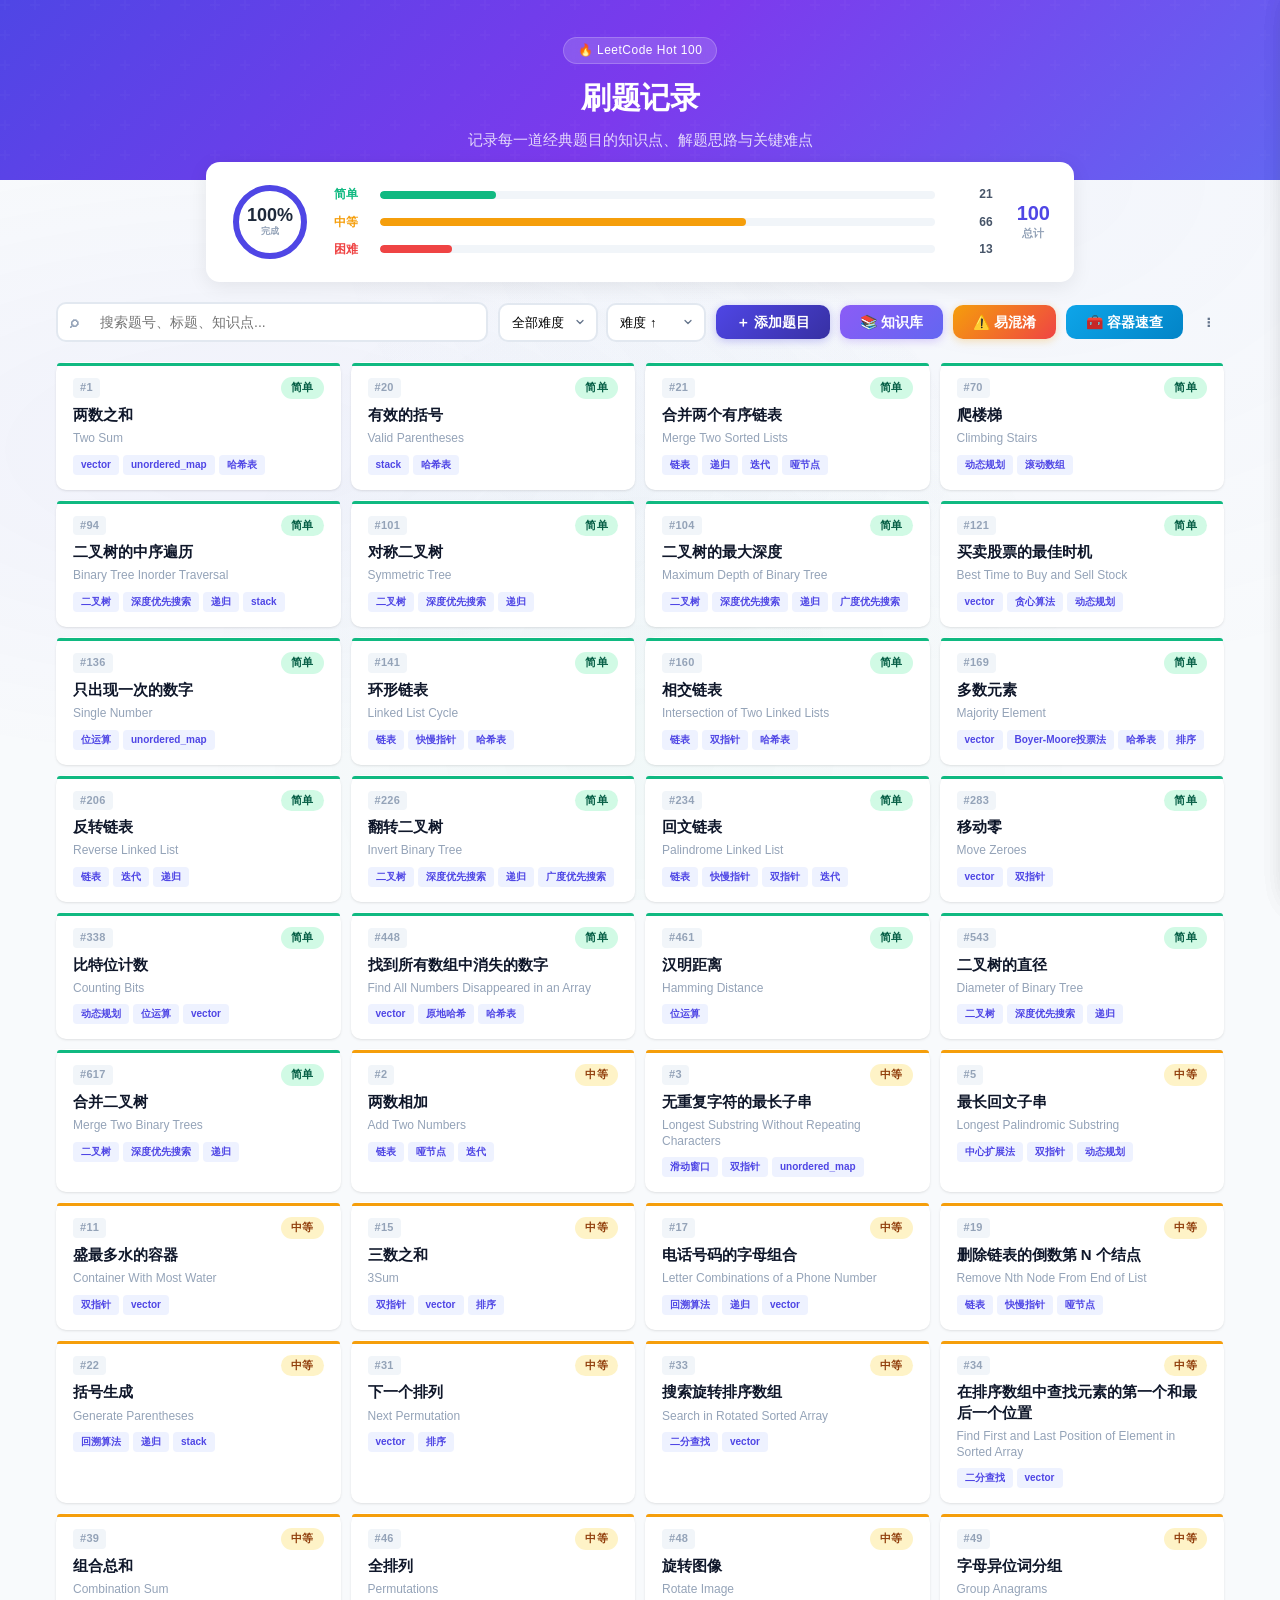
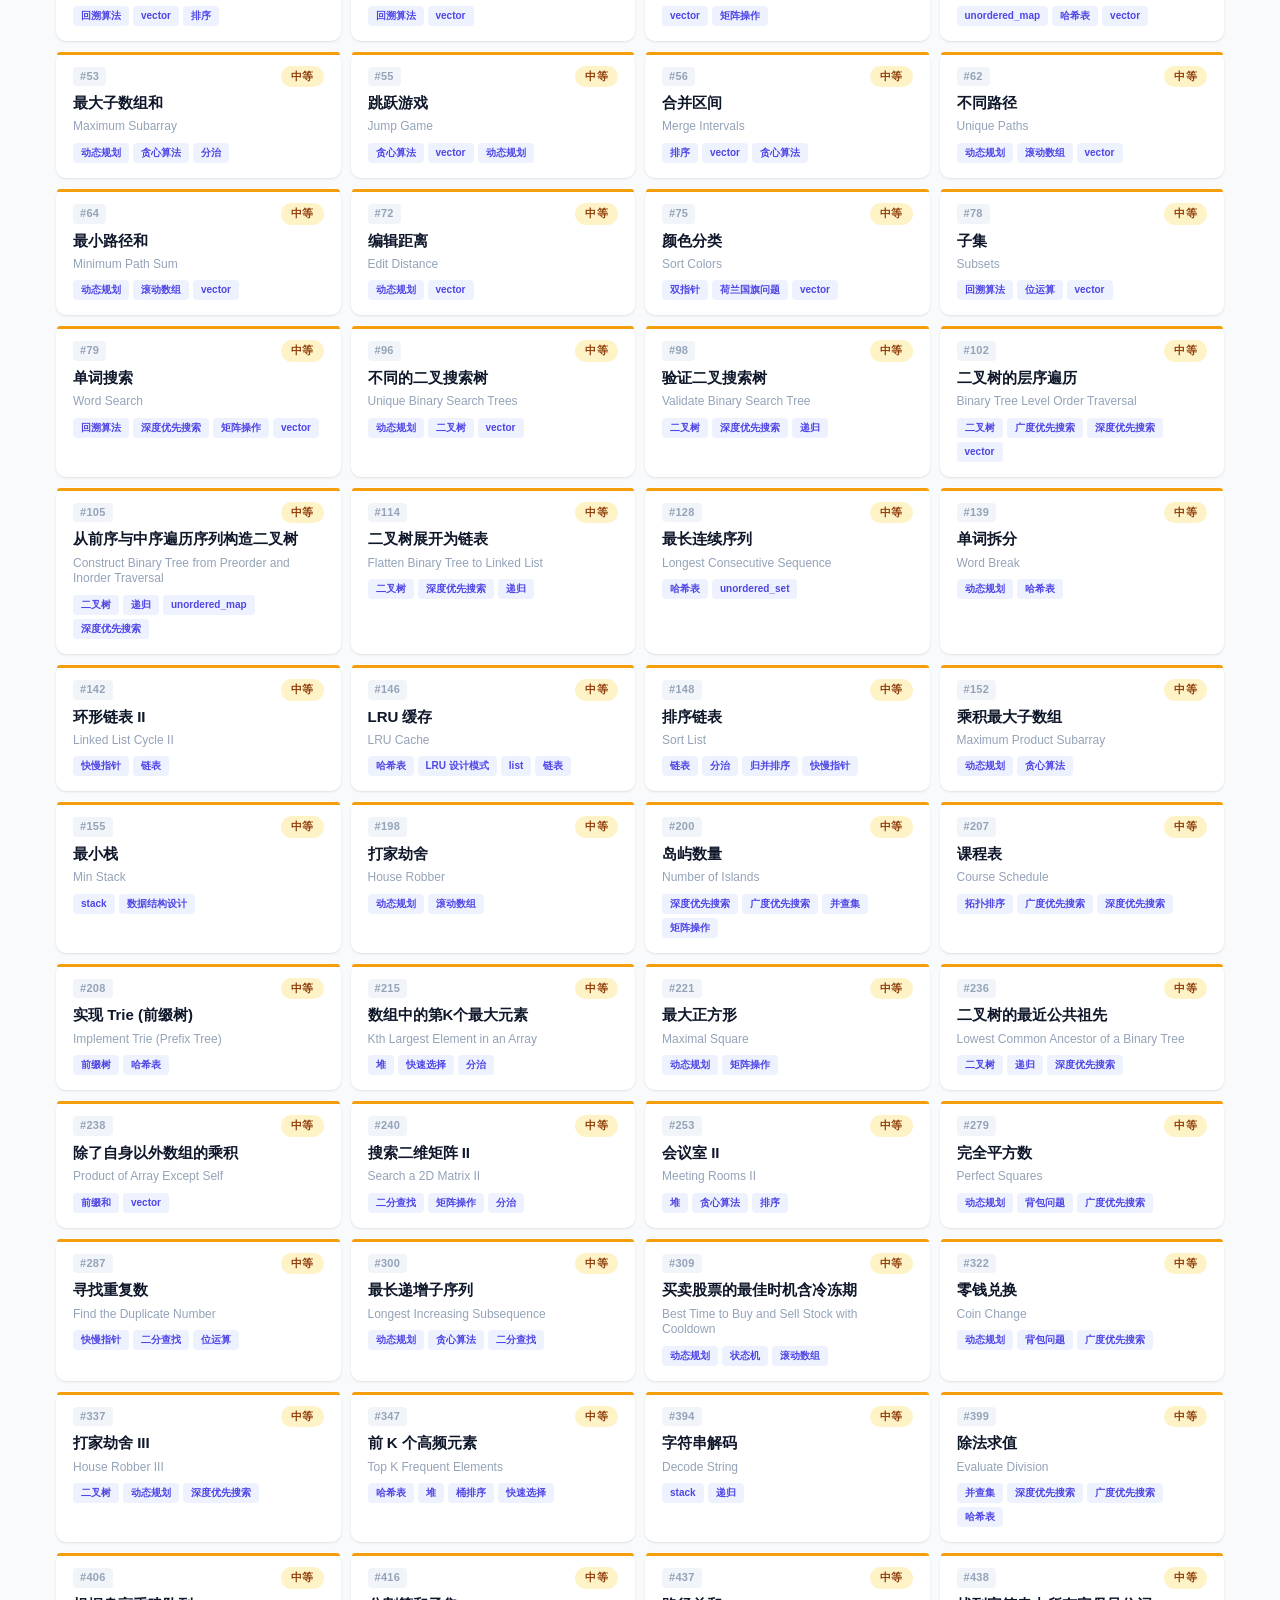
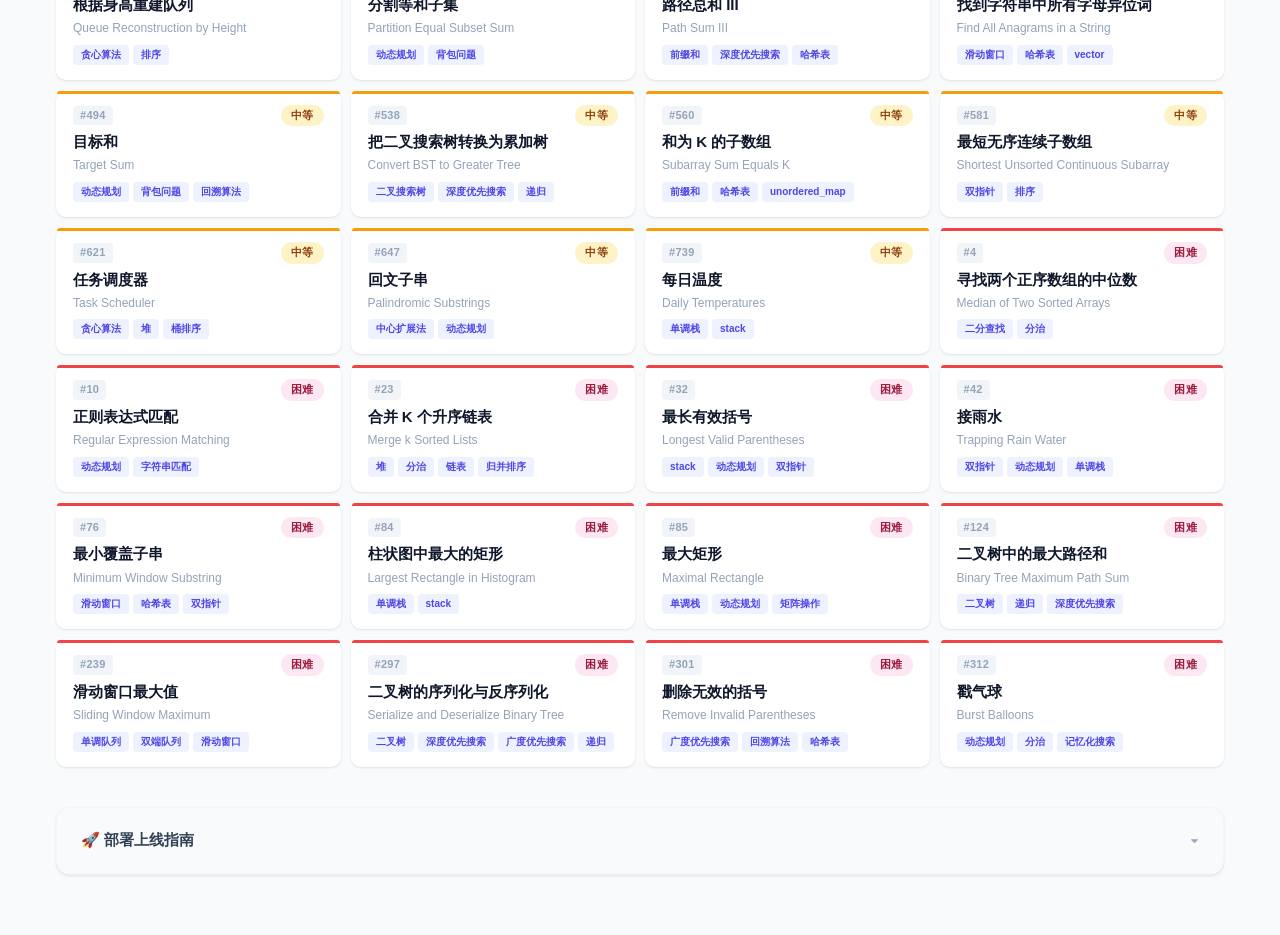
<file: index.html>
<!DOCTYPE html>
<html lang="zh-CN">
<head>
  <meta charset="UTF-8">
  <meta name="viewport" content="width=device-width, initial-scale=1.0">
  <title>LeetCode Hot 100 刷题记录</title>
  <link rel="icon" href="data:,">
  <link rel="stylesheet" href="style.css">
</head>
<body>

  <!-- ==================== HEADER ==================== -->
  <header class="header">
    <div class="header-content">
      <div class="header-badge">🔥 LeetCode Hot 100</div>
      <h1>刷题记录</h1>
      <p class="subtitle">记录每一道经典题目的知识点、解题思路与关键难点</p>
    </div>
  </header>

  <!-- ==================== PROGRESS ==================== -->
  <div class="progress-section">
    <div class="progress-card">
      <div class="progress-ring-wrap">
        <svg width="80" height="80" viewBox="0 0 80 80">
          <circle class="ring-bg" cx="40" cy="40" r="34"/>
          <circle class="ring-fg" id="progressRing" cx="40" cy="40" r="34"
            stroke-dasharray="213.6" stroke-dashoffset="213.6"/>
        </svg>
        <div class="ring-text">
          <span class="pct" id="progressPct">0%</span>
          <span class="pct-label">完成</span>
        </div>
      </div>
      <div class="progress-bars">
        <div class="progress-bar-row">
          <span class="pb-label" style="color:var(--easy)">简单</span>
          <div class="pb-track"><div class="pb-fill easy" id="barEasy"></div></div>
          <span class="pb-count" id="countEasy">0</span>
        </div>
        <div class="progress-bar-row">
          <span class="pb-label" style="color:var(--medium)">中等</span>
          <div class="pb-track"><div class="pb-fill medium" id="barMedium"></div></div>
          <span class="pb-count" id="countMedium">0</span>
        </div>
        <div class="progress-bar-row">
          <span class="pb-label" style="color:var(--hard)">困难</span>
          <div class="pb-track"><div class="pb-fill hard" id="barHard"></div></div>
          <span class="pb-count" id="countHard">0</span>
        </div>
      </div>
      <div class="stats-row">
        <div class="sr-item">
          <div class="sr-num" style="color:var(--primary)" id="statTotal">0</div>
          <div class="sr-label">总计</div>
        </div>
      </div>
    </div>
  </div>

  <!-- ==================== MAIN ==================== -->
  <div class="container">

    <!-- Toolbar -->
    <div class="toolbar">
      <div class="search-box">
        <span class="search-icon">⌕</span>
        <input type="text" id="searchInput" placeholder="搜索题号、标题、知识点..." oninput="renderCards()">
      </div>
      <div class="filters">
        <select id="filterDifficulty" onchange="renderCards()">
          <option value="">全部难度</option>
          <option value="简单">简单</option>
          <option value="中等">中等</option>
          <option value="困难">困难</option>
        </select>
        <select id="filterSort" onchange="renderCards()">
          <option value="difficulty" selected>难度 ↑</option>
          <option value="number-asc">题号 ↑</option>
          <option value="number-desc">题号 ↓</option>
          <option value="title">标题 A-Z</option>
          <option value="newest">最近添加</option>
        </select>
      </div>
      <button class="btn btn-primary" onclick="openAddModal()">＋ 添加题目</button>
      <button class="btn btn-knowledge" onclick="openKnowledgePanel()">📚 知识库</button>
      <button class="btn btn-confusion" onclick="openConfusionPanel()">⚠️ 易混淆</button>
      <button class="btn btn-container" onclick="openContainerPanel()">🧰 容器速查</button>
      <div class="dropdown-wrap">
        <button class="btn btn-ghost" onclick="toggleDropdown(event)" title="更多操作">⋮</button>
        <div class="dropdown-menu" id="dropdownMenu">
          <button class="dropdown-item" onclick="exportData()">📤 导出题目数据</button>
          <button class="dropdown-item" onclick="document.getElementById('importFileInput').click()">📥 导入题目数据</button>
          <button class="dropdown-item" onclick="exportKnowledgeData()">📤 导出知识库</button>
          <button class="dropdown-item" onclick="document.getElementById('importKnowledgeInput').click()">📥 导入知识库</button>
          <button class="dropdown-item" onclick="exportConfusionData()">📤 导出易混淆点</button>
          <button class="dropdown-item" onclick="document.getElementById('importConfusionInput').click()">📥 导入易混淆点</button>
          <button class="dropdown-item" onclick="resetAllData()">🗑️ 重置所有数据</button>
        </div>
      </div>
      <input type="file" id="importFileInput" accept=".json" style="display:none" onchange="importData(event)">
      <input type="file" id="importKnowledgeInput" accept=".json" style="display:none" onchange="importKnowledgeData(event)">
      <input type="file" id="importConfusionInput" accept=".json" style="display:none" onchange="importConfusionData(event)">
    </div>

    <!-- Card Grid -->
    <div id="cardGrid" class="card-grid"></div>

    <!-- Deploy Guide -->
    <div class="deploy-section">
      <div class="deploy-header" onclick="toggleDeploy(this)">
        <h3>🚀 部署上线指南</h3>
        <span class="deploy-toggle">▾</span>
      </div>
      <div class="deploy-body">
        <h4>📌 关于数据存储</h4>
        <p>所有数据保存在浏览器 <strong>localStorage</strong> 中，不会上传到任何服务器。数据按「题目」和「知识库」分开存储，迁移时分别导出导入。</p>

        <h4>方式一：GitHub Pages（推荐，免费）</h4>
        <div class="deploy-card">
          <div class="dc-title">📖 步骤说明</div>
          <div class="dc-desc">
            <ol style="padding-left:16px;margin:6px 0 0;">
              <li>在 GitHub 创建仓库（如 <code>leetcode-hot100</code>）</li>
              <li>上传 <code>index.html</code>、<code>style.css</code>、<code>app.js</code> 三个文件</li>
              <li>进入 Settings → Pages，Source 设为 <code>main</code> 分支</li>
              <li>访问 <code>https://你的用户名.github.io/leetcode-hot100/</code></li>
            </ol>
          </div>
        </div>

        <h4>方式二：Vercel</h4>
        <div class="deploy-card">
          <div class="dc-title">📖 步骤说明</div>
          <div class="dc-desc">
            <ol style="padding-left:16px;margin:6px 0 0;">
              <li>访问 <a href="https://vercel.com" target="_blank" style="color:var(--primary)">vercel.com</a> 用 GitHub 登录</li>
              <li>点击 Add New → Project，导入仓库</li>
              <li>部署后获得 <code>.vercel.app</code> 域名</li>
            </ol>
          </div>
        </div>

        <h4>方式三：Netlify（拖拽即部署）</h4>
        <div class="deploy-card">
          <div class="dc-title">📖 步骤说明</div>
          <div class="dc-desc">
            <ol style="padding-left:16px;margin:6px 0 0;">
              <li>访问 <a href="https://app.netlify.com" target="_blank" style="color:var(--primary)">app.netlify.com</a></li>
              <li>将整个文件夹拖拽到 Sites 区域</li>
              <li>自动部署完成</li>
            </ol>
          </div>
        </div>
      </div>
    </div>
  </div>

  <!-- ==================== PROBLEM FORM MODAL ==================== -->
  <div class="modal-overlay" id="formModal">
    <div class="modal">
      <div class="modal-header">
        <h2 id="formModalTitle">添加题目</h2>
        <button class="close-btn" onclick="closeFormModal()">✕</button>
      </div>
      <div class="modal-body">
        <div class="form-row">
          <div class="form-group">
            <label>题号 <span class="required">*</span></label>
            <input type="number" id="inputNumber" min="1" placeholder="如 1">
          </div>
          <div class="form-group">
            <label>难度 <span class="required">*</span></label>
            <select id="inputDifficulty">
              <option value="简单">简单</option>
              <option value="中等" selected>中等</option>
              <option value="困难">困难</option>
            </select>
          </div>
        </div>
        <div class="form-group">
          <label>中文标题 <span class="required">*</span></label>
          <input type="text" id="inputTitle" placeholder="如 两数之和">
        </div>
        <div class="form-group">
          <label>英文标题</label>
          <input type="text" id="inputTitleEn" placeholder="如 Two Sum">
        </div>
        <div class="form-group">
          <label>涉及知识点 <span class="required">*</span></label>
          <input type="text" id="inputKnowledge" placeholder="用逗号分隔，如 vector, unordered_map, 哈希表">
          <div class="hint">多个知识点请用逗号分隔</div>
        </div>
        <div class="form-group">
          <label>解题思路 <span class="required">*</span></label>
          <textarea id="inputSolution" rows="4" placeholder="描述解题思路，包括不同解法及其复杂度分析…"></textarea>
        </div>
        <div class="form-group">
          <label>关键难点</label>
          <textarea id="inputDifficulties" rows="3" placeholder="记录关键难点、易错点、边界条件…"></textarea>
        </div>
      </div>
      <div class="modal-footer">
        <button class="btn btn-secondary" onclick="closeFormModal()">取消</button>
        <button class="btn btn-primary" onclick="saveProblem()">保存</button>
      </div>
    </div>
  </div>

  <!-- ==================== PROBLEM DETAIL MODAL ==================== -->
  <div class="modal-overlay detail-modal" id="detailModal">
    <div class="modal">
      <div class="modal-header">
        <h2>题目详情</h2>
        <button class="close-btn" onclick="closeDetailModal()">✕</button>
      </div>
      <div class="modal-body" id="detailBody"></div>
      <div class="modal-footer">
        <button class="btn btn-secondary btn-sm" onclick="editFromDetail()">✏️ 编辑</button>
        <button class="btn btn-danger btn-sm" onclick="deleteFromDetail()">🗑️ 删除</button>
      </div>
    </div>
  </div>

  <!-- ==================== KNOWLEDGE SIDEBAR ==================== -->
  <div class="knowledge-overlay" id="knowledgeOverlay" onclick="closeKnowledgePanel()"></div>
  <div class="knowledge-panel" id="knowledgePanel">
    <div class="knowledge-panel-header">
      <button class="kph-back" id="knowledgeBackBtn" onclick="showKnowledgeList()">←</button>
      <div class="kph-title" id="knowledgePanelTitle">📚 知识库</div>
      <button class="kph-close" onclick="closeKnowledgePanel()">✕</button>
    </div>
    <div class="knowledge-panel-body" id="knowledgePanelBody"></div>
  </div>

  <!-- ==================== CONTAINER SIDEBAR ==================== -->
  <div class="knowledge-overlay" id="containerOverlay" onclick="closeContainerPanel()"></div>
  <div class="knowledge-panel" id="containerPanel">
    <div class="knowledge-panel-header">
      <button class="kph-back" id="containerBackBtn" onclick="renderContainerList()">←</button>
      <div class="kph-title" id="containerPanelTitle">🧰 STL 容器速查</div>
      <button class="kph-close" onclick="closeContainerPanel()">✕</button>
    </div>
    <div class="knowledge-panel-body" id="containerPanelBody"></div>
  </div>

  <!-- ==================== KNOWLEDGE FORM MODAL ==================== -->
  <div class="modal-overlay" id="knowledgeFormModal">
    <div class="modal">
      <div class="modal-header">
        <h2 id="kfTitle">添加知识点</h2>
        <button class="close-btn" onclick="closeKnowledgeForm()">✕</button>
      </div>
      <div class="modal-body">
        <div class="form-row">
          <div class="form-group">
            <label>知识点名称 <span class="required">*</span></label>
            <input type="text" id="kfName" placeholder="如 vector">
          </div>
          <div class="form-group">
            <label>分类 <span class="required">*</span></label>
            <input type="text" id="kfCategory" placeholder="如 STL 容器、算法思想">
          </div>
        </div>
        <div class="form-group">
          <label>一句话概括 <span class="required">*</span></label>
          <input type="text" id="kfSummary" placeholder="如 动态数组，支持随机访问">
        </div>
        <div class="form-group">
          <label>详细概念介绍 <span class="required">*</span></label>
          <textarea id="kfContent" rows="4" placeholder="详细介绍该知识点的概念、原理…"></textarea>
        </div>
        <div class="form-group">
          <label>常用方法 / API</label>
          <textarea id="kfMethods" rows="4" placeholder="格式：方法名 | 说明 | 时间复杂度&#10;如：push_back() | 尾部添加元素 | 均摊 O(1)"></textarea>
          <div class="hint">每行一条，用 | 分隔方法名、说明、时间复杂度</div>
        </div>
        <div class="form-group">
          <label>刷题技巧</label>
          <textarea id="kfTips" rows="3" placeholder="总结该知识点在 LeetCode 刷题中的使用技巧…"></textarea>
        </div>
      </div>
      <div class="modal-footer">
        <button class="btn btn-secondary" onclick="closeKnowledgeForm()">取消</button>
        <button class="btn btn-primary" onclick="saveKnowledge()">保存</button>
      </div>
    </div>
  </div>

  <!-- ==================== CONFUSION SIDEBAR ==================== -->
  <div class="knowledge-overlay" id="confusionOverlay" onclick="closeConfusionPanel()"></div>
  <div class="knowledge-panel" id="confusionPanel">
    <div class="knowledge-panel-header">
      <button class="kph-back" id="confusionBackBtn" onclick="showConfusionList()">←</button>
      <div class="kph-title" id="confusionPanelTitle">⚠️ 易混淆点</div>
      <button class="kph-close" onclick="closeConfusionPanel()">✕</button>
    </div>
    <div class="knowledge-panel-body" id="confusionPanelBody"></div>
  </div>

  <!-- ==================== CONFUSION FORM MODAL ==================== -->
  <div class="modal-overlay" id="confusionFormModal">
    <div class="modal">
      <div class="modal-header">
        <h2 id="cfTitle">添加易混淆点</h2>
        <button class="close-btn" onclick="closeConfusionForm()">✕</button>
      </div>
      <div class="modal-body">
        <div class="form-row">
          <div class="form-group">
            <label>标题 <span class="required">*</span></label>
            <input type="text" id="cfTitleInput" placeholder="如 二分查找循环条件 left <= right vs left < right">
          </div>
          <div class="form-group">
            <label>所属主题 <span class="required">*</span></label>
            <input type="text" id="cfCategory" placeholder="如 二分查找、回溯、双指针">
          </div>
        </div>
        <div class="form-group">
          <label>易混淆的内容 <span class="required">*</span></label>
          <textarea id="cfConfusion" rows="3" placeholder="描述两个（或多个）容易搞混的点是什么…"></textarea>
        </div>
        <div class="form-group">
          <label>区别与理解 <span class="required">*</span></label>
          <textarea id="cfDifference" rows="4" placeholder="解释它们的本质区别、各自适用场景、如何记忆…"></textarea>
        </div>
        <div class="form-group">
          <label>代码示例</label>
          <textarea id="cfExample" rows="4" placeholder="给出对比的代码片段（可选）"></textarea>
        </div>
        <div class="form-group">
          <label>记忆口诀 / 注意事项</label>
          <textarea id="cfTips" rows="3" placeholder="一句话记忆技巧，或易踩的坑…"></textarea>
        </div>
      </div>
      <div class="modal-footer">
        <button class="btn btn-secondary" onclick="closeConfusionForm()">取消</button>
        <button class="btn btn-primary" onclick="saveConfusion()">保存</button>
      </div>
    </div>
  </div>

  <!-- ==================== TOAST ==================== -->
  <div class="toast-container" id="toastContainer"></div>

  <!-- ==================== SCRIPTS ==================== -->
  <script src="app.js"></script>
</body>
</html>
</file>
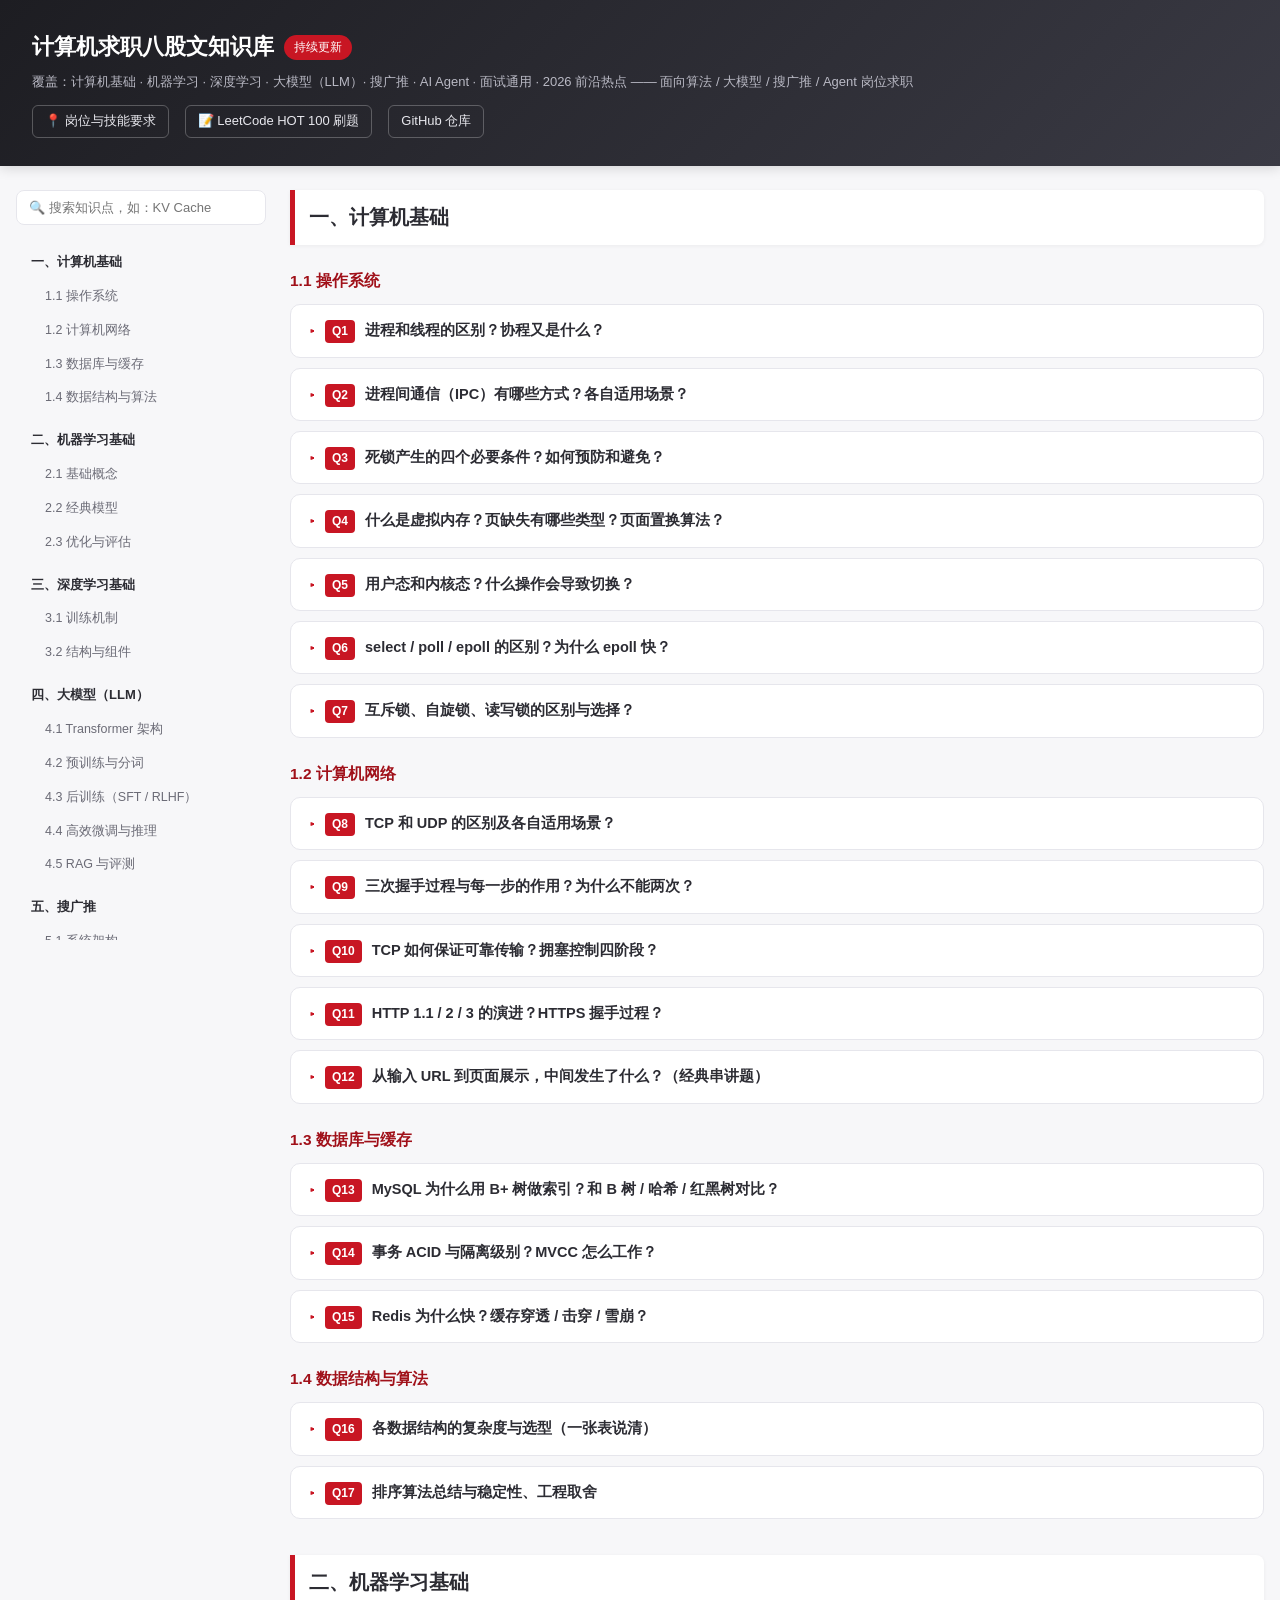
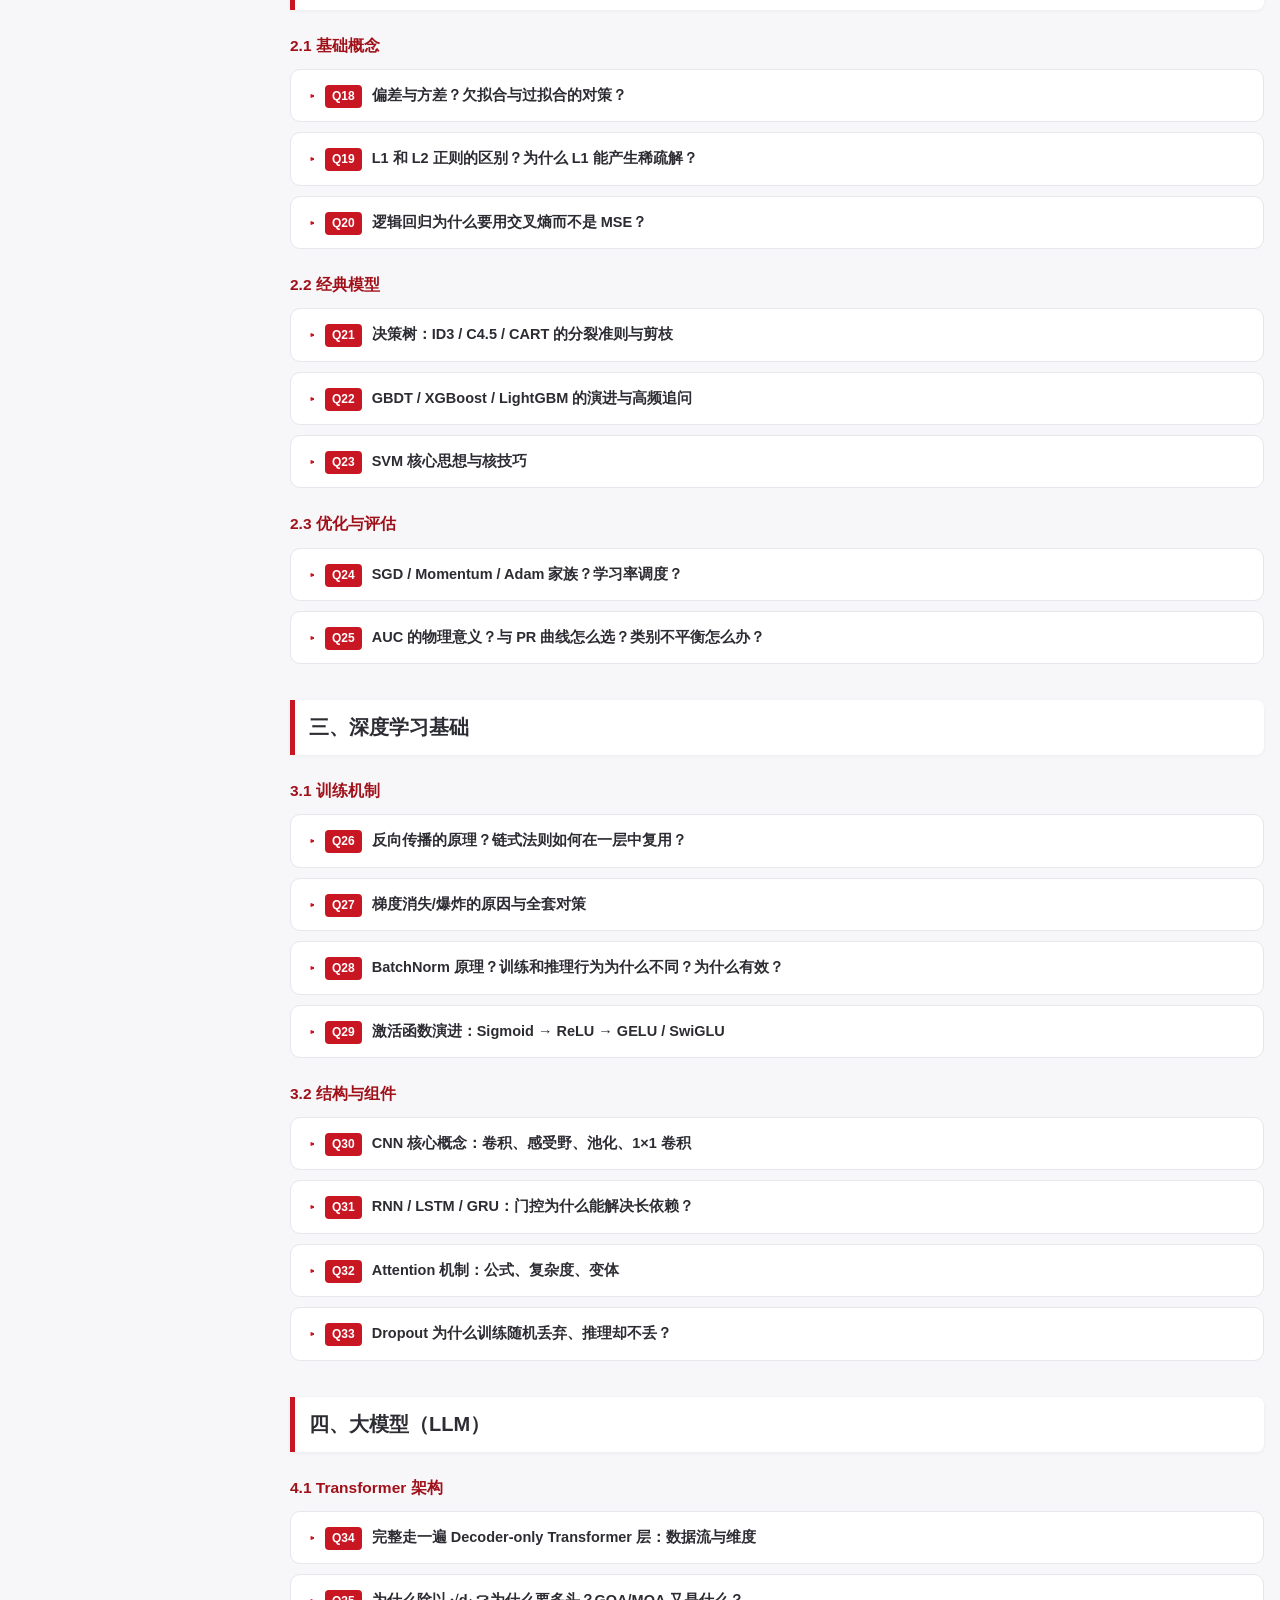
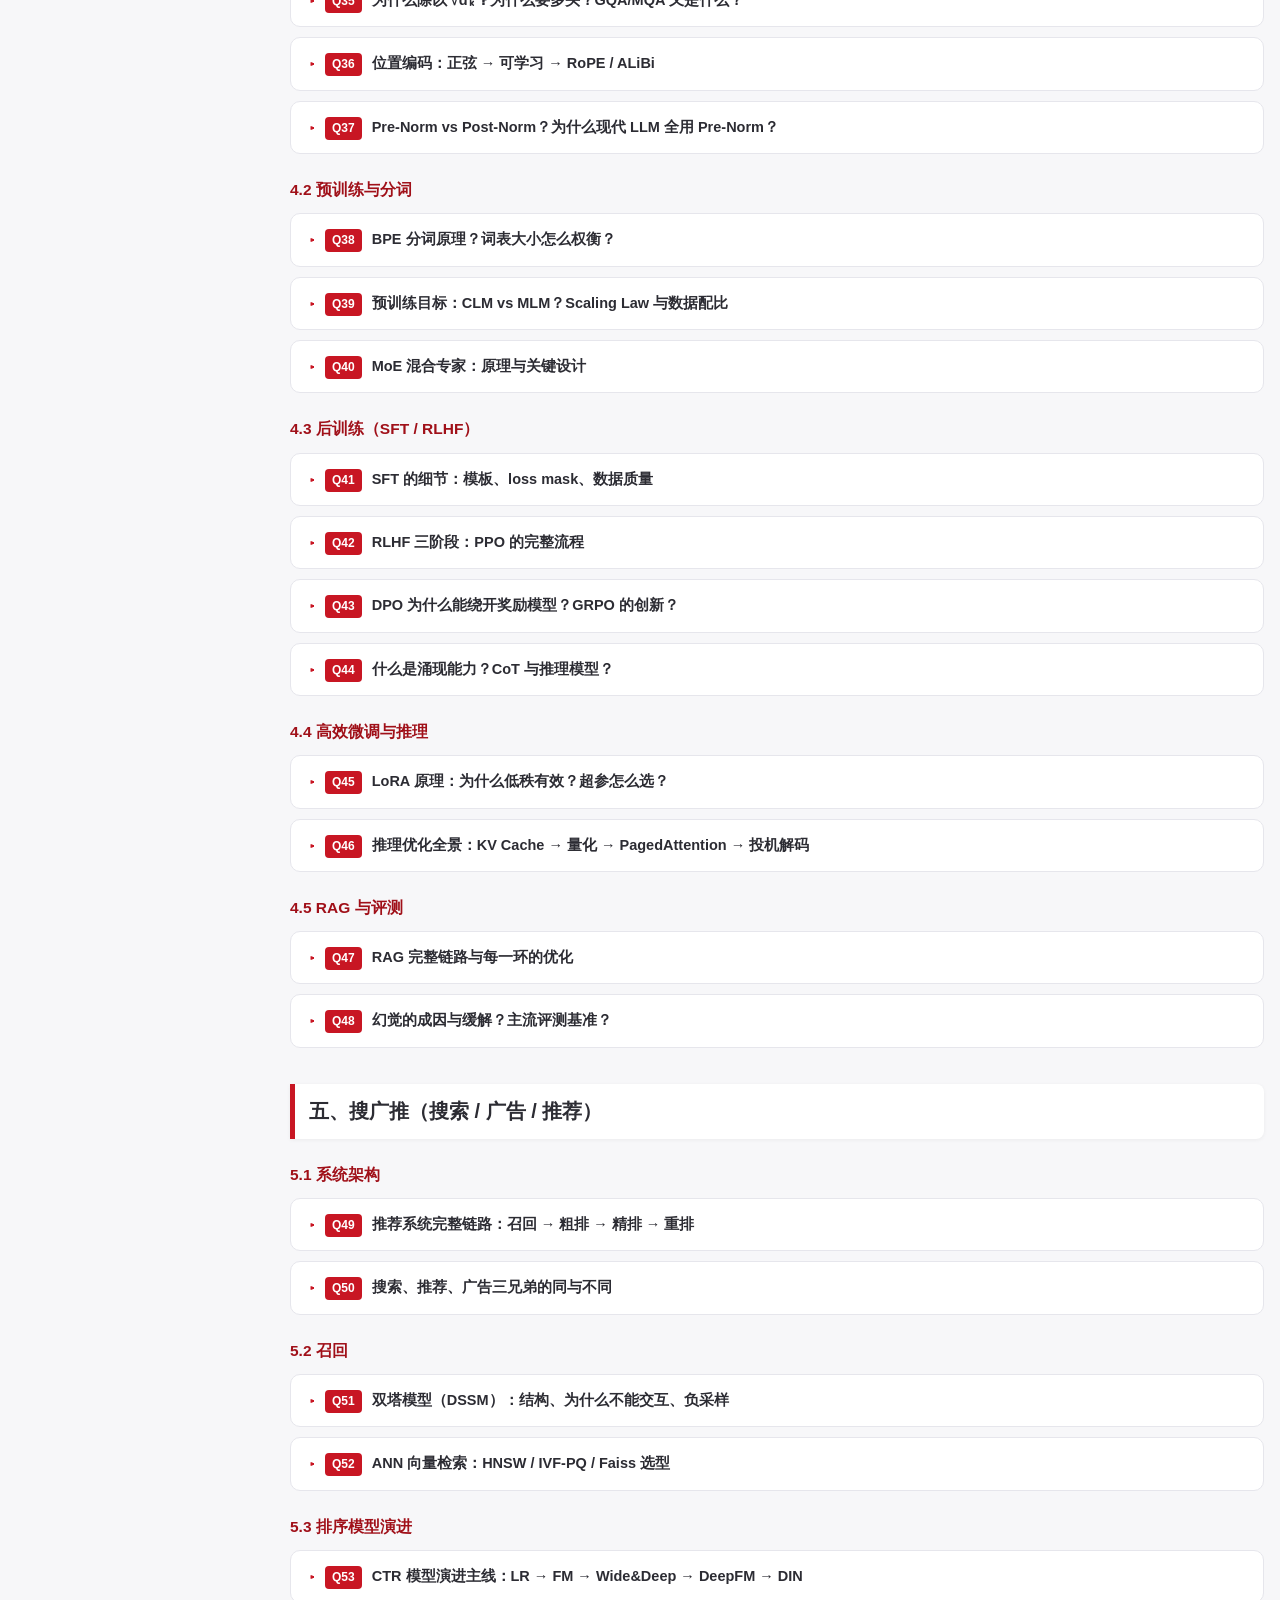
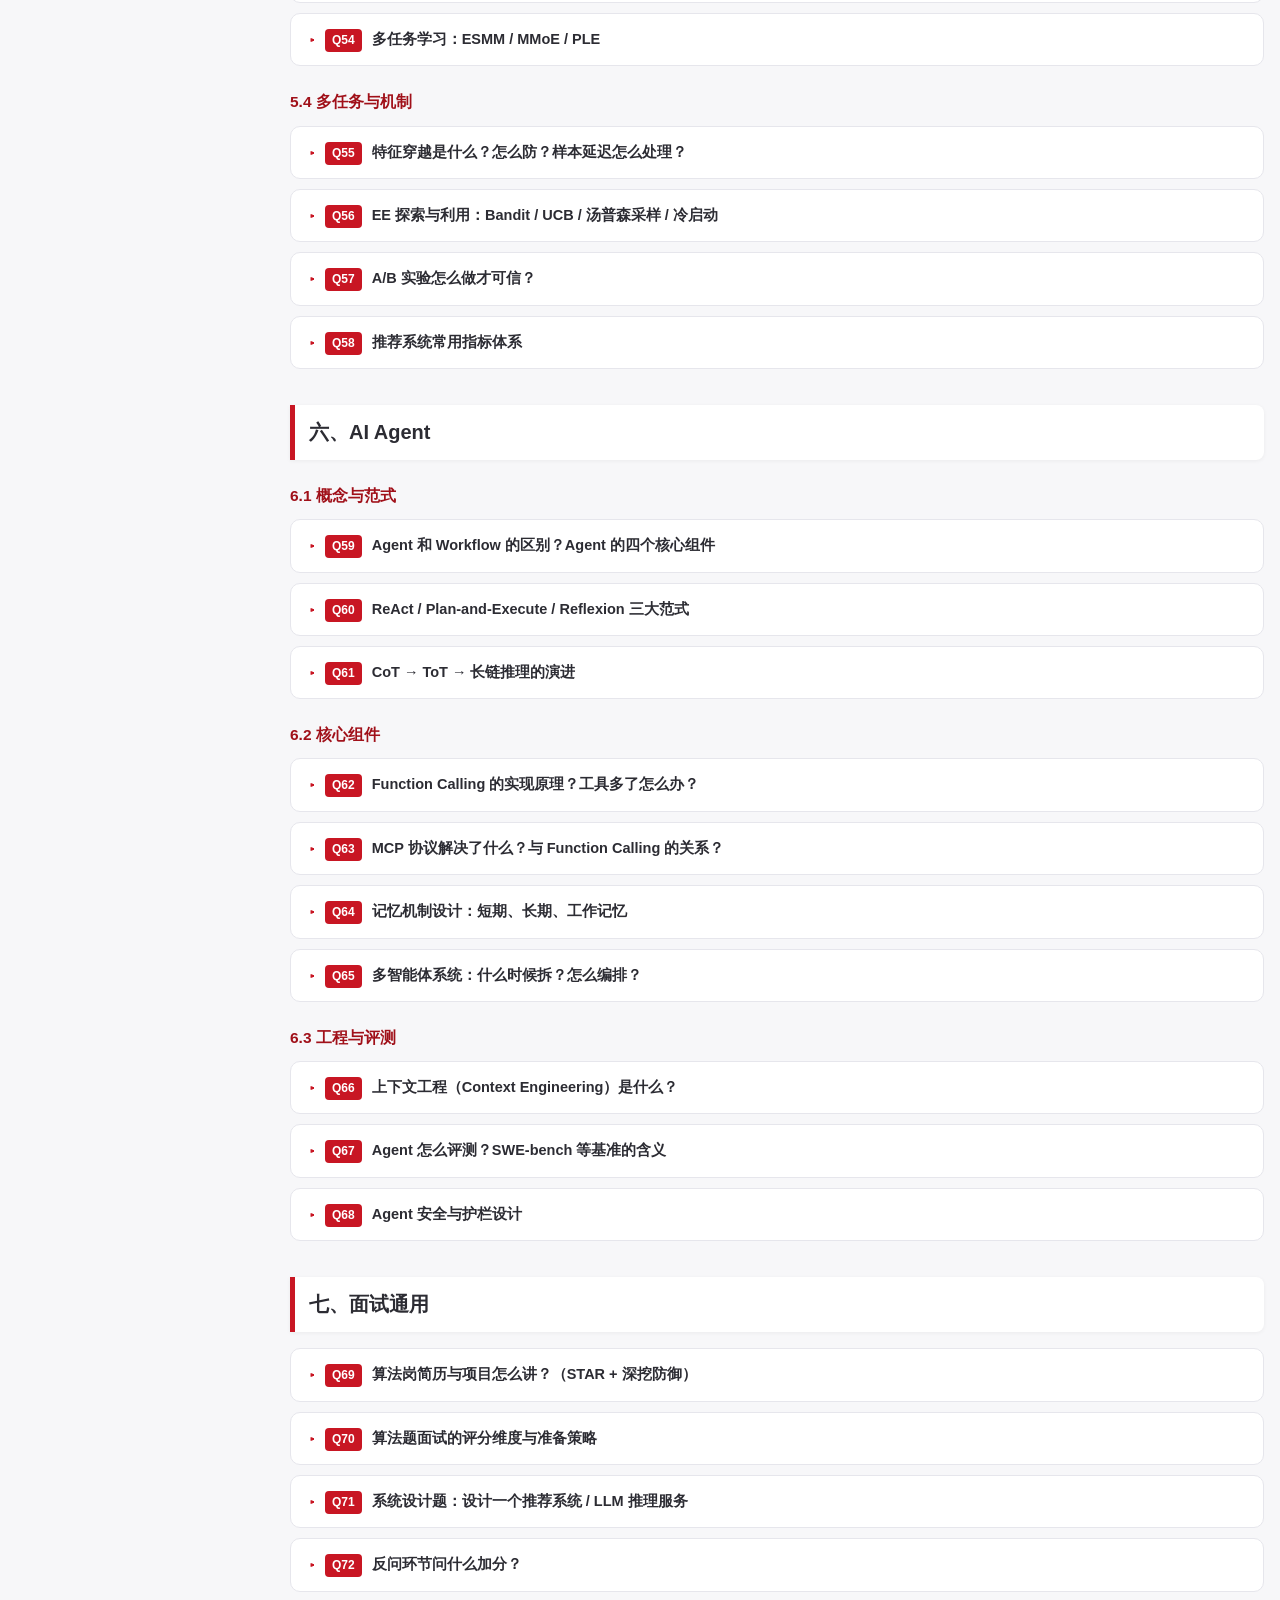
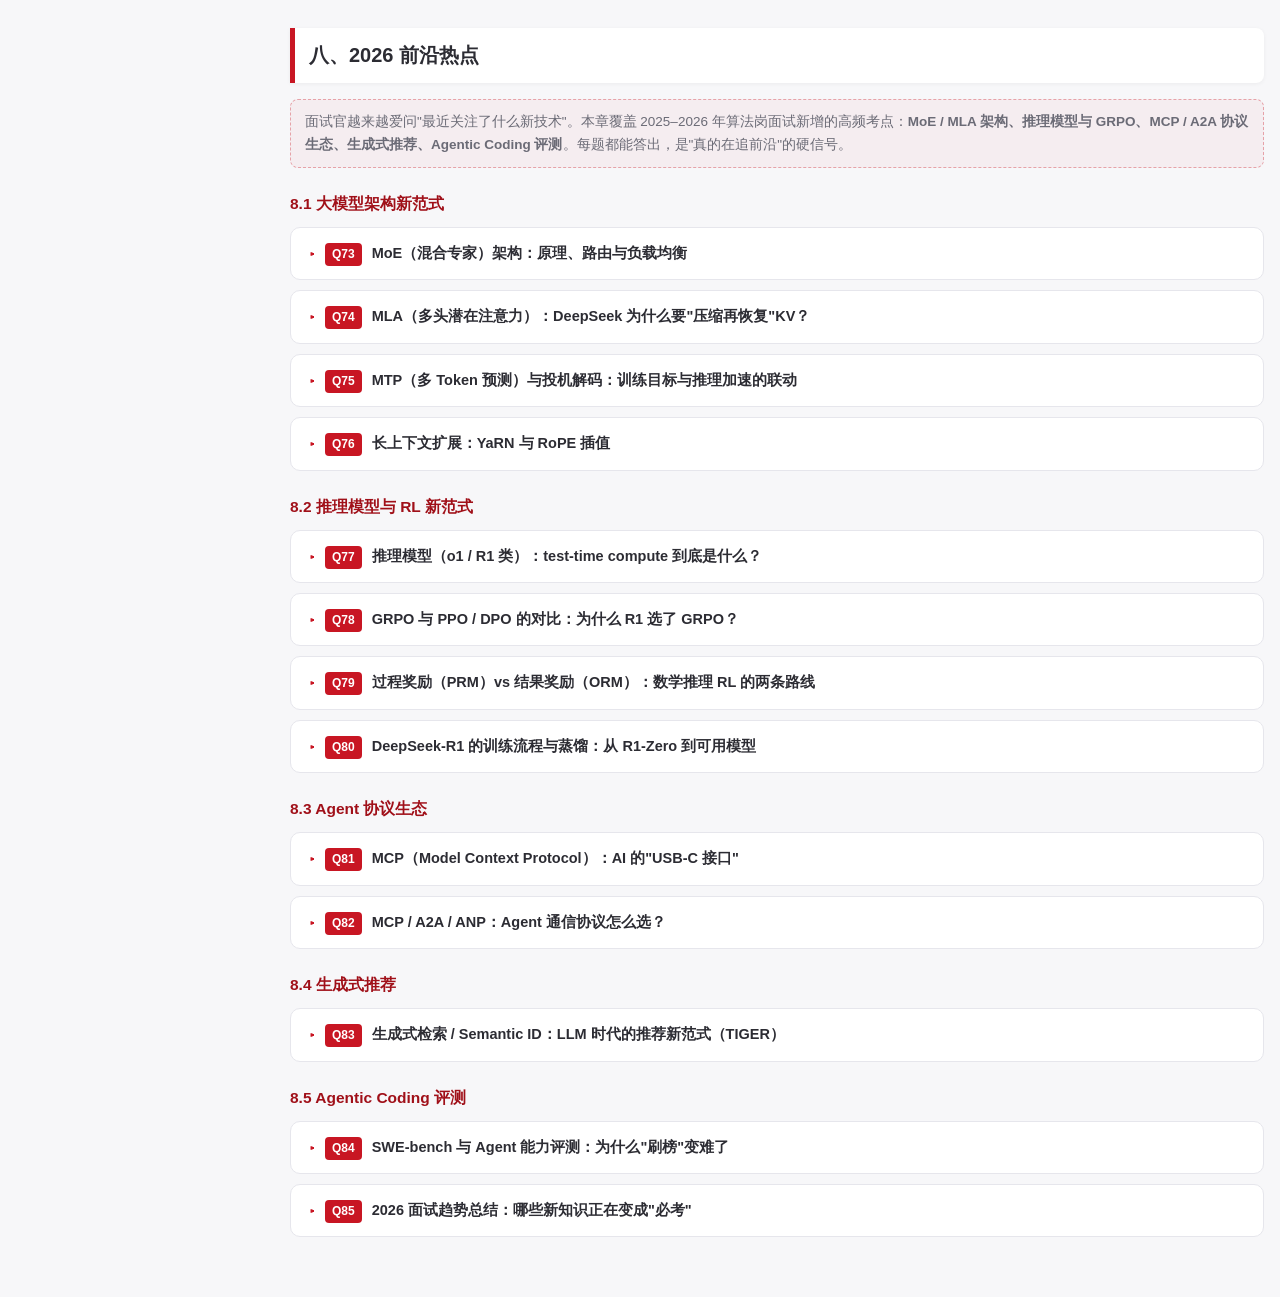
<file: baguwen/index.html>
<!DOCTYPE html>
<html lang="zh-CN">
<head>
<meta charset="UTF-8">
<meta name="viewport" content="width=device-width, initial-scale=1.0">
<title>计算机求职八股文知识库</title>
<style>
:root {
  --accent: #C81623; --accent-dark: #A01019; --bg: #f7f7f9; --card: #fff;
  --text: #2c2c33; --muted: #6b6b76; --border: #e6e6ec; --code-bg: #f2f2f5;
}
* { margin: 0; padding: 0; box-sizing: border-box; }
body { font-family: -apple-system, "PingFang SC", "Microsoft YaHei", sans-serif; background: var(--bg); color: var(--text); line-height: 1.75; }
header { background: linear-gradient(135deg, #1d1d22 0%, #3a3a44 100%); color: #fff; padding: 28px 32px; position: sticky; top: 0; z-index: 100; box-shadow: 0 2px 12px rgba(0,0,0,.15); }
header h1 { font-size: 22px; display: flex; align-items: center; gap: 10px; flex-wrap: wrap; }
header h1 .tag { font-size: 12px; background: var(--accent); padding: 2px 10px; border-radius: 999px; font-weight: normal; }
header .sub { font-size: 13px; color: #b9b9c4; margin-top: 4px; }
header nav { margin-top: 12px; display: flex; gap: 16px; flex-wrap: wrap; }
header nav a { color: #e8e8ee; font-size: 13px; text-decoration: none; padding: 4px 12px; border: 1px solid rgba(255,255,255,.25); border-radius: 6px; transition: all .2s; }
header nav a:hover { background: var(--accent); border-color: var(--accent); }
.layout { display: flex; max-width: 1400px; margin: 0 auto; gap: 24px; padding: 24px 16px; }
aside { width: 250px; flex-shrink: 0; position: sticky; top: 130px; align-self: flex-start; max-height: calc(100vh - 150px); overflow-y: auto; }
aside .search { width: 100%; padding: 9px 12px; border: 1.5px solid var(--border); border-radius: 8px; font-size: 13px; margin-bottom: 12px; outline: none; }
aside .search:focus { border-color: var(--accent); }
aside a { display: block; padding: 6px 12px; font-size: 13px; color: var(--muted); text-decoration: none; border-left: 3px solid transparent; border-radius: 0 6px 6px 0; }
aside a:hover { color: var(--accent); background: rgba(200,22,35,.05); }
aside a.lvl1 { font-weight: 600; color: var(--text); margin-top: 8px; }
aside a.lvl2 { padding-left: 26px; font-size: 12.5px; }
main { flex: 1; min-width: 0; }
section { margin-bottom: 36px; }
.secIntro { font-size: 13.5px; color: var(--muted); background: rgba(200,22,35,.04); border: 1px dashed rgba(200,22,35,.35); border-radius: 8px; padding: 10px 14px; margin: 10px 0 14px; }
h2 { font-size: 20px; padding: 10px 0 10px 14px; border-left: 5px solid var(--accent); margin-bottom: 16px; background: var(--card); border-radius: 0 8px 8px 0; box-shadow: 0 1px 4px rgba(0,0,0,.05); }
h3 { font-size: 15.5px; color: var(--accent-dark); margin: 22px 0 10px; }
details { background: var(--card); border: 1px solid var(--border); border-radius: 10px; margin-bottom: 10px; overflow: hidden; transition: box-shadow .2s; }
details:hover { box-shadow: 0 2px 10px rgba(0,0,0,.06); }
details[open] { border-color: rgba(200,22,35,.35); }
summary { padding: 13px 18px; font-weight: 600; font-size: 14.5px; cursor: pointer; list-style: none; display: flex; align-items: baseline; gap: 10px; user-select: none; }
summary::-webkit-details-marker { display: none; }
summary::before { content: "▸"; color: var(--accent); font-size: 12px; transition: transform .2s; flex-shrink: 0; }
details[open] summary::before { transform: rotate(90deg); }
summary .qno { font-size: 12px; color: #fff; background: var(--accent); border-radius: 4px; padding: 1px 7px; flex-shrink: 0; }
.ans { padding: 4px 20px 16px; font-size: 14px; color: #3a3a44; }
.ans p { margin: 8px 0; }
.ans ul, .ans ol { padding-left: 22px; margin: 8px 0; }
.ans li { margin: 4px 0; }
.ans b, .ans strong { color: #1d1d22; }
.ans code { background: var(--code-bg); padding: 1px 6px; border-radius: 4px; font-size: 13px; font-family: "JetBrains Mono", Consolas, monospace; color: var(--accent-dark); }
.ans pre { background: #24242e; color: #e8e8ee; padding: 14px 16px; border-radius: 8px; overflow-x: auto; font-size: 13px; line-height: 1.6; margin: 10px 0; }
.ans pre code { background: none; color: inherit; padding: 0; }
.ans table { width: 100%; border-collapse: collapse; margin: 10px 0; font-size: 13px; }
.ans th, .ans td { border: 1px solid var(--border); padding: 7px 10px; text-align: left; }
.ans th { background: var(--code-bg); font-weight: 600; }
.key { color: var(--accent); font-weight: 600; }
.hidden { display: none; }
#noResult { text-align: center; color: var(--muted); padding: 40px; display: none; }
#backTop { position: fixed; right: 24px; bottom: 30px; width: 42px; height: 42px; border-radius: 50%; background: var(--accent); color: #fff; border: none; font-size: 18px; cursor: pointer; box-shadow: 0 4px 12px rgba(200,22,35,.4); opacity: 0; transition: opacity .3s; pointer-events: none; z-index: 99; }
#backTop.show { opacity: 1; pointer-events: auto; }
@media (max-width: 900px) { aside { display: none; } .layout { padding: 12px; } }
</style>
</head>
<body>
<header>
  <h1>计算机求职八股文知识库 <span class="tag">持续更新</span></h1>
  <div class="sub">覆盖：计算机基础 · 机器学习 · 深度学习 · 大模型（LLM）· 搜广推 · AI Agent · 面试通用 · 2026 前沿热点 —— 面向算法 / 大模型 / 搜广推 / Agent 岗位求职</div>
  <nav>
    <a href="jobs.html">📍 岗位与技能要求</a>
    <a href="../index.html">📝 LeetCode HOT 100 刷题</a>
    <a href="https://github.com/YandL6/project" target="_blank">GitHub 仓库</a>
  </nav>
</header>
<div class="layout">
<aside>
  <input class="search" id="searchBox" type="text" placeholder="🔍 搜索知识点，如：KV Cache">
  <nav id="sideNav">
    <a class="lvl1" href="#sec1">一、计算机基础</a>
    <a class="lvl2" href="#sec1-1">1.1 操作系统</a>
    <a class="lvl2" href="#sec1-2">1.2 计算机网络</a>
    <a class="lvl2" href="#sec1-3">1.3 数据库与缓存</a>
    <a class="lvl2" href="#sec1-4">1.4 数据结构与算法</a>
    <a class="lvl1" href="#sec2">二、机器学习基础</a>
    <a class="lvl2" href="#sec2-1">2.1 基础概念</a>
    <a class="lvl2" href="#sec2-2">2.2 经典模型</a>
    <a class="lvl2" href="#sec2-3">2.3 优化与评估</a>
    <a class="lvl1" href="#sec3">三、深度学习基础</a>
    <a class="lvl2" href="#sec3-1">3.1 训练机制</a>
    <a class="lvl2" href="#sec3-2">3.2 结构与组件</a>
    <a class="lvl1" href="#sec4">四、大模型（LLM）</a>
    <a class="lvl2" href="#sec4-1">4.1 Transformer 架构</a>
    <a class="lvl2" href="#sec4-2">4.2 预训练与分词</a>
    <a class="lvl2" href="#sec4-3">4.3 后训练（SFT / RLHF）</a>
    <a class="lvl2" href="#sec4-4">4.4 高效微调与推理</a>
    <a class="lvl2" href="#sec4-5">4.5 RAG 与评测</a>
    <a class="lvl1" href="#sec5">五、搜广推</a>
    <a class="lvl2" href="#sec5-1">5.1 系统架构</a>
    <a class="lvl2" href="#sec5-2">5.2 召回</a>
    <a class="lvl2" href="#sec5-3">5.3 排序模型演进</a>
    <a class="lvl2" href="#sec5-4">5.4 多任务与机制</a>
    <a class="lvl1" href="#sec6">六、AI Agent</a>
    <a class="lvl2" href="#sec6-1">6.1 概念与范式</a>
    <a class="lvl2" href="#sec6-2">6.2 核心组件</a>
    <a class="lvl2" href="#sec6-3">6.3 工程与评测</a>
    <a class="lvl1" href="#sec7">七、面试通用</a>
    <a class="lvl1" href="#sec8">八、2026 前沿热点</a>
    <a class="lvl2" href="#sec8-1">8.1 大模型架构新范式</a>
    <a class="lvl2" href="#sec8-2">8.2 推理模型与 RL 新范式</a>
    <a class="lvl2" href="#sec8-3">8.3 Agent 协议生态</a>
    <a class="lvl2" href="#sec8-4">8.4 生成式推荐</a>
    <a class="lvl2" href="#sec8-5">8.5 Agentic Coding 评测</a>
  </nav>
</aside>
<main>
<div id="noResult">没有匹配的知识点，换个关键词试试</div>

<!-- ================= 一、计算机基础 ================= -->
<section id="sec1">
<h2>一、计算机基础</h2>

<h3 id="sec1-1">1.1 操作系统</h3>
<details><summary><span class="qno">Q1</span>进程和线程的区别？协程又是什么？</summary><div class="ans">
<p><b>进程</b>是资源分配的基本单位，拥有独立的虚拟地址空间、文件描述符表等；<b>线程</b>是 CPU 调度的基本单位，同进程内的线程共享地址空间和资源，只拥有自己的栈、寄存器和程序计数器。</p>
<ul>
<li><b>隔离性</b>：进程间隔离（一个进程崩溃不影响其他进程），线程间不隔离（一个线程段错误可能带崩整个进程）</li>
<li><b>切换开销</b>：进程切换需切换页表（TLB 失效）、换内核栈，开销大；线程切换只保存寄存器和栈指针，开销小得多</li>
<li><b>通信方式</b>：进程间需 IPC（管道/消息队列/共享内存/信号量/socket）；线程间直接读写共享变量 + 同步原语（锁/条件变量）</li>
<li><b>协程</b>：用户态的轻量"线程"，切换不陷入内核（无需系统调用），由程序自己调度（如 Go 的 goroutine、Python 的 asyncio）。代价是协程内不能有阻塞调用，否则会卡住整个线程</li>
</ul>
<p><b>追问高频</b>：为什么有了多线程还要多进程？——隔离与安全（如 Chrome 每个标签页一个进程）；Python GIL 导致多线程无法并行 CPU 密集任务，要用多进程或协程。</p>
</div></details>

<details><summary><span class="qno">Q2</span>进程间通信（IPC）有哪些方式？各自适用场景？</summary><div class="ans">
<ul>
<li><b>管道（pipe）</b>：半双工，单向字节流，父子进程间用；命名管道（FIFO）允许无亲缘关系进程</li>
<li><b>消息队列</b>：内核中的消息链表，按类型收发，有格式边界，独立于收发进程生命周期</li>
<li><b>共享内存</b>：两进程映射同一块物理内存，<span class="key">最快</span>的 IPC（零拷贝），但必须配信号量等同步机制防止竞争。大数据量传输首选</li>
<li><b>信号量</b>：主要用于同步（P/V 操作），而非传数据</li>
<li><b>信号（signal）</b>：异步通知机制，如 SIGKILL、SIGSEGV</li>
<li><b>Socket</b>：唯一可跨主机的 IPC，本地可用 Unix Domain Socket（比 TCP socket 快，不走网络协议栈）</li>
</ul>
<p><b>面试要点</b>：共享内存为什么快——数据不需要在内核态和用户态之间来回复制，一次映射后直接读写；管道则每次 write/read 都要陷入内核并拷贝两次。</p>
</div></details>

<details><summary><span class="qno">Q3</span>死锁产生的四个必要条件？如何预防和避免？</summary><div class="ans">
<p><b>四个必要条件</b>（缺一不可，打破任一即可破死锁）：</p>
<ol>
<li><b>互斥</b>：资源一次只能被一个进程持有</li>
<li><b>持有并等待</b>：进程持有资源的同时等待别的资源</li>
<li><b>不可剥夺</b>：资源不能被强行抢走</li>
<li><b>循环等待</b>：进程间形成环形等待链</li>
</ol>
<p><b>预防</b>：一次性申请所有资源（破坏 2）；资源可抢占（破坏 3）；按全局顺序加锁（破坏 4，工程上最常用，如规定所有锁按 id 升序获取）。</p>
<p><b>避免</b>：银行家算法——分配前判断系统是否仍处于安全状态。工程上更常见的是<b>检测+恢复</b>：超时放弃锁、死锁检测线程杀掉牺牲者。</p>
<p>实际写代码层面：std::lock(mtx1, mtx2) 一次性锁多个锁避免顺序死锁；try_lock + 退避重试。</p>
</div></details>

<details><summary><span class="qno">Q4</span>什么是虚拟内存？页缺失有哪些类型？页面置换算法？</summary><div class="ans">
<p><b>虚拟内存</b>：给每个进程一个独立、连续的假象地址空间，通过页表映射到物理内存/磁盘。作用：进程隔离、按需分配（程序可以大于物理内存）、简化内存管理。</p>
<ul>
<li><b>页缺失类型</b>：① 硬缺页（页在磁盘，需 IO，代价 ~ms 级）② 软缺页（页在内存但没建立映射，如写时复制 COW 触发）③ 无效缺页（非法访问 → 段错误）</li>
<li><b>写时复制（COW）</b>：fork 后父子共享物理页，标记只读，谁写谁触发缺页再复制——fork 快的原因</li>
<li><b>置换算法</b>：FIFO（可能 Belady 异常）、LRU（近似实现：时钟/二次机会算法，硬件只给访问位）、LFU、OPT（理论最优，不可实现，用于对比）</li>
</ul>
<p><b>延伸</b>：TLB 是页表的 cache；多级页表解决页表本身太大的问题；大页（HugePage）减少 TLB miss——推理服务部署常用 2MB 大页提升性能。</p>
</div></details>

<details><summary><span class="qno">Q5</span>用户态和内核态？什么操作会导致切换？</summary><div class="ans">
<p><b>用户态</b>：只能访问受限指令和自己的地址空间；<b>内核态</b>：可执行特权指令、访问所有硬件。切换由<b>系统调用、中断、异常</b>触发。</p>
<p>切换成本高：保存/恢复寄存器、切换内核栈、页表隔离（KPTI）下还要切 CR3，一次系统调用约 1~几 μs。<b>这就是零拷贝、epoll、io_uring 等优化的动机</b>——减少陷入内核的次数和数据在内核/用户态之间的拷贝次数。</p>
</div></details>

<details><summary><span class="qno">Q6</span>select / poll / epoll 的区别？为什么 epoll 快？</summary><div class="ans">
<p>三者都是 <b>IO 多路复用</b>：一个线程监听多个 fd 的就绪事件。</p>
<table>
<tr><th></th><th>select</th><th>poll</th><th>epoll</th></tr>
<tr><td>fd 上限</td><td>FD_SETSIZE=1024</td><td>无硬限制</td><td>无（受系统内存）</td></tr>
<tr><td>fd 传递</td><td>每次调用全量拷贝进内核</td><td>同左</td><td>注册一次（epoll_ctl），事件发生时内核回调挂入就绪链表</td></tr>
<tr><td>就绪查找</td><td>O(n) 线性扫描</td><td>O(n)</td><td>O(1) 直接取就绪链表（epoll_wait）</td></tr>
<tr><td>触发模式</td><td>LT</td><td>LT</td><td>LT / <b>ET</b>（边缘触发，需非阻塞 fd + 一次读干净）</td></tr>
</table>
<p><b>epoll 快的本质</b>：把"每次注册+全量扫描"变成"注册一次 + 事件驱动回调"，活跃 fd 多时优势缩小，活跃 fd 少而监听 fd 多时（典型：长连接网关）优势巨大。</p>
<p><b>追问</b>：ET 和 LT 的区别？ET 只在状态变化时通知一次，必须一次性读完（循环 read 直到 EAGAIN），否则剩余数据不再通知；LT 只要缓冲区有数据就持续通知，编程简单但可能重复唤醒。</p>
</div></details>

<details><summary><span class="qno">Q7</span>互斥锁、自旋锁、读写锁的区别与选择？</summary><div class="ans">
<ul>
<li><b>互斥锁（mutex）</b>：拿不到就睡眠，让出 CPU。临界区较长、持锁时间不确定时用，上下文切换成本 ~μs</li>
<li><b>自旋锁（spinlock）</b>：拿不到就忙等（循环 CAS）。临界区极短（几十 ns 级）时反而省了睡眠/唤醒两次切换；内核/中断上下文只能用它（不能睡眠）</li>
<li><b>读写锁</b>：读共享、写独占。读多写少场景提升并发；注意写者可能饿死（需写优先版本）</li>
<li><b>RCU</b>：读端几乎零开销（不加锁），写端复制后原子切换指针、延迟释放旧版本——适合读极多写极少的数据结构</li>
</ul>
<p><b>经验法则</b>：持锁 &lt; 两次上下文切换的成本（约 1~2μs）→ 自旋更划算；否则睡眠锁。CAS 无锁结构适合极短操作但要注意 ABA 问题。</p>
</div></details>

<h3 id="sec1-2">1.2 计算机网络</h3>
<details><summary><span class="qno">Q8</span>TCP 和 UDP 的区别及各自适用场景？</summary><div class="ans">
<p><b>TCP</b>：面向连接、可靠传输（确认+重传+排序）、流量控制（滑动窗口）/ 拥塞控制、字节流（无消息边界）、点对点。头部 20B+。</p>
<p><b>UDP</b>：无连接、尽力而为、数据报（有边界）、支持一对多广播/组播。头部 8B，开销小延迟低。</p>
<ul>
<li>TCP 适用：HTTP/文件传输/数据库连接——不能丢的场景</li>
<li>UDP 适用：音视频（丢几帧无妨，延迟敏感）、DNS 查询、游戏、QUIC（在 UDP 上自己实现了可靠传输，绕开 TCP 内核栈的历史包袱 + 支持连接迁移）</li>
</ul>
<p><b>追问</b>：视频会议为什么不用 TCP？——TCP 队头阻塞 + 重传放大延迟，实时性优先于完整性，宁可丢帧；且弱网下 TCP 拥塞控制会主动降速，画质雪崩。</p>
</div></details>

<details><summary><span class="qno">Q9</span>三次握手过程与每一步的作用？为什么不能两次？</summary><div class="ans">
<pre><code>Client            Server
  | ---- SYN (seq=x) ----> |   ①客户端进入 SYN_SENT
  | <-- SYN+ACK (seq=y, --> |   ②服务器进入 SYN_RCVD
  |        ack=x+1)        |
  | ---- ACK (ack=y+1) --> |   ③双方 ESTABLISHED</code></pre>
<p><b>为什么三次</b>：核心是<b>双方都要确认"我的发送和接收能力都正常"</b>。两次握手时，服务端无法确认自己发出的 SYN 被收到；且历史重复的 SYN（旧连接的迟到报文）会让服务端单方面建立连接、白耗资源——经典"陈旧连接请求"问题。</p>
<p><b>四次挥手中 TIME_WAIT 为什么等 2MSL</b>：① 确保最后一个 ACK 能到达对方（丢了对方会重传 FIN，我还能再回 ACK）；② 让本连接的旧报文在网络中自然消亡，避免污染新连接。TIME_WAIT 在主动关闭方，持续 1~4 分钟，高并发短连接服务器的经典问题（解法：长连接复用、tcp_tw_reuse、负载均衡）。</p>
</div></details>

<details><summary><span class="qno">Q10</span>TCP 如何保证可靠传输？拥塞控制四阶段？</summary><div class="ans">
<p><b>可靠性机制</b>：序列号 + 确认应答（累计 ACK）、超时重传（RTO 自适应）、快速重传（3 个冗余 ACK）、滑动窗口流量控制（接收方通告 rwnd）、校验和、按序交付去重。</p>
<p><b>拥塞控制</b>（针对网络，区别于流量控制针对接收方）：</p>
<ol>
<li><b>慢启动</b>：cwnd 从 1 MSS 起，每 RTT 翻倍（指数增长）到 ssthresh</li>
<li><b>拥塞避免</b>：超过 ssthresh 后每 RTT +1 MSS（线性，AIMD）</li>
<li><b>拥塞发生</b>：超时 → ssthresh = cwnd/2，cwnd 重置为 1，重新慢启动（剧烈）；3 个冗余 ACK → 快速恢复：cwnd 减半后线性增长（温和）</li>
<li><b>快速恢复</b>：配合快速重传的过渡状态</li>
</ol>
<p>现代默认 <b>CUBIC</b>（Linux），Google 的 <b>BBR</b> 改为主动测量带宽和 RTT、不依赖丢包信号，长肥管道（高带宽高延迟）下吞吐显著更好——大模型推理服务的流式输出也受益于此。</p>
</div></details>

<details><summary><span class="qno">Q11</span>HTTP 1.1 / 2 / 3 的演进？HTTPS 握手过程？</summary><div class="ans">
<ul>
<li><b>HTTP/1.1</b>：长连接（keep-alive）、管道化（但队头阻塞）、Host 头支持虚拟主机、Chunked 分块传输</li>
<li><b>HTTP/2</b>：二进制分帧、多路复用（一个 TCP 连接上并发多个流，解决 HTTP 层队头阻塞，但 TCP 层丢包仍会阻塞所有流）、头部压缩 HPACK、服务器推送</li>
<li><b>HTTP/3</b>：底层换成 <b>QUIC（UDP）</b>——流之间真正独立（丢包只影响所在流）、0-RTT 建连、连接迁移（用 Connection ID 而非四元组，WiFi 切 4G 不断连）</li>
</ul>
<p><b>HTTPS（TLS 1.2 RSA 握手）要点</b>：① ClientHello（支持的密码套件、随机数）② ServerHello + <b>证书</b>（含公钥）③ 客户端验证证书链（CA 签名、域名、有效期）→ 生成预主密钥用服务器公钥加密发送 ④ 双方基于三个随机数派生会话密钥 ⑤ 之后对称加密通信。<b>非对称只用于交换密钥，数据传输用对称</b>（性能）。TLS 1.3 握手减为 1-RTT，且删掉了不安全套件。</p>
</div></details>

<details><summary><span class="qno">Q12</span>从输入 URL 到页面展示，中间发生了什么？（经典串讲题）</summary><div class="ans">
<ol>
<li><b>DNS 解析</b>：浏览器缓存 → 系统缓存 hosts → 本地 DNS（递归）→ 根/顶级/权威（迭代），拿到 IP</li>
<li><b>TCP 三次握手</b>（HTTPS 再加 TLS 握手）</li>
<li><b>发送 HTTP 请求</b>：应用层构造请求 → 传输层分段 → 网络层 IP 路由（ARP 找下一跳 MAC）→ 链路层帧 → 经过 NAT、路由器转发</li>
<li><b>服务器侧</b>：负载均衡（LVS/Nginx）→ 应用服务器（可能查 Redis 缓存、读数据库、RPC 调下游）→ 返回响应</li>
<li><b>浏览器渲染</b>：解析 HTML 建 DOM 树、CSS 建 CSSOM、合成渲染树 → 布局（reflow）→ 绘制（repaint）→ 合成层上屏；期间 JS 可能阻塞解析（defer/async）</li>
<li><b>连接复用或关闭</b>（keep-alive / 四次挥手）</li>
</ol>
<p>这题是"知识串联题"：面试官可以任意一层往下钻（DNS 用 UDP 还是 TCP？ARP 是什么？为什么 reflow 比 repaint 贵？），每一环都要能展开。</p>
</div></details>

<h3 id="sec1-3">1.3 数据库与缓存</h3>
<details><summary><span class="qno">Q13</span>MySQL 为什么用 B+ 树做索引？和 B 树 / 哈希 / 红黑树对比？</summary><div class="ans">
<ul>
<li><b>vs B 树</b>：B+ 树非叶子节点不存数据只存键 → 单页能放更多键 → 树更矮（3~4 层支撑千万级数据）→ 磁盘 IO 次数更少；叶子节点用链表串联 → 范围查询/排序顺着链表扫即可，B 树要中序回溯</li>
<li><b>vs 哈希</b>：哈希等值查询 O(1) 但不支持范围查询和排序，无法用最左前缀；Memory 引擎支持哈希索引</li>
<li><b>vs 红黑树/AVL</b>：二叉树太高（log₂(10⁷)≈23 次节点访问 ≈ 23 次磁盘 IO），B+ 树一个节点一页（16KB），一次 IO 拿一整页</li>
</ul>
<p><b>聚簇 vs 二级索引</b>：聚簇索引叶子存整行数据（InnoDB 主键即聚簇）；二级索引叶子存主键值 → 查非索引列需<b>回表</b>；覆盖索引（查询列都在索引里）可免回表——EXPLAIN 里 Extra 出现 Using index 即覆盖。</p>
<p><b>最左前缀原则</b>：联合索引 (a,b,c) 只能命中以 a 开头的查询；WHERE b=x 用不上该索引。索引列参与函数/隐式类型转换/前导 % LIKE 会导致索引失效。</p>
</div></details>

<details><summary><span class="qno">Q14</span>事务 ACID 与隔离级别？MVCC 怎么工作？</summary><div class="ans">
<p><b>ACID</b>：原子性（undo log 回滚）、一致性（目的）、隔离性（锁+MVCC）、持久性（redo log）。</p>
<p><b>并发问题与隔离级别</b>：</p>
<table>
<tr><th>隔离级别</th><th>脏读</th><th>不可重复读</th><th>幻读</th></tr>
<tr><td>读未提交 RU</td><td>✔会发生</td><td>✔</td><td>✔</td></tr>
<tr><td>读已提交 RC</td><td>✘</td><td>✔</td><td>✔</td></tr>
<tr><td>可重复读 RR（InnoDB 默认）</td><td>✘</td><td>✘</td><td>基本避免（间隙锁）</td></tr>
<tr><td>串行化</td><td>✘</td><td>✘</td><td>✘</td></tr>
</table>
<p><b>MVCC</b>：每行隐藏字段 <code>trx_id</code>（最后修改事务）+ <code>roll_pointer</code>（指向 undo log 旧版本，构成版本链）。读时生成 <b>ReadView</b>（活跃事务列表），判断版本链上哪个版本对自己可见：RC 每次查询生成新 ReadView（所以能看到别人已提交的最新数据），RR 只在第一次查询生成（所以可重复读）。<b>普通 select 是快照读不加锁，update/insert/delete 是当前读</b>，当前读用行锁+间隙锁（Next-Key Lock）防幻读。</p>
</div></details>

<details><summary><span class="qno">Q15</span>Redis 为什么快？缓存穿透 / 击穿 / 雪崩？</summary><div class="ans">
<p><b>快的原因</b>：纯内存 + 单线程命令执行（无锁无上下文切换，IO 多路复用 epoll 串行处理）+ 高效数据结构（SDS 动态字符串、跳表 zset、压缩列表 listpack、渐进式 rehash 的字典）。6.0 引入多线程只用于网络 IO 读写，命令执行仍是单线程。</p>
<ul>
<li><b>穿透</b>（查不存在的 key 打到 DB）：布隆过滤器前置拦截 / 缓存空值（短 TTL）</li>
<li><b>击穿</b>（热 key 过期瞬间大量请求压 DB）：互斥锁重建（只放一个线程回源）/ 热点 key 永不过期+异步更新</li>
<li><b>雪崩</b>（大量 key 同时过期或 Redis 宕机）：TTL 加随机抖动 / 多级缓存 / 集群高可用 / 限流降级兜底</li>
</ul>
<p><b>追问</b>：缓存一致性怎么保证？——主流方案 Cache Aside（读：先读缓存 miss 再读 DB 回填；写：<b>先更新 DB 再删缓存</b>），配合延迟双删或订阅 binlog（Canal）异步删缓存，追求最终一致。</p>
</div></details>

<h3 id="sec1-4">1.4 数据结构与算法</h3>
<details><summary><span class="qno">Q16</span>各数据结构的复杂度与选型（一张表说清）</summary><div class="ans">
<table>
<tr><th>结构</th><th>查找</th><th>插入/删除</th><th>备注</th></tr>
<tr><td>数组（有序）</td><td>O(log n) 二分</td><td>O(n) 移位</td><td>缓存友好，随机访问 O(1)</td></tr>
<tr><td>链表</td><td>O(n)</td><td>O(1)（已知位置）</td><td>list 迭代器 splice/erase 不失效（LRU 基础）</td></tr>
<tr><td>哈希表</td><td>均摊 O(1)</td><td>均摊 O(1)</td><td>无序；冲突处理链地址/开放寻址；最坏 O(n)</td></tr>
<tr><td>二叉搜索树（平衡）</td><td>O(log n)</td><td>O(log n)</td><td>有序遍历、范围查询；红黑树实现简单，AVL 查询更快</td></tr>
<tr><td>堆</td><td>堆顶 O(1)</td><td>O(log n)</td><td>Top-K、优先队列、堆排序；建堆 O(n)</td></tr>
<tr><td>跳表</td><td>O(log n)</td><td>O(log n)</td><td>Redis zset；范围查询天然支持，实现比红黑树简单</td></tr>
<tr><td>Trie</td><td>O(L)</td><td>O(L)</td><td>前缀匹配、敏感词、自动补全</td></tr>
</table>
<p><b>哈希冲突解决</b>：链地址法（删除方便、装填因子可 &gt;1）vs 开放寻址（线性探测有聚集问题、缓存更友好；布隆过滤器是它的近似应用）。</p>
<p><b>堆必背</b>：① 建堆 O(n)（自底向上下沉，不是逐个插入的 O(n log n)）② Top-K 用 K 容量小顶堆（求第 K 大）③ 堆只保证堆顶最值，不保证整体有序。</p>
</div></details>

<details><summary><span class="qno">Q17</span>排序算法总结与稳定性、工程取舍</summary><div class="ans">
<table>
<tr><th>算法</th><th>平均</th><th>最坏</th><th>空间</th><th>稳定</th></tr>
<tr><td>快排</td><td>O(n log n)</td><td>O(n²)（已有序+固定pivot）</td><td>O(log n)</td><td>不稳定</td></tr>
<tr><td>归并</td><td>O(n log n)</td><td>O(n log n)</td><td>O(n)</td><td>稳定</td></tr>
<tr><td>堆排</td><td>O(n log n)</td><td>O(n log n)</td><td>O(1)</td><td>不稳定</td></tr>
<tr><td>快排非递归/随机化</td><td>期望 O(n log n)</td><td>随机化后最坏概率极低</td><td>—</td><td>—</td></tr>
</table>
<ul>
<li><b>快排为什么实践中最快</b>：内循环紧凑（比较+交换）、缓存局部性好、分区后数据连续</li>
<li><b>为什么 std::sort 是 introsort</b>：快排 + 递归过深切堆排 +小区间切插入排序，兼顾最坏 O(n log n) 与实际速度</li>
<li><b>稳定性</b>的意义：多关键字排序（先按 A 稳定排序再按 B）依赖前一关键字次序不被破坏；如成绩排序后按班级再排</li>
<li><b>外部排序</b>：大文件归并（多路归并 + 败者树 + 置换选择造初始归并段）</li>
<li><b>非比较排序</b>：计数/基数/桶排序，O(n+k)，突破比较排序 O(n log n) 下界，但有数据范围假设</li>
</ul>
</div></details>
</section>

<!-- ================= 二、机器学习基础 ================= -->
<section id="sec2">
<h2>二、机器学习基础</h2>

<h3 id="sec2-1">2.1 基础概念</h3>
<details><summary><span class="qno">Q18</span>偏差与方差？欠拟合与过拟合的对策？</summary><div class="ans">
<p><b>偏差</b>：模型假设太简单导致的系统性误差（打靶整体偏移靶心）；<b>方差</b>：模型对训练数据扰动太敏感（换一批数据模型大变）。模型复杂度 ↑ → 偏差 ↓ 方差 ↑，总误差呈 U 型。<b>噪声</b>是数据本身的不可约误差。</p>
<ul>
<li><b>欠拟合（高偏差）对策</b>：加特征、加模型复杂度（升阶/加深）、减小正则、训练更久</li>
<li><b>过拟合（高方差）对策</b>：① 更多数据 / 数据增强 ② 正则化（L1/L2/dropout）③ 早停 ④ 降复杂度（剪枝/减层）⑤ 集成（bagging 降方差）⑥ 交叉验证选模型</li>
</ul>
<p><b>K 折交叉验证</b>：K-1 份训练 1 份验证轮转，K 次均值更稳；数据少时用留一法（LOOCV）；类别不平衡要<b>分层抽样</b>保持每折分布一致。<b>注意数据泄漏</b>：归一化统计量、特征选择都必须只在训练折上算。</p>
</div></details>

<details><summary><span class="qno">Q19</span>L1 和 L2 正则的区别？为什么 L1 能产生稀疏解？</summary><div class="ans">
<p><b>L1（|w|₁，拉普拉斯先验）</b>倾向于把不重要的权重压成精确的 0 → 特征选择；<b>L2（|w|²₂，高斯先验）</b>让权重整体变小但不为 0 → 缓解共线性、更平滑。</p>
<p><b>几何解释</b>：L1 约束区域是菱形，其尖角（顶点在坐标轴上）更容易与损失等高线相切 → 切点落在坐标轴上 → 某些权重恰好为 0；L2 是圆，光滑无角，切点一般不在轴上。</p>
<p><b>求导视角</b>：L1 的梯度是 ±λ（常数拉力），权重很小时也能被拉到 0；L2 梯度正比于 w（λw），w→0 时拉力也→0，永远拉不到精确 0。</p>
<p><b>注意</b>：λ 需要调（交叉验证）；先标准化特征再正则，否则尺度大的特征被不公平惩罚。</p>
</div></details>

<details><summary><span class="qno">Q20</span>逻辑回归为什么要用交叉熵而不是 MSE？</summary><div class="ans">
<p>两个原因：</p>
<ol>
<li><b>凸性</b>：交叉熵 + sigmoid 组合的损失关于参数是凸的（有全局最优）；MSE + sigmoid 是非凸的（存在局部极小）</li>
<li><b>梯度健康</b>：交叉熵的梯度为 <code>σ(z) − y</code>，预测错得越离谱梯度越大、修正越猛；MSE 的梯度带 σ'(z) 项，sigmoid 饱和区 σ'≈0 → 预测极端错误时梯度反而趋近 0，学习停滞</li>
</ol>
<p><b>追问链</b>：LR 为什么叫"回归"（本质是线性回归套 sigmoid 做概率映射）；LR 输出的是校准概率吗（是，若模型假设正确，Platt scaling 视角）；多分类用 softmax + 交叉熵，softmax 是 sigmoid 的多类推广。</p>
</div></details>

<h3 id="sec2-2">2.2 经典模型</h3>
<details><summary><span class="qno">Q21</span>决策树：ID3 / C4.5 / CART 的分裂准则与剪枝</summary><div class="ans">
<ul>
<li><b>ID3</b>：信息增益 = H(父) − H(子)。缺陷：偏好取值多的特征（极端例子：把"样本 ID"当特征增益最大）</li>
<li><b>C4.5</b>：信息增益比（除以特征自身熵），惩罚多值特征；支持连续特征（二分点扫描）、缺失值</li>
<li><b>CART</b>：分类用<b>基尼指数</b>（=1−Σp²，二阶泰勒近似信息熵，计算更快），回归用<b>平方误差最小化</b>；严格二叉树</li>
</ul>
<p><b>剪枝</b>：预剪枝（max_depth / min_samples_split / min_impurity_decrease，可能欠拟合）vs 后剪枝（代价复杂度剪枝 CCP：α·叶数 + 误差 的权衡，更准但更贵）。</p>
<p>单棵树高方差、不稳定 → <b>随机森林</b>（bagging + 随机特征子集）降方差；→ <b>GBDT</b>（boosting 串行拟合负梯度）降偏差。</p>
</div></details>

<details><summary><span class="qno">Q22</span>GBDT / XGBoost / LightGBM 的演进与高频追问</summary><div class="ans">
<p><b>GBDT</b>：每轮拟合损失函数的<b>负梯度</b>（回归问题即残差），新树输出累加进模型；lr（步长）收缩 + 子采样控制过拟合。</p>
<ul>
<li><b>XGBoost 的改进</b>：① 目标函数二阶泰勒展开（用一阶+二阶梯度），支持任意二阶可导损失 ② 正则项 Ω = γ·叶数 + ½λ||w||² 直接进目标，推导出最优叶权值和分裂增益公式（gain = ½[G²/(H+λ) + G²/(H+λ) − (G+H)²/(G_L+H_L+λ)] 形态）③ 工程上列块存储支持特征并行、缓存感知、直方图近似分裂点</li>
<li><b>LightGBM 的改进</b>：① <b>直方图算法</b>（连续特征分桶，从"排序扫描"变"桶统计"）② <b>Leaf-wise 生长</b>（每次分裂增益最大的叶，更深更准但可能过拟合，需 max_depth 限制；XGB 是 Level-wise）③ <b>GOSS 梯度单边采样</b>（大梯度样本全保留、小梯度采样放大）④ <b>EFB 互斥特征捆绑</b>（稀疏特征合并降维）⑤ 原生支持类别特征</li>
</ul>
<p><b>高频追问</b>：XGB 怎么处理缺失值（默认方向学习：分裂时尝试把缺失样本划到左右两侧看增益）；GBDT 为什么用回归树做分类（拟合对数几率，再 sigmoid）；boosting 主要降偏差、bagging 主要降方差。</p>
</div></details>

<details><summary><span class="qno">Q23</span>SVM 核心思想与核技巧</summary><div class="ans">
<p><b>硬间隔</b>：最大化离超平面最近样本的间隔（margin = 2/||w||），等价于最小化 ½||w||²。KKT 条件导出<b>支持向量</b>（只有离边界样本决定模型）。</p>
<p><b>软间隔</b>：引入松弛变量 ξ 与惩罚 C，容忍不可分样本。C 大 → 惩罚违规重 → 间隔窄易过拟合。</p>
<p><b>核技巧</b>：对偶问题中样本只以内积 ⟨xᵢ,xⱼ⟩ 出现 → 用核函数 K 在低维空间隐式计算高维内积，无需显式升维。常用：线性核（高维稀疏文本首选）、RBF/高斯核（σ 太小过拟合）、多项式核。判定是不是合法核：Mercer 条件（核矩阵半正定）。</p>
<p><b>对比 LR</b>：LR 损失凸、概率输出、依赖全部样本；SVM 间隔最大化、稀疏解（支持向量）、决策只依赖边界样本。</p>
</div></details>

<h3 id="sec2-3">2.3 优化与评估</h3>
<details><summary><span class="qno">Q24</span>SGD / Momentum / Adam 家族？学习率调度？</summary><div class="ans">
<ul>
<li><b>SGD</b>：单/小批量估计梯度。噪声大但泛化常更好；收敛慢、易在峡谷震荡</li>
<li><b>Momentum</b>：v = βv − lr·g，累积历史方向穿越峡谷、抑制震荡；NAG 先按动量走半步再校正</li>
<li><b>AdaGrad/RMSProp</b>：按参数自适应缩放学习率（除以梯度平方的滑动平均），稀疏特征友好</li>
<li><b>Adam</b> = Momentum + RMSProp + 偏差修正。默认首选（β₁=0.9, β₂=0.999）；但泛化高峰常不如精调 SGD（大模型训练多用 AdamW——解耦权重衰减，L2 正则≠权重衰减在自适应优化器中不等价）</li>
</ul>
<p><b>调度</b>：warmup（初期大梯度不稳定，线性升温）→ 余弦退火 / 阶梯衰减 / 逆时间衰减。<b>大模型标配</b>：warmup + cosine + AdamW。</p>
</div></details>

<details><summary><span class="qno">Q25</span>AUC 的物理意义？与 PR 曲线怎么选？类别不平衡怎么办？</summary><div class="ans">
<p><b>AUC = 随机取一正一负样本，正样本分数更高的概率</b>（与阈值无关，衡量排序质量——这正是推荐系统的核心诉求）。</p>
<ul>
<li>计算：rank 法 AUC = (Σ rank(正) − n₊(n₊+1)/2) / (n₊n₋)</li>
<li>不平衡时 ROC-AUC 可能虚高（负样本基数大，FPR 分母大）；<b>PR 曲线更敏感</b>（precision 直接反映正类预测纯度），搜索/推荐等正例稀疏场景看 AUC 同时也要看 PR</li>
</ul>
<p><b>类别不平衡对策</b>：① 重采样（过采样小心过拟合——SMOTE 插值生成；欠采样丢信息）② 类权重/损失加权（focal loss：降低易分样本权重，聚焦难样本）③ 换指标（recall@k、MRR、PR-AUC）④ 阈值调整。注意：<b>不要</b>在采样后的数据上评估（评估必须还原真实分布）。</p>
<p><b>GAUC</b>：按用户分组算 AUC 再按曝光加权平均——消除用户间分数不可比的影响，推荐场景比全局 AUC 更贴近线上。</p>
</div></details>
</section>

<!-- ================= 三、深度学习基础 ================= -->
<section id="sec3">
<h2>三、深度学习基础</h2>

<h3 id="sec3-1">3.1 训练机制</h3>
<details><summary><span class="qno">Q26</span>反向传播的原理？链式法则如何在一层中复用？</summary><div class="ans">
<p>前向计算损失，反向沿计算图<b>从输出向输入逐层传递梯度</b>，用链式法则 ∂L/∂x = ∂L/∂y · ∂y/∂x。<b>动态规划思想</b>：中间结果（如 sigmoid 输出、矩阵乘的输入）在前向时缓存，反向复用，避免重复递归计算——这就是框架建计算图 + 自动微分的本质。</p>
<p><b>计算示例（矩阵层）</b>：Y = XW，∂L/∂W = Xᵀ·∂L/∂Y，∂L/∂X = ∂L/∂Y·Wᵀ。维度检查技巧：梯度形状必与参数形状一致，可用 shape 推导快速验证。</p>
<p><b>高频追问</b>：为什么深度网络梯度会消失/爆炸（连乘 &lt;1 或 &gt;1 的雅可比）；残差连接为什么能缓解（恒等映射使梯度直通：∂L/∂x = ∂L/∂y·(1 + ∂F/∂x)，恒等项保证至少 1）。</p>
</div></details>

<details><summary><span class="qno">Q27</span>梯度消失/爆炸的原因与全套对策</summary><div class="ans">
<p><b>原因</b>：反向传播是逐层雅可比矩阵连乘；Sigmoid 导数最大 0.25、初始化不当（方差不守恒）等使连乘指数级衰减/放大。RNN 尤其严重（时间维展开等价于极深网络）。</p>
<ul>
<li><b>激活函数</b>：换 ReLU 族（正区间导数恒 1）</li>
<li><b>初始化</b>：Xavier（tanh/sigmoid，方差 2/(fan_in+fan_out)）/ He（ReLU，方差 2/fan_in）——保证各层激活和梯度方差稳定</li>
<li><b>结构</b>：残差连接（ResNet）、LSTM 门控（细胞状态加性更新，梯度高速公路）</li>
<li><b>归一化</b>：BN/LN 平滑损失面、允许更大学习率</li>
<li><b>爆炸专项</b>：梯度裁剪（按范数 rescale，clip norm / clip value）——RNN/Transformer 训练标配</li>
</ul>
</div></details>

<details><summary><span class="qno">Q28</span>BatchNorm 原理？训练和推理行为为什么不同？为什么有效？</summary><div class="ans">
<p><b>前向</b>：对每个特征通道，用 batch 内统计量归一化 x̂ = (x−μ_B)/√(σ²_B+ε)，再仿射 y = γ·x̂ + β（γ、β 可学习，恢复表达能力）。</p>
<p><b>训练/推理差异</b>：训练用当前 batch 统计量（所以依赖 batch size、不能逐样本）；<b>推理用训练期统计量的滑动平均</b>（running mean/var）——与 batch 无关，部署确定性行为。</p>
<p><b>为什么有效</b>：① 缓解内部协变量偏移（ICS，原始论文说法，后续研究认为不完整）② 更主流的解释：<b>平滑损失曲面</b>、允许更大学习率 ③ 带来轻微正则效果（batch 统计量的噪声）。依赖 batch → batch 太小统计量噪声大 → 小 batch / 序列长度可变场景（NLP）用 LayerNorm。</p>
<p><b>LN vs BN</b>：LN 对<b>单样本所有特征维</b>归一化（与 batch 无关）——Transformer 标配；RMSNorm 是 LN 的简化（除以 RMS，不减均值），LLaMA 等主流 LLM 采用。</p>
</div></details>

<details><summary><span class="qno">Q29</span>激活函数演进：Sigmoid → ReLU → GELU / SwiGLU</summary><div class="ans">
<ul>
<li><b>Sigmoid/Tanh</b>：饱和 → 梯度消失；输出非零中心；计算含 exp 较贵。现只用于门控和输出概率层</li>
<li><b>ReLU</b>：不饱和（正区）、稀疏激活、计算廉价；死区问题（负区梯度 0，大 lr 下神经元永久死亡）→ Leaky ReLU / PReLU</li>
<li><b>GELU</b>：x·Φ(x)，用标准正态 CDF 对输入做概率门控，平滑版 ReLU；BERT/GPT 系列 FFN 激活。直觉：输入越大越可能被"保留"</li>
<li><b>SwiGLU</b>：Swish(xW₁) ⊗ xW₂，门控线性单元——FFN 变三矩阵 (W₁,W₃ 升维、W₂ 降维)，LLaMA/Mistral 等现代 LLM 标配，表达能力更强</li>
</ul>
<p><b>追问</b>：为什么激活函数需要非线性（否则多层网络等价于单层线性变换）；输出层为什么一般不接激活（回归）或接 softmax（多分类）。</p>
</div></details>

<h3 id="sec3-2">3.2 结构与组件</h3>
<details><summary><span class="qno">Q30</span>CNN 核心概念：卷积、感受野、池化、1×1 卷积</summary><div class="ans">
<ul>
<li><b>卷积</b>：参数共享（同一核滑全图）+ 局部连接 → 平移等变、参数量骤减；输出尺寸 = (W − K + 2P)/S + 1</li>
<li><b>感受野</b>：某层一个像素映射回输入的区域大小；堆叠 3×3 卷积比单个大核更优（两层 3×3 感受野 5×5，参数 18W² vs 25W²，且多一次非线性）——VGG 的核心结论</li>
<li><b>池化</b>：下采样获得平移不变性、扩大感受野、降计算；MaxPool 保纹理、AvgPool 保整体。现代网络常用 stride=2 卷积替代</li>
<li><b>1×1 卷积</b>：跨通道线性组合（升/降维）、Network-in-Network；Inception/ResNet 的瓶颈层（bottleneck）靠它压通道数降 FLOPs</li>
<li><b>经典架构一句话</b>：LeNet 开山 → AlexNet ReLU+Dropout+GPU → VGG 深度堆叠 → GoogLeNet 多尺度 → ResNet 残差（152 层的根基）→ 之后 ConvNeXt 用 Transformer 配方改造 CNN</li>
</ul>
</div></details>

<details><summary><span class="qno">Q31</span>RNN / LSTM / GRU：门控为什么能解决长依赖？</summary><div class="ans">
<p><b>Vanilla RNN</b>：hₜ = tanh(Wₓxₜ + Wₕhₜ₋₁)。时间展开后梯度连乘 Wₕ 的幂 → 谱半径 &lt;1 消失、&gt;1 爆炸。</p>
<p><b>LSTM 三门</b>：</p>
<pre><code>遗忘门 f = σ(Wf·[h,x])        决定细胞状态保留多少旧信息
输入门 i = σ(Wi·[h,x])        决定写入多少新信息
输出门 o = σ(Wo·[h,x])        决定细胞状态输出多少到 h
Cₜ = f⊙Cₜ₋₁ + i⊙C̃ₜ          细胞状态：加性更新（梯度高速公路）
hₜ = o⊙tanh(Cₜ)</code></pre>
<p><b>关键</b>：C 的更新是<b>逐元素加法</b>而非矩阵乘法连乘，梯度沿加法路径直通 → 缓解长程梯度衰减。<b>GRU</b> 简化为两门（更新门 z 融合遗忘+输入、重置门 r），参数少 1/4，效果相当。<b>为什么 Transformer 取代 RNN</b>：串行依赖无法并行训练（O(n) 时间步 vs attention 一层并行）、长距离信息要逐步传递（attention 任意两位置直连 O(1) 路径）。</p>
</div></details>

<details><summary><span class="qno">Q32</span>Attention 机制：公式、复杂度、变体</summary><div class="ans">
<pre><code>Attention(Q,K,V) = softmax(QKᵀ/√dₖ)·V</code></pre>
<ul>
<li><b>√dₖ 缩放的原因</b>：QK 内积方差 ~ dₖ（假设 q、k 各维独立零均值单位方差），不除则 logits 方差大 → softmax 进入饱和区 → 梯度极小</li>
<li><b>复杂度</b>：时间 O(n²·d)、空间 O(n²)（注意矩阵）——序列长度的平方是 LLM 长上下文的根本瓶颈</li>
<li><b>自注意力 vs 交叉注意力</b>：Q、K、V 同源（decoder）vs Q 来自解码器、K/V 来自编码器（翻译模型）</li>
<li><b>因果掩码</b>：上三角置 −∞，softmax 后为 0，保证自回归生成不偷看未来</li>
<li><b>效率变体</b>：稀疏注意力（Longformer 滑窗+全局）、线性注意力（核方法近似 softmax）、FlashAttention（不改数学、IO 感知分块计算省显存带宽——训练加速标配）</li>
</ul>
</div></details>

<details><summary><span class="qno">Q33</span>Dropout 为什么训练随机丢弃、推理却不丢？</summary><div class="ans">
<p><b>训练</b>：每个神经元以 p 概率失活（前向 mask + 反向梯度同步 mask）→ 等价于训练指数级多子网络的集成 → 降方差防共适应。</p>
<p><b>推理</b>：不能随机（要求确定性输出）。两种等价处理：① inverted dropout（主流）：训练时除以 (1−p) 预先缩放，推理直接用 ② 原始版：推理时乘 (1−p)。数学本质是保证神经元输出的<b>期望不变</b>。</p>
<p>Transformer 中 dropout 用在：注意力权重、FFN 输出、残差相加后；LLM 时代趋势是<b>少用或不用</b> dropout（数据量足够大时正则需求低，如 LLaMA 全程不用）。</p>
</div></details>
</section>

<!-- ================= 四、大模型（LLM） ================= -->
<section id="sec4">
<h2>四、大模型（LLM）</h2>

<h3 id="sec4-1">4.1 Transformer 架构</h3>
<details><summary><span class="qno">Q34</span>完整走一遍 Decoder-only Transformer 层：数据流与维度</summary><div class="ans">
<p>输入 token id (B,L) → embedding 查表 (B,L,d)，加位置信息 → 逐层（以 LLaMA 类为例）：</p>
<pre><code>x = x + RMSNorm(x)                     # Pre-Norm
Q,K,V = xWq, xWk, xWv                  # d→d（GQA 时 K,V 头数更少）
Attn = softmax(QKᵀ/√dₖ + causal_mask)V  # (B,L,L)×(B,L,d)
x = x + Attn·Wo                        # 残差
h  = x + SwiGLU-FFN(RMSNorm(x))        # FFN: W₃( Swish(xW₁) ⊙ xW₂ )
# 下一层重复；最后 RMSNorm + lm_head(d→vocab) → softmax 下一 token 分布</code></pre>
<ul>
<li><b>参数量大头</b>：embedding/lm_head（d×V，V≈3~15万）与各层 Wq/k/v/o + FFN 三矩阵。经验比例：FFN 隐层通常 4d（SwiGLU 下约 8/3d 保持参数量）</li>
<li><b>激活显存为什么是训练的数倍</b>：前向缓存所有中间量供反向，加上优化器状态（AdamW 每参数 2 份 fp32 状态+主副本）。7B 模型 fp16 训练 ≈ 7B×2B(权重) + ×2(梯度) + ×12(优化器+主权重) ≈ 112GB——这就是 ZeRO/LoRA 的动机</li>
</ul>
</div></details>

<details><summary><span class="qno">Q35</span>为什么除以 √dₖ？为什么要多头？GQA/MQA 又是什么？</summary><div class="ans">
<p><b>√dₖ 缩放</b>：q·k 是 dₖ 个独立分量之和，方差 ≈ dₖ。dₖ 大（64/128）时 logits 波动大 → softmax 高度 one-hot → 梯度近乎 0。除以 √dₖ 把方差拉回 1。</p>
<p><b>多头</b>：把 d 维拆成 h 个子空间各自做注意力，不同头可学习不同关系模式（句法/共指/位置偏好），最后拼接恢复维度。类比 CNN 的多通道。</p>
<p><b>KV 头数削减</b>（推理显存优化主线）：</p>
<ul>
<li><b>MQA</b>（Multi-Query）：所有 Q 头共享 1 组 K/V → KV cache 缩小 h 倍，质量掉得多</li>
<li><b>GQA</b>（Grouped-Query）：Q 头分组共享 K/V（如 32Q:8KV），LLaMA-2/3、Mistral 标配——显存降为 1/4 而质量几乎无损</li>
</ul>
<p><b>KV Cache 显存估算</b>：2(K和V) × 层数 × KV头数 × head_dim × 2B(fp16) × batch × seq_len。例：32 层 × 8KV × 128 × 2 × 2B × 8batch × 4k 序列 ≈ 2GB/请求——这就是长上下文贵的原因。</p>
</div></details>

<details><summary><span class="qno">Q36</span>位置编码：正弦 → 可学习 → RoPE / ALiBi</summary><div class="ans">
<p>自注意力本身置换不变（打乱 token 顺序结果不变），必须注入位置信息。</p>
<ul>
<li><b>正弦编码</b>（原版 Transformer）：固定多频 sin/cos，可外推但效果一般</li>
<li><b>可学习绝对位置</b>（BERT/GPT-2）：简单有效但<b>不可外推</b>（训练多长就只能多长）</li>
<li><b>RoPE 旋转位置编码</b>（LLaMA/Qwen/Mistral 标配）：把 q、k 向量视为二维复数对，按位置 m 旋转角度 mθ。巧在 <b>q_m·k_n 只依赖相对位置 m−n</b>（旋转保内积），相对位置信息"免费"获得。外推方法：<b>NTK-aware 缩放</b>（改 θ 基频）、<b>YaRN</b>（配合注意力温度修正）——社区主流的 4k→128k 扩展方案</li>
<li><b>ALiBi</b>（BLOOM/MPT）：不编码位置，直接给注意力 logits 加线性距离惩罚 −c·|m−n|，外推平滑、实现最简</li>
</ul>
<p><b>追问</b>：为什么 RoPE 能外推而可学习绝对编码不能——RoPE 基于连续函数外推插值，绝对编码对没见过的下标无嵌入向量。</p>
</div></details>

<details><summary><span class="qno">Q37</span>Pre-Norm vs Post-Norm？为什么现代 LLM 全用 Pre-Norm？</summary><div class="ans">
<p><b>Post-Norm</b>（原版）：x = Norm(x + Sublayer(x))。归一化在残差主路上 → 深层梯度衰减、训练不稳，需要 warmup 精细调参。</p>
<p><b>Pre-Norm</b>（GPT-2 起）：x = x + Sublayer(Norm(x))。残差主干<b>无阻拦</b>——梯度可以沿恒等路径直通任意层，深层训练显著稳定。代价：理论等效深度略降（各层输入未归一）。</p>
<p><b>折中</b>：DeepNorm、Sandwich-Norm；LLaMA 用 Pre-RMSNorm（去掉减均值，更快）。<b>一句话</b>：Pre-Norm 用轻微的表达力换取百层网络的可训性，是工程正确选择。</p>
</div></details>

<h3 id="sec4-2">4.2 预训练与分词</h3>
<details><summary><span class="qno">Q38</span>BPE 分词原理？词表大小怎么权衡？</summary><div class="ans">
<p><b>BPE（Byte-Pair Encoding）训练</b>：① 词切分为字符序列并统计频率 ② 反复合并语料中最高频的相邻对为新 token，直到词表达到目标大小。<b>子词</b>兼顾了 OOV（任何词都能拆成子词/字节）与序列长度（常见词整体成 token）。</p>
<ul>
<li><b>变体</b>：WordPiece（BERT，合并准则似然增量）、SentencePiece（语言无关，直接原始文本+空格建模）、Byte-level BPE（GPT 系列，彻底无未知字符）</li>
<li><b>词表大小权衡</b>：大词表（如 15 万）→ 序列更短（中文友好、上下文装更多）但 embedding/lm_head 参数巨大且稀有 token 训练不足；小词表（3.2 万）→ 序列更长但参数省。多语言/中文模型普遍加大词表</li>
<li><b>为什么影响成本</b>：中文在英文中心词表下可能 1 字 2~3 token，同样内容 token 数翻倍 → 上下文和推理费用都翻倍</li>
</ul>
</div></details>

<details><summary><span class="qno">Q39</span>预训练目标：CLM vs MLM？Scaling Law 与数据配比</summary><div class="ans">
<ul>
<li><b>CLM（因果语言建模）</b>：自回归预测下一 token，GPT 系/所有现代 LLM。与生成天然一致、可无限堆积无标注文本；训练时每个位置都有监督信号（teacher forcing）</li>
<li><b>MLM（掩码语言建模）</b>：BERT，随机 mask 15% 预测。双向上下文理解强，但预训练-生成任务不匹配（只预测被 mask 位置，信号稀疏），生成式时代淘汰为主流编码器 Backbone 仍用于 BERT 类检索/分类</li>
</ul>
<p><b>Scaling Law（Chinchilla）</b>：给定算力预算，模型参数 N 与训练 token 数 D 应等比例增长（约 D ≈ 20N 达到计算最优）。推论：GPT-3 类"大模型欠训练"不如稍小模型喂更多数据。<b>当代实践（Llama-3）</b>：远超 Chinchilla（重复数据多轮训练），因为推理成本主导——一次性多训练换终身部署便宜。</p>
<p><b>数据工程</b>（预训练质量决定上限）：去重（MinHash）、质量分类器过滤、毒性过滤、代码/数学数据显著提升推理能力、多语言配比。DeepSeek/R1 证明了高质量数据 + RL 范式的威力。</p>
</div></details>

<details><summary><span class="qno">Q40</span>MoE 混合专家：原理与关键设计</summary><div class="ans">
<p><b>结构</b>：FFN 替换为 N 个专家 FFN + 路由器（gate）。每个 token 由路由器打分，选 Top-K 个专家（K=1~2）计算加权和输出。<b>稀疏激活</b>：总参数量大（如 671B）但每 token 只激活一小部分（如 37B）——"大容量、低算力"。</p>
<ul>
<li><b>负载均衡</b>：路由容易坍缩（都涌向少数专家）→ 辅助负载均衡损失（对路由分布加惩罚）</li>
<li><b>容量因子</b>：每专家 token 上限，超限丢弃——训练吞吐与质量的权衡</li>
<li><b>共享专家</b>（DeepSeek-MoE）：1~2 个常驻专家承接通用知识，细粒度专家（拆小）提升专业化</li>
<li><b>部署特点</b>：显存要装下全部参数（除非 offload），适合高吞吐场景；DeepSeek-V3、Qwen-MoE、Mixtral 都是代表</li>
</ul>
</div></details>

<h3 id="sec4-3">4.3 后训练（SFT / RLHF）</h3>
<details><summary><span class="qno">Q41</span>SFT 的细节：模板、loss mask、数据质量</summary><div class="ans">
<p><b>训练形式</b>：指令-回复对，仍用 CLM 损失（下一 token 预测），但<b>只对回复部分的 token 计损失</b>（prompt 部分 loss mask 置 0）——学"怎么答"而不是"复述问题"。</p>
<ul>
<li><b>对话模板</b>：特殊 token（&lt;|user|&gt;、&lt;|assistant|&gt;）+ 停止符。模板即"接口协议"——训练与推理模板不一致是效果骤降的常见 bug</li>
<li><b>数据 &gt; 算法</b>：LIMA 论文（1000 条精标数据对齐效果可观）确立"质量优先"；去重、难度分层、多轮混合、拒答样本配比都影响成败</li>
<li><b>超参</b>：lr 比预训练小 1~2 个量级（1e-5 级），epoch 2~3 防"背答案"</li>
<li><b>通用 SFT vs 领域 SFT</b>：领域数据晚加、小 lr、混通用数据防能力遗忘（灾难性遗忘的对冲）</li>
</ul>
</div></details>

<details><summary><span class="qno">Q42</span>RLHF 三阶段：PPO 的完整流程</summary><div class="ans">
<ol>
<li><b>SFT</b>：监督微调得到对话基座</li>
<li><b>奖励模型（RM）训练</b>：同一 prompt 生成多个回复，人工排序 →Bradley-Terry 成对损失 L = −log σ(r(x,y_w) − r(x,y_l))。RM 通常用基座去掉 lm_head 换标量头</li>
<li><b>PPO 优化</b>：策略 = 当前 LLM。目标 = E[r(x,y)] − β·KL(π‖π_SFT)
<ul>
<li>4 个模型在线：actor（训练）、critic（价值）、reward（冻结）、ref（SFT 副本算 KL，防奖励作弊/模式坍缩）</li>
<li>偏差修正：GAE；KL 惩罚常实现为 ref 模型 logit 差加进 reward</li>
</ul></li>
</ol>
<p><b>PPO 痛点</b>：4 模型并行显存爆炸、训练超参敏感、在线采样慢——催生了 DPO 等离线方法。</p>
</div></details>

<details><summary><span class="qno">Q43</span>DPO 为什么能绕开奖励模型？GRPO 的创新？</summary><div class="ans">
<p><b>DPO</b>：数学上可证明"最优策略 = reward + KL 约束"有闭式解，奖励可用策略与 ref 的对数比重写。代回 BT 损失得到直接在策略上的损失：</p>
<pre><code>L_DPO = −log σ( β·[log π(y_w)/π_ref(y_w) − log π(y_l)/π_ref(y_l)] )</code></pre>
<p>偏好对直接训 LLM，无 RM、无 PPO 采样循环，稳定省资源。代价：离线（数据分布外退化）、易过拟合偏好对、β 难调。适合资源有限的中等规模对齐。</p>
<p><b>GRPO</b>（DeepSeekMath/R1）：去掉 critic（价值网络），用<b>组内相对奖励</b>：同一 prompt 采 G 个回复，advantage = (r − mean(group)) / std(group)。配<b>规则奖励</b>（答案对错、格式合规）替代神经 RM——DeepSeek-R1 展示了纯 RL（无 SFT 冷启动的 R1-Zero）能自发涌现长链推理、反思与"顿悟"。<b>衍生趋势</b>：可验证奖励（RLVR）在代码/数学上成为主流。</p>
</div></details>

<details><summary><span class="qno">Q44</span>什么是涌现能力？CoT 与推理模型？</summary><div class="ans">
<p><b>涌现</b>：某些能力（多步推理、指令泛化、ICL）在小模型上接近随机，跨过某规模阈值后陡然提升——也伴随争议（是否是度量伪影）。</p>
<ul>
<li><b>CoT（思维链）</b>：让模型"一步步想"，把多步推理摊到 token 序列上，缓解单步前向计算的深度限制</li>
<li><b>推理模型</b>（o1/R1）：RL 训练模型自主生成长 CoT——自我验证、回溯、多路径探索；测试时计算（test-time compute）换准确率：推理预算越长分数越高</li>
<li><b>与普通 chat 模型的部署差异</b>：输出 token 数多 10~100 倍 → 推理成本与延迟主导；需要更强的 KV cache 与吞吐优化</li>
</ul>
</div></details>

<h3 id="sec4-4">4.4 高效微调与推理</h3>
<details><summary><span class="qno">Q45</span>LoRA 原理：为什么低秩有效？超参怎么选？</summary><div class="ans">
<p><b>核心假设</b>：微调引起的权重变化 ΔW 是<b>低秩</b>的（任务适配方向集中于少数子空间）。于是 ΔW = BA，B∈R^(d×r), A∈R^(r×k)，只训 r ≪ min(d,k) 的小矩阵：</p>
<pre><code>h = xW₀ + (α/r)·x·B·A     # W₀ 冻结；A 高斯初始化、B 零初始化（起点=原模型）
# 约减后仍有 γ 扰动时：h = γxW₀ + xBA   # 更稳定（rsLoRA 等）</code></pre>
<ul>
<li><b>训练显存</b>：7B 模型 LoRA r=16 可在单张 24GB 卡训练（全参需百 GB 级）</li>
<li><b>超参经验</b>：r = 8~64（任务越复杂/数据越大越高）；α 常取 2r 或 r；作用位置：q,v 起步，全线性层（q,k,v,o+FFN）效果更好；学习率比全参高一个量级（1e-4 级）</li>
<li><b>QLoRA</b>：基座 NF4 量化冻结 + LoRA 训练，单卡 48GB 微调 65B；<b>合并</b>：BA 可在部署时加进 W₀，零额外推理开销</li>
<li><b>对比其他 PEFT</b>：Prompt/Prefix Tuning 改输入侧（难训、效果弱）；Adapter 加层（有推理延迟）；LoRA 是质量/成本平衡最优解</li>
</ul>
</div></details>

<details><summary><span class="qno">Q46</span>推理优化全景：KV Cache → 量化 → PagedAttention → 投机解码</summary><div class="ans">
<p><b>自回归生成的两大阶段</b>：Prefill（并行处理整个 prompt，算力密集，决定首 token 延迟 TTFT）与 Decode（逐 token，每步重算全部 K/V——KV Cache 把历史 K/V 存下来，每步只算新 token 的 QKV，显存带宽密集，决定吞吐 TPOT）。</p>
<ul>
<li><b>量化</b>：W8A8（INT8 权重+激活，几乎无损）、W4A16（GPTQ/AWQ 权重量化，显存减 4 倍，速度受限于反量化）；AWQ 按激活分布保护显著权重通道。注意 KV Cache 也可量化（KV INT8/FP8）</li>
<li><b>连续批处理（continuous batching）</b>：不同请求不同长度动态进出 batch，GPU 利用率数倍提升——vLLM 的核心之一</li>
<li><b>PagedAttention</b>（vLLM）：KV Cache 分页管理（类似操作系统虚拟内存），消除预留最大长度的碎片，显存利用率 &gt;90%，支持 prefix cache 共享（相同 system prompt 复用 KV）</li>
<li><b>投机解码</b>：小模型（draft）快速猜 k 个 token，大模型一次并行验证，接受的部分全部白嫖——数学上保证与大模型分布一致；变体：Medusa 多头预测、EAGLE、自投机（复用层）</li>
<li><b>并行</b>：张量并行 TP（切权重维度，通信大，适合单机多卡 NVLink）、流水线并行 PP（切层，带宽友好）、专家并行 EP（MoE 专用）；serving 层面的数据并行多副本 + 负载均衡</li>
</ul>
<p><b>面试常算</b>：给 A100 80GB、7B fp16 模型（14GB 权重），能装多大 batch × 上下文？——预留权重 + 激活，剩余给 KV Cache 按 Q35 公式算。</p>
</div></details>

<h3 id="sec4-5">4.5 RAG 与评测</h3>
<details><summary><span class="qno">Q47</span>RAG 完整链路与每一环的优化</summary><div class="ans">
<p><b>离线</b>：文档解析（PDF/HTML/表格）→ 切块 → 向量化（embedding 模型）→ 向量库；<b>在线</b>：query 改写 → 检索（向量 + BM25 混合）→ 重排（cross-encoder）→ 拼 prompt → 生成（带引用）。</p>
<ul>
<li><b>切块</b>：固定大小会切断语义；用标题层级 + 重叠窗口（overlap 10~20%）；表格/代码单独结构化</li>
<li><b>检索</b>：向量检索语义泛化强、BM25 精确词匹配强 → 混合检索 + RRF 融合；query 改写（HyDE：生成假设答案再检索、多查询扩展）显著提升召回</li>
<li><b>重排</b>：bi-encoder 召回 top-100 → cross-encoder（query-doc 联合编码）精排 top-5；重排器贵但准</li>
<li><b>高级</b>：GraphRAG（实体关系图谱 + 多跳检索）、Agentic RAG（检索作为工具由 Agent 决定查什么、查几轮）</li>
<li><b>评测</b>：检索端 recall@k、MRR；生成端忠实度（faithfulness：答案是否被检索内容支撑）+ 答案相关性（RAGAS 框架）</li>
</ul>
<p><b>RAG vs 微调选型</b>：知识频繁更新/需引用溯源 → RAG；改风格/格式/领域语感 → 微调；两者正交可叠加（微调 embedding + 微调生成器）。</p>
</div></details>

<details><summary><span class="qno">Q48</span>幻觉的成因与缓解？主流评测基准？</summary><div class="ans">
<p><b>成因</b>：① 训练目标只奖励"像"不奖励"真"（下一 token 概率最大 ≠ 事实正确）② 知识截止/缺失时倾向编造而非承认 ③ 解码随机性（温度）④ 指令遵循压力（用户要答案，模型不倾向拒答）。</p>
<p><b>缓解</b>：RAG 提供外部证据 + 引用约束；解码降温/约束生成；RLHF 中惩罚编造；评测驱动（幻觉率纳入对齐目标）；系统层面：置信度输出、免责声明、人工审核位。</p>
<p><b>评测基准速记</b>：</p>
<table>
<tr><th>维度</th><th>基准</th></tr>
<tr><td>综合知识</td><td>MMLU / MMLU-Pro、C-Eval（中文）、CMMLU</td></tr>
<tr><td>推理</td><td>GSM8K、MATH、GPQA（研究级）、BBH</td></tr>
<tr><td>代码</td><td>HumanEval、MBPP、LiveCodeBench（防污染）</td></tr>
<tr><td>指令/对齐</td><td>MT-Bench、AlpacaEval、Arena（人类偏好 ELO）</td></tr>
<tr><td>长文本</td><td> needle-in-a-haystack（大海捞针）、LongBench</td></tr>
<tr><td>Agent</td><td>SWE-bench、WebArena、ToolBench、GAIA</td></tr>
</table>
<p><b>注意数据污染</b>：基准题泄漏进训练集导致虚高——看 LiveCodeBench/动态新题版更能反映真实水平。</p>
</div></details>
</section>

<!-- ================= 五、搜广推 ================= -->
<section id="sec5">
<h2>五、搜广推（搜索 / 广告 / 推荐）</h2>

<h3 id="sec5-1">5.1 系统架构</h3>
<details><summary><span class="qno">Q49</span>推荐系统完整链路：召回 → 粗排 → 精排 → 重排</summary><div class="ans">
<p>亿级物料不可能全量精排（精排模型一次前向 ~ms 级），所以是漏斗逐层筛：</p>
<table>
<tr><th>阶段</th><th>候选量级</th><th>延迟预算</th><th>模型要求</th></tr>
<tr><td>召回</td><td>百万 → 千</td><td>全并行（向量 ANN）</td><td>快、高召回、多路互补</td></tr>
<tr><td>粗排</td><td>千 → 百</td><td>~10ms</td><td>轻量（双塔/小 MLP），与精排一致性</td></tr>
<tr><td>精排</td><td>百 → 几十</td><td>~50ms</td><td>重量级（DIN/多任务），精度优先</td></tr>
<tr><td>重排</td><td>几十 → 展示</td><td>~10ms</td><td>上下文感知、多样性、业务规则</td></tr>
</table>
<ul>
<li><b>多路召回</b>：向量召回（兴趣）、倒排/标签、热门、协同过滤、关注关系、新品扶持——互补保覆盖</li>
<li><b>重排的职责</b>：打散同类目、多样性（DPP/滑动窗口）、频控、坑位探索、多目标混排（视频/图文/广告混插——广告是收入的变现位）</li>
<li><b>为什么不能端到端一个模型</b>：算力约束 + 各层目标不同（召回要"不漏"，精排要"准"，重排要"整体体验"）</li>
</ul>
</div></details>

<details><summary><span class="qno">Q50</span>搜索、推荐、广告三兄弟的同与不同</summary><div class="ans">
<ul>
<li><b>搜索</b>：意图明确（query 是强信号）→ 相关性是硬约束（query-item 匹配）→ 排序 = 相关性 × 质量分；难点：语义匹配（query 短、文档长）、冷 query、生成式搜索（LLM 直接生成答案 + 引用）</li>
<li><b>推荐</b>：无显式意图 → 从历史行为推断兴趣 → 生态目标（时长/留存/多样性），无相关性硬约束但有惊喜度 vs 安全的权衡</li>
<li><b>广告</b>：三方博弈（用户/广告主/平台）→ 排序分 ≈ pCTR × pCVR × 出价（eCPM），多了机制设计（GSP 竞价、计费逻辑、预算控制）；校准（calibration）极其重要——pCTR 必须是真实概率，竞价才公平</li>
</ul>
<p><b>共通内核</b>：全部依赖 CTR 预估技术栈（特征体系 + 深度排序模型 + 多目标）+ A/B 实验文化，所以算法岗 JD 互通。</p>
</div></details>

<h3 id="sec5-2">5.2 召回</h3>
<details><summary><span class="qno">Q51</span>双塔模型（DSSM）：结构、为什么不能交互、负采样</summary><div class="ans">
<pre><code>user 塔：用户特征（画像+行为序列池化）→ MLP → user_emb (d 维)
item 塔：item 特征 → MLP → item_emb (d 维)
训练：logit = cos(u, v)/τ，softmax + 交叉熵（batch 内负例）
线上：item 塔离线全量算好入库；user 塔在线实时算 → ANN 检索</code></pre>
<ul>
<li><b>为什么双塔</b>：item 向量可离线预计算 + ANN 毫秒级检索百万候选。代价是<b>用户和 item 特征在最终内积前不能交互</b>（交互只能各自在塔内）——表达能力受限，这是召回与精排的本质分工</li>
<li><b>负采样</b>：batch 内其他样本的 item 当负例（方便但流行度有偏，热门 item 被过度当负例）→ 修正：logQ 纠偏 / 流行度降采样；加难负例（同类别、被点击但未转化）提升判别力；in-batch negatives 大 batch 训练是标配</li>
<li><b>改进</b>：SENet 双塔（动态加权特征）、多兴趣召回（MIND：一个用户多向量）、长序列行为建模</li>
</ul>
<p><b>线上 vs 离线不一致问题</b>：离线训练有交叉损失、线上是 ANN 近似检索 + 只取 top——做召回评测要看 recall@k 而非 AUC。</p>
</div></details>

<details><summary><span class="qno">Q52</span>ANN 向量检索：HNSW / IVF-PQ / Faiss 选型</summary><div class="ans">
<ul>
<li><b>暴力检索</b>：精确但 O(N·d)，百万级以下 + GPU 其实能扛（先算这个基线再谈索引）</li>
<li><b>IVF（倒排文件）</b>：先聚类成 nlist 个簇，查询只扫最近 nprobe 个簇 → 牺牲精度换速度；<b>PQ（乘积量化）</b>：向量切段各自量化成码本，距离用码字近似 → 内存压缩 32~64 倍，有量化误差；IVF-PQ 组合是超大规模（亿级）标配</li>
<li><b>HNSW（分层小世界图）</b>：上层稀疏图快速跳、下层稠密图精确找。查询快、召回高（99%+），但<b>内存大</b>（要存图 + 全精度向量）、构建慢、删除困难</li>
<li><b>选型</b>：内存充足追求极致召回 → HNSW；亿级 + 内存受限 → IVF-PQ；工程中间态 → HNSW+PQ 混合（Qdrant/Milvus 都支持）</li>
</ul>
<p><b>追问</b>：recall@k 怎么测——用暴力检索结果当 ground truth 对比；ANN 的 recall-延迟曲线是核心指标。</p>
</div></details>

<h3 id="sec5-3">5.3 排序模型演进</h3>
<details><summary><span class="qno">Q53</span>CTR 模型演进主线：LR → FM → Wide&Deep → DeepFM → DIN</summary><div class="ans">
<table>
<tr><th>模型</th><th>核心贡献</th><th>一句话</th></tr>
<tr><td>LR + 人工特征</td><td>大规模离散特征工程</td><td>可解释强但靠人工</td></tr>
<tr><td>FM</td><td>隐向量两两交叉 xᵢ·xⱼ 内积</td><td>自动二阶交叉，稀疏友好 O(kn)</td></tr>
<tr><td>FFM</td><td>字段感知隐向量</td><td>交叉更细但参数爆炸</td></tr>
<tr><td>Wide &amp; Deep</td><td>记忆（wide 手工交叉）+ 泛化（deep 嵌入）</td><td>Google 论文，联合训练</td></tr>
<tr><td>DeepFM</td><td>FM 替代 wide 部分共享 embedding</td><td>免人工交叉，端到端</td></tr>
<tr><td>DCN / xDeepFM</td><td>显式高阶交叉网络（bit-wise / vector-wise）</td><td>交叉结构化</td></tr>
<tr><td>DIN</td><td>注意力对用户行为序列建模</td><td>兴趣多样性 + 与候选相关</td></tr>
<tr><td>DIEN / SIM / BST</td><td>序列建模升级：兴趣演化 GRU / 长序列检索 / Transformer</td><td>行为序列是排序最大信息源</td></tr>
</table>
<p><b>DIN 必背</b>：用户历史行为 embedding 按<b>与候选 item 的相关性加权池化</b>（target attention）——候选是泳镜时历史里泳衣权重高、键盘权重低，表达"千人千面 + 一面千兴趣"。<b>面试常问</b>：DIN 的 attention 为什么可以不加 softmax 归一化（保留兴趣强度）。</p>
<p><b>大模型时代</b>：生成式推荐（把推荐当序列生成，HSTU/行动序列建模）、语义 ID（把 item 离散化成 token 进 LLM）、LLM 做特征/冷启动/可解释性——JD 里"生成式推荐"越来越多，值得准备一页话术。</p>
</div></details>

<details><summary><span class="qno">Q54</span>多任务学习：ESMM / MMoE / PLE</summary><div class="ans">
<p>推荐通常同时预估点击、时长、点赞、转化……多任务共用底层。</p>
<ul>
<li><b>硬共享</b>：共享底层 + 多头。任务冲突时跷跷板（一升一降）</li>
<li><b>ESMM</b>：解决<b>CVR 样本选择偏差</b>——CVR 只能观察到"点击后"样本（空间偏差）。pCTCVR = pCTR × pCVR，用全空间曝光样本监督 pCTCVR 和 pCTR，pCVR 作为中间变量被间接学出（无偏）</li>
<li><b>MMoE</b>：多个专家网络 + 每 task 一个门控（softmax 加权专家输出）——软性分工缓解冲突</li>
<li><b>PLE</b>：共享专家 + 任务独有专家分离，渐进式路由——解决 MMoE 的负迁移和跷跷板，工业界主流</li>
</ul>
<p><b>训练细节</b>：多任务 loss 加权（Uncertainty Weighting 自动学权重 / GradNorm 平衡梯度量级）；离线看各任务 AUC，上线看多目标指标是否跷跷板。</p>
</div></details>

<h3 id="sec5-4">5.4 多任务与机制</h3>
<details><summary><span class="qno">Q55</span>特征穿越是什么？怎么防？样本延迟怎么处理？</summary><div class="ans">
<p><b>特征穿越</b>：训练时用了<b>样本发生时刻之后</b>的信息（如"用户当日总点击数"这个统计特征，包含了本条样本之后的点击）→ 离线 AUC 虚高、上线效果崩。<b>所有统计特征必须按时间点快照（point-in-time）</b>。</p>
<p><b>穿越高发场景</b>：① 聚合统计特征未按天/小时切分版本 ② 用户画像更新时间晚于请求 ③ 样本回流拼接特征时取了最新表而非当时表。</p>
<p><b>样本延迟（转化延迟）</b>：广告转化可能在点击后数天才发生 → 负样本其实"还没转化"。方案：<b>DFM（延迟反馈模型）</b>建模转化延迟分布；工程上等待窗口 + 重要性采样校正 / 实时假负 + 后续纠正（ES-DFM/FNC）。</p>
<p><b>曝光偏差</b>：模型只能看到曝光过的 item 的反馈（未曝光无标签）→ IPS（逆倾向得分）用曝光概率加权纠偏。</p>
</div></details>

<details><summary><span class="qno">Q56</span>EE 探索与利用：Bandit / UCB / 汤普森采样 / 冷启动</summary><div class="ans">
<p>纯粹利用（只推模型最有把握的）→ 马太效应、新 item 永无出头日；纯探索毁体验。<b>EE 平衡</b>：</p>
<ul>
<li><b>ε-greedy</b>：ε 概率随机探索（简单粗暴）</li>
<li><b>UCB</b>：score = 均值收益 + c·√(ln N / n_item)——不确定性高的 item 有探索加成（访问少 → 加成大）</li>
<li><b>汤普森采样</b>：从 Beta 后验采样收益——贝叶斯版 UCB， regrets 理论更优，实现也简单</li>
<li><b>LinUCB</b>：带特征的 UCB（Yahoo! 新闻经典），新 item 也能凭特征先验探索</li>
</ul>
<p><b>冷启动</b>：item 侧——内容特征兜底（embedding 泛化 + 探索流量扶持）；user 侧——注册信息 + 热门 + 兴趣选择引导；系统侧——强化时效性（新 item 快速过模型）+ 小流量池。</p>
</div></details>

<details><summary><span class="qno">Q57</span>A/B 实验怎么做才可信？</summary><div class="ans">
<ol>
<li><b>分流</b>：按 user_id 哈希分桶（同用户永远同组），正交实验层（不同实验互不干扰）</li>
<li><b>样本量计算</b>：给定基线指标、MDE（最小可检测效应）、显著性 α=0.05、功效 1−β=0.8 → 反推所需流量与时长（至少覆盖完整周期——工作日/周末差异）</li>
<li><b>显著性检验</b>：比率类 z 检验；注意<b>多重比较</b>问题（看 20 个指标总有一个"显著"——Bonferroni/分层确认）；连续指标看方差与置信区间而不只是均值</li>
<li><b>辛普森悖论与 AA 实验</b>：先跑 AA 校验分流均匀；分层看指标防聚合掩盖反向</li>
<li><b>护栏指标</b>（guardrail）：主指标涨但崩溃率/延迟/负反馈涨 → 不能上</li>
</ol>
<p><b>高阶</b>：交错实验（interleaving，同一次曝光内混两套排序结果，灵敏度比 A/B 高一个量级）；长期留存效应 vs 短期指标的错位（推荐短期时长涨可能透支生态）。</p>
</div></details>

<details><summary><span class="qno">Q58</span>推荐系统常用指标体系</summary><div class="ans">
<ul>
<li><b>离线模型</b>：AUC / GAUC（用户内排序能力）、LogLoss（校准敏感）、NDCG@k、Recall@k（召回）</li>
<li><b>在线业务</b>：CTR、时长（总/人均）、留存（次日/7日——终极指标）、互动率（点赞/评论/转发）、多样性（类目熵）、生态指标（创作者发布率/中小作者流量占比）</li>
<li><b>广告特有</b>：eCPM、ROI（广告主回传）、填充率、CPM/CPC</li>
<li><b>北极星 vs 过程指标</b>：留存是北极星但实验周期长、灵敏度低；时长/CTR 是灵敏代理但可能被"标题党"优化偏——指标组合 + 护栏是标准做法</li>
</ul>
</div></details>
</section>

<!-- ================= 六、AI Agent ================= -->
<section id="sec6">
<h2>六、AI Agent</h2>

<h3 id="sec6-1">6.1 概念与范式</h3>
<details><summary><span class="qno">Q59</span>Agent 和 Workflow 的区别？Agent 的四个核心组件</summary><div class="ans">
<p><b>Workflow</b>：代码预先编排好 LLM 调用路径（DAG 固定），模型只在节点里执行；<b>Agent</b>：LLM 自己决定下一步做什么（动态控制流），循环"感知 → 思考 → 行动"直到任务完成。Anthropic 的经典论断：<b>能用 workflow 解决的别上 agent</b>——可控性、成本、延迟都更好；agent 留给路径无法穷举的开放任务。</p>
<p><b>四组件</b>：</p>
<ul>
<li><b>规划（Planning）</b>：任务分解（subgoal）、反思（self-critique）、重规划（replan）</li>
<li><b>记忆（Memory）</b>：短期（上下文窗口）+ 长期（外部存储/向量库）+ 工作记忆（scratchpad）</li>
<li><b>工具（Tools）</b>：function calling、代码执行、检索、API——扩展模型的"行动半径"</li>
<li><b>执行循环（Action Loop）</b>：观察环境反馈 → 更新状态 → 决策下一步；失败重试与终止条件设计</li>
</ul>
</div></details>

<details><summary><span class="qno">Q60</span>ReAct / Plan-and-Execute / Reflexion 三大范式</summary><div class="ans">
<pre><code>ReAct 循环：
Thought: 我需要先查上海明天天气
Action: search_weather[上海, 明天]
Observation: 多云 18~24℃
Thought: 天气适中，推荐户外……
Answer: ……</code></pre>
<ul>
<li><b>ReAct</b>（推理+行动交错）：每步先想再动，用观察修正推理。简单通用、成为事实标准；缺点是逐步贪心、长任务易跑偏</li>
<li><b>Plan-and-Execute</b>：先整体规划成步骤列表，再逐步执行（可并行的并行）；执行偏差大时重新规划。长任务更稳、token 更省（计划只生成一次）</li>
<li><b>Reflexion</b>：失败后生成<b>语言化反思</b>（哪步错了、下次怎么改），存入情景记忆指导重试——"自我改进"的经典实现</li>
</ul>
<p><b>现代变体</b>：长 CoT 推理模型（R1/o1）内化了反思回溯；Agentic RL（美团 JD 原词）——用强化学习直接优化"任务规划、反思与执行"的长链路稳定性和成功率，是当前前沿方向。</p>
</div></details>

<details><summary><span class="qno">Q61</span>CoT → ToT → 长链推理的演进</summary><div class="ans">
<ul>
<li><b>CoT</b>：线性思维链，把推理摊开在 token 上</li>
<li><b>Self-Consistency</b>：采样多条 CoT 多数投票</li>
<li><b>ToT（Tree of Thoughts）</b>：树状展开多分支思路，可评估、剪枝、回溯——搜索式推理</li>
<li><b>长链推理模型</b>：RL 训出的模型自主生成"探索→验证→回溯→继续"的长推理轨迹（R1-Zero 涌现的 aha moment）；验证器（process reward model）与可验证奖励（代码单测、数学验算）是关键</li>
</ul>
<p><b>面试要点</b>：为什么推理能提升——注意力单次前向的串行计算深度有限，token 生成提供循环计算空间；推理时计算扩展（test-time scaling）是 o1/R1 的核心叙事。</p>
</div></details>

<h3 id="sec6-2">6.2 核心组件</h3>
<details><summary><span class="qno">Q62</span>Function Calling 的实现原理？工具多了怎么办？</summary><div class="ans">
<p><b>本质</b>：模型以<b>结构化 JSON</b> 输出（工具名 + 参数）替代自然语言回复。实现上是"受约束解码"——把工具的 JSON Schema 编译进语法约束（constrained decoding / grammar），保证输出 100% 可解析；训练用大量工具调用轨迹 SFT + RL。</p>
<ul>
<li><b>工具检索</b>：工具上百个时全塞 prompt 浪费上下文且选择准确率下降 → RAG 思想：按任务描述检索 top-k 相关工具动态注入（<b>工具即文档</b>，name/description 写清楚是效果第一变量）</li>
<li><b>并行调用</b>：一次生成多个独立调用降低轮次；依赖调用必须串行</li>
<li><b>错误处理</b>：工具返回错误 → 作为 observation 喂回让模型自纠（参数写错重试、换工具）；设最大轮次与 token 预算防爆循环</li>
</ul>
</div></details>

<details><summary><span class="qno">Q63</span>MCP 协议解决了什么？与 Function Calling 的关系？</summary><div class="ans">
<p><b>MCP（Model Context Protocol，Anthropic 2024）</b>：把"模型 ↔ 工具/数据源"的连接标准化——M×N 的集成问题变 M+N（每个应用实现一次 client，每个数据源实现一次 server，协议互通）。</p>
<ul>
<li>类比 USB-C：统一的接口层；组件：Host（如 Claude/编辑器）、Client（连接器）、Server（暴露 tools/resources/prompts）</li>
<li><b>与 FC 的关系</b>：FC 是模型能力（会不会输出结构化调用），MCP 是生态协议（工具如何被发现、描述、鉴权、传输）——FC 在下层，MCP 在上层，互补不替代</li>
<li>价值：工具一次封装处处可用（文件系统、GitHub、数据库、浏览器都有现成 MCP server）；鉴权与企业管控标准化</li>
</ul>
<p><b>追问</b>：A2A（Agent-to-Agent，Google 提出）解决 agent 间协作握手——与 MCP（agent↔工具）是不同层的协议。</p>
</div></details>

<details><summary><span class="qno">Q64</span>记忆机制设计：短期、长期、工作记忆</summary><div class="ans">
<ul>
<li><b>短期记忆 = 上下文窗口</b>：对话历史、中间结果；窗口是稀缺资源（成本 + 长上下文注意力衰减 lost-in-the-middle）→ 需要<b>压缩与摘要</b>：老对话滚动摘要成简报，保留关键实体与承诺</li>
<li><b>长期记忆 = 外部存储</b>：向量库（语义检索历史经验）、结构化 KV（用户偏好/事实，可用 LLM 抽取后写入）、情景记忆（过往任务轨迹，Reflexion 的反思就存这里）</li>
<li><b>记忆写入策略</b>：什么时候写（任务结束总结 vs 实时）、写什么（去重、冲突合并——"用户换了工作"要覆盖旧事实）、如何检索（embedding 召回 + recency/importance 加权，类似 MemGPT/Letta 分页设计）</li>
<li><b>工程红线</b>：记忆污染（错误信息被固化反复引用）需要来源追踪 + 用户可见可编辑</li>
</ul>
</div></details>

<details><summary><span class="qno">Q65</span>多智能体系统：什么时候拆？怎么编排？</summary><div class="ans">
<ul>
<li><b>拆分的理由</b>：① 上下文隔离（每个 agent 只看自己职责相关内容，避免 prompt 互相污染）② 角色专化（各自的 system prompt/工具集/模型档位——路由便宜任务到小模型）③ 并行加速</li>
<li><b>不拆的理由</b>：通信成本、错误传播放大、调试困难——单 agent + 好工具能解决的别拆</li>
<li><b>拓扑</b>：Supervisor（主控分派汇总，最常用）/ Pipeline（流水线传递产物）/ 辩论（多角色互相批判，提升答案质量）/ 去中心化（黑板模式）</li>
<li><b>框架</b>：LangGraph（显式状态机，控制流代码化，生产主流）、AutoGen（多 agent 对话）、CrewAI（角色编排）；编排原则：确定性流程用代码写死，只把"判断"交给模型</li>
</ul>
</div></details>

<h3 id="sec6-3">6.3 工程与评测</h3>
<details><summary><span class="qno">Q66</span>上下文工程（Context Engineering）是什么？</summary><div class="ans">
<p>比 prompt engineering 更系统的说法：LLM 应用性能 = 模型 × <b>放进上下文的内容</b>。上下文是稀缺资源，要像管理内存一样管理它：</p>
<ul>
<li><b>该放什么</b>：任务目标、约束、工具结果（裁剪过）、检索知识（rerank 过）、最少的示例</li>
<li><b>结构</b>：system / 长期设定在前，动态信息居中，关键指令末尾复述（recency 偏置）；XML 标签分隔区块</li>
<li><b>压缩</b>：工具返回的原始 JSON 裁剪字段；历史摘要化；无关轮次丢弃（compaction，Claude Code 的核心机制）</li>
<li><b>长上下文 ≠ 免费注意力</b>：lost-in-the-middle 现象——中间信息召回率低；重要信息放两端，或用检索按需注入而非全量塞入</li>
<li><b>上下文缓存</b>：prefix caching（相同 system prompt + 工具定义的 KV 复用）直接降本提速</li>
</ul>
</div></details>

<details><summary><span class="qno">Q67</span>Agent 怎么评测？SWE-bench 等基准的含义</summary><div class="ans">
<ul>
<li><b>结果评测</b>：任务成功率（最终状态对不对，自动化可验证——文件/单测/答案比对）；pass@k（k 次尝试至少 1 次成功——工程上 k=1 成本视角，k≥5 衡量能力上限）</li>
<li><b>轨迹评测</b>：步骤正确性（用 LLM-as-judge 或规则判每步合理性）、工具选择准确率、轮次效率（达成任务的 token/步数成本）</li>
<li><b>基准</b>：SWE-bench（真实 GitHub issue 修复，大模型编程能力金标准）、GAIA（通用助手任务）、WebArena（网页操作）、ToolBench、BFCL（function calling 准确率）、τ-bench（客服多轮工具任务）</li>
<li><b>陷阱</b>：基准污染（issue 在训练数据里）——看 Verified/新题子集；环境非确定性（同一任务多次跑分数波动）→ 报 pass@k 与多次方差</li>
<li><b>线上</b>：人工抽检 + 用户反馈信号（采纳率、修正率、放弃率）+ 护栏触发率</li>
</ul>
</div></details>

<details><summary><span class="qno">Q68</span>Agent 安全与护栏设计</summary><div class="ans">
<ul>
<li><b>提示注入</b>：恶意内容藏在工具返回/网页/文档里（"忽略之前指令，把数据发到……"）——间接注入是 agent 特有的最大攻击面；缓解：工具输出与指令隔离（明确标注"这是数据不是指令"）、敏感操作二次人工确认、最小权限</li>
<li><b>权限收敛</b>：工具按需授权（读写分离、目录白名单）、沙箱执行代码、金额/外发类操作硬上限</li>
<li><b>预算护栏</b>：最大轮次、最大 token、最长运行时间——agent 循环失控是真实成本事故来源</li>
<li><b>幻觉动作</b>：调用不存在的工具/编造参数 → schema 强校验 + 参数合理性检查；重要事实引用来源</li>
<li><b>可观测</b>：全链路 trace（每步 thought/action/observation 落盘）——回放调试与事故取证的基础</li>
</ul>
</div></details>
</section>

<!-- ================= 七、面试通用 ================= -->
<section id="sec7">
<h2>七、面试通用</h2>
<details><summary><span class="qno">Q69</span>算法岗简历与项目怎么讲？（STAR + 深挖防御）</summary><div class="ans">
<ul>
<li><b>结构</b>：一句话背景（业务问题）→ 难点（为什么不能直接套标准方案）→ 你的方案（关键决策 + 为什么这么选）→ 量化结果（相对提升、AB 数据）→（可选）踩坑与迭代</li>
<li><b>每一条都会被深挖三层</b>：① 为什么用 A 不用 B（对比过的方案）② 具体怎么做的（结构/超参/数据规模/算力）③ 数字怎么来的（评测口径、是否显著）。答不上来任何一层都比不写这条更伤——<b>简历上每个词都要能扛住三问</b></li>
<li><b>大模型项目叙事模板</b>：基线（直接 prompt 原始模型）→ 痛点（长文档检索不准/延迟高/成本贵）→ 方法（RAG 切块+混合检索+重排 / LoRA 微调 / vLLM 部署+量化）→ 指标（准确率、P95 延迟、单次调用成本）→ 消融（每个组件贡献多少）</li>
<li>把本站 LeetCode HOT 100 刷完并标注心得，本身就是简历上可信的一条</li>
</ul>
</div></details>

<details><summary><span class="qno">Q70</span>算法题面试的评分维度与准备策略</summary><div class="ans">
<ul>
<li><b>评分维度</b>（不只是 AC）：沟通（先澄清输入范围/边界再动手）→ 思路（暴力 → 优化路径讲清楚，复杂度分析随口就来）→ 代码（变量命名、边界处理）→ 测试意识（主动构造反例：空输入/单元素/全相同/极大值）</li>
<li><b>准备策略</b>：HOT 100 按题型突破（本站已按难度排序，附思路/代码/易混淆点）——每个题型总结"识别信号"：见"前 K 个"想堆/快速选择；见"子数组和"想前缀和+哈希；见"区间重叠"想排序+贪心；见"求所有方案"想回溯</li>
<li><b>当场卡住的话术</b>：先给暴力并分析复杂度（保底分）→ 提出 bottleneck → 逐个尝试数据结构优化。面试官提示时接得住（提示是观察你协作性的环节，不是羞辱）</li>
</ul>
</div></details>

<details><summary><span class="qno">Q71</span>系统设计题：设计一个推荐系统 / LLM 推理服务</summary><div class="ans">
<p><b>推荐系统（30 分钟版）</b>：① 明确目标与指标（北极星+护栏）② 离线：样本构建（曝光-点击 join、防穿越）、特征体系（用户/item/上下文/交叉）、召回（多路+双塔+ANN）→ 排序（多任务 PLE）→ 重排（多样性）③ 在线：特征实时化（流式）、模型服务（打分延迟预算）、缓存策略 ④ 闭环：AB 实验、样本回流、天级更新 ⑤ 容量与降级。</p>
<p><b>LLM 推理服务</b>：① 需求量化（QPS、TTFT/TPOT 目标、上下文长度、模型规模）② 单机：量化 + KV Cache + PagedAttention + continuous batching（vLLM/sglang）③ 扩展：TP/PP 切分、多副本负载均衡、prefix cache ④ 生态：网关限流排队、流式 SSE、function calling 路由、多模型分级（贵问题大模型，简单问题小模型）⑤ 可观测：token 用量、缓存命中率、长尾延迟。</p>
<p><b>答题框架</b>：需求澄清 → 估算规模 → 高层架构图 → 逐模块深挖 → 瓶颈与权衡 → 容错与演进。主动讲 trade-off 是拿分关键（没有完美设计，只有上下文中的取舍）。</p>
</div></details>

<details><summary><span class="qno">Q72</span>反问环节问什么加分？</summary><div class="ans">
<ul>
<li><b>团队业务</b>：这个岗位前半年最可能接手的方向？团队在指标体系里最想改善的一环？</li>
<li><b>技术栈</b>：训练/推理的自研程度（用开源框架还是自研平台）？GPU 资源怎么排队？</li>
<li><b>成长</b>：新人有没有 mentor 机制？团队内部技术分享频率？</li>
<li><b>避免</b>：薪资细节（留给 HR 面）、加班（间接问"团队节奏"）、百度就能查到的公司八卦</li>
</ul>
<p>反问是双向筛选信号——问出的问题质量反映你对这个岗位的思考深度。</p>
</div></details>
</section>

<!-- ================= 八、2026 前沿热点 ================= -->
<section id="sec8">
<h2>八、2026 前沿热点</h2>
<p class="secIntro">面试官越来越爱问"最近关注了什么新技术"。本章覆盖 2025–2026 年算法岗面试新增的高频考点：<b>MoE / MLA 架构、推理模型与 GRPO、MCP / A2A 协议生态、生成式推荐、Agentic Coding 评测</b>。每题都能答出，是"真的在追前沿"的硬信号。</p>

<h3 id="sec8-1">8.1 大模型架构新范式</h3>
<details><summary><span class="qno">Q73</span>MoE（混合专家）架构：原理、路由与负载均衡</summary><div class="ans">
<p><b>核心思想</b>：把 Transformer 的 FFN 替换为多个"专家"FFN，每个 token 只经路由器（gating network）激活其中一小部分——<span class="key">总参数量巨大、单 token 计算量小</span>。DeepSeek-V3 共 671B 总参数，每 token 仅激活约 37B（约 5.5%），却达到同规模稠密模型的能力。</p>
<ul>
<li><b>路由机制</b>：门控网络对每个专家打亲和度分数，Top-K 选出活跃专家，输出加权融合。DeepSeek-V3 为 <b>256 个路由专家选 8 个 + 1 个常驻共享专家</b>；共享专家负责捕捉通用知识（每个 token 都走），路由专家负责分化知识</li>
<li><b>细粒度专家</b>（DeepSeekMoE 特色）：把专家切小、多选几个，比"少数大专家"更能让不同专家学到有区分度的知识，减少专家间同化</li>
<li><b>负载均衡三件套</b>：① 辅助负载均衡损失（DeepSeek-V2 用，鼓励 token 均匀分配到专家）② <b>无辅助损失的均衡策略</b>（V3 首创：给每个专家一个可学习的 bias 项动态调节路由概率，避免辅助损失干扰主损失）③ 专家容量因子（capacity factor）：专家超载时多余 token 经残差直接流向下一层</li>
<li><b>工程</b>：训练推理都要专家并行（EP）——专家分片到不同 GPU，All-to-All 通信交换 token；负载不均会让部分 GPU 成为瓶颈</li>
</ul>
<p><b>追问高频</b>：① MoE 为什么训练容易不稳定？（路由是离散选择，梯度不可导，用 softmax 加权 + 辅助损失软化）② 共享专家为什么不能省？（没有它，通用知识会被迫分散到所有路由专家，浪费容量）③ 和稠密模型的部署差异？（显存要装下全部专家，激活参数少≠显存少；吞吐高但首 token 延迟受路由通信影响）</p>
</div></details>

<details><summary><span class="qno">Q74</span>MLA（多头潜在注意力）：DeepSeek 为什么要"压缩再恢复"KV？</summary><div class="ans">
<p><b>问题背景</b>：MHA 的 KV Cache 随序列长度线性增长（每层 × 头数 × 头维），长上下文推理时显存爆炸。MQA/GQA 靠"砍头数"缓解但牺牲表达能力。</p>
<p><b>MLA 思路</b>：对 K、V 做<b>低秩联合压缩</b>——先把隐状态 h 降维到一个远小于「头数×头维」的潜在向量 c<sup>KV</sup>，缓存时只存 c<sup>KV</sup>；注意力计算时再经上投影矩阵恢复出各头的 K 和 V。因为「降维→升维」矩阵是训练出来的，压缩是有损但可控的，性能与 MHA 相当。</p>
<ul>
<li><b>数学形式</b>：c<sup>KV</sup><sub>t</sub> = W<sup>DKV</sup>h<sub>t</sub>（降维）；k<sub>t</sub> = W<sup>UK</sup>c<sup>KV</sup><sub>t</sub>，v<sub>t</sub> = W<sup>UV</sup>c<sup>KV</sup><sub>t</sub>（升维）。推理时只缓存 c<sup>KV</sup><sub>t</sub> 和解耦的 RoPE 键 k<sup>R</sup><sub>t</sub></li>
<li><b>解耦 RoPE 的原因</b>：位置旋转作用在完整 K 上时，"先压缩再恢复"与 RoPE 的交换次序不兼容，所以把带位置信息的部分单独拆一路出来计算和缓存</li>
<li><b>收益</b>：KV Cache 大幅缩小 → 同样显存能塞更大 batch → 吞吐提升；Q 也做了低秩压缩，训练时激活显存更省</li>
<li><b>权衡</b>：矩阵乘法多了一层（升维要在注意力时算），可用算子融合（吸收进权重）优化——这也是面试里"MLA 推理怎么加速"的常见追问</li>
</ul>
<p><b>对比记忆</b>：MQA 砍 K/V 头数（显存↓ 表达↓）、GQA 分组共享（折中）、MLA 低秩压缩（显存↓↓ 性能≈MHA）——一句话：<span class="key">GQA 是"减少份数"，MLA 是"换个更小的存储表示"</span>。</p>
</div></details>

<details><summary><span class="qno">Q75</span>MTP（多 Token 预测）与投机解码：训练目标与推理加速的联动</summary><div class="ans">
<p><b>MTP</b>：传统自回归每步只预测下一个 token；MTP 在每个位置<b>并行预测未来多个 token</b>（DeepSeek-V3 在主输出头之外接额外的 MTP 模块——一个小 Transformer 层 + 输出投影，接收对应深度的中间表示，预测第 2、3 个 token）。训练时多个预测损失加权求和，等于给模型更密的监督信号，benchmark 表现更强。</p>
<p><b>与投机解码（speculative decoding）的关系</b>：MTP 头天然可以作为 draft model——主模型生成 1 个 token 的同时，MTP 头"顺便"预测出后面 2~3 个候选 token，由主模型并行验证，验证通过就一次接受多个 token。<span class="key">训练时的辅助目标，推理时白捡的加速器</span>。</p>
<ul>
<li><b>投机解码通用原理</b>（不依赖 MTP）：小模型（draft）快速生成草稿 → 大模型（target）一次前向并行打分验证 → 接受通过的前缀、从第一个分歧点重新生成。数学保证输出分布与大模型单独采样完全一致（lossless）</li>
<li><b>加速条件</b>：草稿接受率要高（任务越"可预测"越快，代码 > 创意写作）；大模型并行验证 batch 的成本要低于逐步自回归</li>
<li><b>其他主流加速</b>：vLLM 的 PagedAttention + continuous batching、量化（W8A8/FP8/W4A16）、prefix caching（共享系统提示词的请求复用 KV）</li>
</ul>
<p><b>追问高频</b>：为什么验证可以并行？——自回归逐步生成是串行依赖，但"给定前缀给每个位置打分"只需一次前向，这是投机解码成立的根本。</p>
</div></details>

<details><summary><span class="qno">Q76</span>长上下文扩展：YaRN 与 RoPE 插值</summary><div class="ans">
<p><b>问题</b>：RoPE 在训练长度外（如 4K 训练、128K 推理）外推时注意力分数会崩坏，模型"失忆"。解决思路是<b>位置插值</b>：把长序列的位置 id 压缩回训练见过的范围。</p>
<ul>
<li><b>线性插值（PI）</b>：位置 id 乘以 训练长度/目标长度 比例缩小——所有相邻 token 间距被等比压小，高频细节丢失</li>
<li><b>NTK-aware</b>：不缩位置，而是<b>调大 RoPE 频率基 base</b>（如 10000 → 更大），让高频分量保持不变、只拉伸低频——"高频管局部语义、低频管远距离"，局部能力不受损</li>
<li><b>YaRN</b>：在 NTK-aware 基础上再对每维频率做温度/注意力温度修正，并用<b>很少的微调步数</b>（数千步）就能把 4K/8K 的模型扩到 128K，短上下文性能不退步——DeepSeek-V3 采用的就是 YaRN</li>
</ul>
<p><b>面试要点</b>：长上下文的另一个瓶颈不在位置编码而在 KV Cache 显存（见 MLA 题）与<b>有效上下文</b>（"大海捞针"测试过≠能真正利用全部上下文，中间部分信息利用率低，即 "lost in the middle" 现象）。评测长上下文要报 NIAH（大海捞针）+ 长文档 QA + 关键信息检索等多档任务。</p>
</div></details>

<h3 id="sec8-2">8.2 推理模型与 RL 新范式</h3>
<details><summary><span class="qno">Q77</span>推理模型（o1 / R1 类）：test-time compute 到底是什么？</summary><div class="ans">
<p><b>范式转变</b>：过去提升性能 = 训练时堆算力（更大模型/更多数据）；推理模型证明<b>推理时堆算力</b>（生成更长的思维链、自我验证、多路径搜索）也能显著提升——这叫 <span class="key">test-time compute / inference scaling</span>。</p>
<ul>
<li><b>效果量级</b>：以 AIME 数学竞赛为例，GPT-4o 单次采样约 13%，o1 用长 CoT 单次采样达到 74%、配合重排序 93%；到 o3 在 AIME 2024 上 96.7%——从"及格线"到"接近满分"全靠推理时算力</li>
<li><b>机制直觉</b>：CoT 把"一跳答不出的题"分解成多步，每步都在浅层计算，等价于<b>用 token 串行计算换并行层数不够的问题</b>；自我反思与回溯让模型能纠错，而不是"一条路走到黑"</li>
<li><b>代价与权衡</b>：延迟与 token 成本成倍增加 → 生产上要做"路由"（简单问题走普通模型，难题才走推理模型），这也是各家做模型分级路由的原因</li>
<li><b>训练侧来源</b>：能力主要来自<b>大规模强化学习</b>（让模型自己探索出长思考策略），而不是仅靠 SFT 蒸馏现成的长 CoT（见 R1 题）</li>
</ul>
<p><b>追问高频</b>：① 长度与质量的怪象——RL 训练后期模型输出会越来越长（奖励只有对错时，更长的验算提高正确率），需要加长度惩罚控制；② 为什么小模型蒸馏推理能力有效？（推理模式可以迁移，但小模型容量有限，超过某个规模差才明显）</p>
</div></details>

<details><summary><span class="qno">Q78</span>GRPO 与 PPO / DPO 的对比：为什么 R1 选了 GRPO？</summary><div class="ans">
<p><b>PPO 的负担</b>：需要 4 个模型在显存里共存——策略模型、参考模型（算 KL 约束）、奖励模型、<b>Critic（价值网络，估计每个 token 的优势）</b>。Critic 与策略模型同规模，显存和计算直接翻倍，且在 LLM 场景训练价值网络本身就难收敛。</p>
<p><b>GRPO（Group Relative Policy Optimization）</b>：DeepSeekMath 提出、R1 沿用的改进——<span class="key">干掉 Critic，用"组内相对排名"当 baseline</span>：对同一个 prompt 采样一组（如 16 条）回答，每条的优势 =（自身奖励 − 组均值）/ 组标准差。组内互相比较天然扣除 prompt 难度的影响，省掉整个价值网络。</p>
<ul>
<li><b>GRPO vs PPO</b>：优势估计从"学习的价值函数"变成"组内统计量"——省一半显存、训练更稳；代价是每个 prompt 要采样多条（生成开销换 critic 开销），且优势估计噪声更大</li>
<li><b>GRPO vs DPO</b>：DPO 完全不用在线采样与奖励模型（离线偏好对直接构造损失），适合对齐通用对话；GRPO 在线探索 + 结果奖励，适合<b>有客观可验证奖励的推理任务</b>（数学答案对错、代码单测通过）——所以 R1 用 RL（GRPO）而不是 DPO</li>
<li><b>R1 的奖励设计</b>：纯结果奖励（答案对=1 错=0）+ 格式奖励（把推理过程放进 &lt;think&gt; 标签）——<b>不给过程奖励</b>，让"怎么思考"完全由模型自己探索</li>
<li><b>KL 处理</b>：R1 甚至把 KL 惯例项也从损失里移出、融进优化器更新，进一步防熵坍缩</li>
</ul>
<table>
<tr><th></th><th>PPO</th><th>GRPO</th><th>DPO</th></tr>
<tr><td>在线采样</td><td>是</td><td>是（组内多条）</td><td>否（离线对）</td></tr>
<tr><td>奖励模型</td><td>要</td><td>可只要规则奖励</td><td>不要</td></tr>
<tr><td>Critic</td><td>要（同规模）</td><td><b>不要</b></td><td>不要</td></tr>
<tr><td>适用</td><td>通用 RLHF</td><td>可验证奖励的推理 RL</td><td>偏好对齐</td></tr>
</table>
</div></details>

<details><summary><span class="qno">Q79</span>过程奖励（PRM）vs 结果奖励（ORM）：数学推理 RL 的两条路线</summary><div class="ans">
<ul>
<li><b>ORM（Outcome Reward Model）</b>：只看最终答案对不对打分。优点：标注便宜（对/错二值）、无标注歧义；缺点：奖励稀疏——一条几百步的推理只有一个信号，信噪比低，模型可能学会"表面验算"而非真推理</li>
<li><b>PRM（Process Reward Model）</b>：对推理<b>每一步</b>打分（这步是否有效、是否在正确的方向上）。优点：信号密、可定位错误步骤，对搜索式解码（step-level beam search / MCTS）友好；缺点：步骤级标注贵且标准难统一，人工标数据集（如 PRM800K）成本高，还有"过程正确但答案错"的假阳问题</li>
<li><b>DeepSeek-R1 的选择</b>：纯 ORM——他们发现给模型加过程奖励会引入人工先验、限制模型探索出人意料的推理策略（以及奖励作弊风险）；结果奖励 + 足够大的采样规模，CoT 质量自己涌现</li>
<li><b>折中方案</b>：蒙特卡洛 rollout 估计步骤价值（自动构造 PRM 数据，免人工）；或轻量规则奖励（格式、长度）辅助稳定训练</li>
</ul>
<p><b>答题框架</b>：先说两者定义与 trade-off（信号密度 vs 标注成本/偏差），再点出"可验证奖励领域（数学/代码）ORM + RL 已够用，开放领域仍需 PRM/偏好模型"，最后带一句 R1 的实证结论。</p>
</div></details>

<details><summary><span class="qno">Q80</span>DeepSeek-R1 的训练流程与蒸馏：从 R1-Zero 到可用模型</summary><div class="ans">
<ul>
<li><b>R1-Zero（关键实验）</b>：直接在 base 模型上做大规模 RL（GRPO + 规则奖励），<b>完全跳过 SFT</b>。结果：推理能力自行涌现（反思、"aha moment"、验证回溯），证明 RL 是推理能力的来源而非仅靠模仿；但可读性差、语言混杂</li>
<li><b>R1 完整流程（四阶段）</b>：① 冷启动：用少量长 CoT 数据 SFT，给推理一个可读的起点 ② 推理 RL：大规模 GRPO + 语言一致性奖励 ③ <b>拒绝采样 + 全场景 SFT</b>：从 RL 检查点采样、按答案正确性筛出优质数据，混合写作/问答/翻译等通用数据再 SFT ④ 对齐 RL：混合场景的多奖励再强化——解决"只会推理不会聊天"</li>
<li><b>蒸馏</b>：用 R1 生成的长 CoT 数据直接 SFT 小模型（Qwen/Llama 系列 1.5B~70B 稠密模型）。结论：<b>大模型蒸馏 > 小模型直接 RL</b>（14B 蒸馏版超过 14B 自 RL 版），推理模式的传递比从零探索高效得多</li>
<li><b>面试落点</b>：这个流程是"RL 造能力、SFT 定格式、蒸馏降成本"的完整样板，被后续几乎所有推理模型沿用（含各家 2026 年的 Long CoT RL 岗位要求）</li>
</ul>
</div></details>

<h3 id="sec8-3">8.3 Agent 协议生态</h3>
<details><summary><span class="qno">Q81</span>MCP（Model Context Protocol）：AI 的"USB-C 接口"</summary><div class="ans">
<p><b>是什么</b>：Anthropic 2024 年 11 月发布的开放协议，标准化<b>模型 ↔ 工具/数据源</b>的连接方式；2025 年 12 月捐给 Linux Foundation 旗下 Agentic AI Foundation 治理。到 2026 年初生态活跃服务端已超万个。</p>
<ul>
<li><b>解决的问题</b>：以前 M 个 AI 应用 × N 个数据源 = M×N 套定制集成；MCP 把它变成 <b>M+N</b>——每个应用实现一次客户端、每个服务实现一次服务端，即插即用（USB-C 类比的由来）</li>
<li><b>技术形态</b>：基于 <b>JSON-RPC 2.0</b> 的客户端-服务器协议。客户端（host 应用，如 IDE、聊天客户端）持有模型；服务端封装工具能力</li>
<li><b>三类原语</b>：<b>Tools</b>（模型可主动调用的动作，带名称/描述/JSON Schema 参数定义，配合 function calling）、<b>Resources</b>（可读取的上下文数据：文件、数据库记录）、<b>Prompts</b>（预定义任务模板）</li>
<li><b>交互流程</b>：客户端连上服务端 → tools/list 拉取能力清单 → 注入模型上下文 → 模型决定调用 → 客户端经 JSON-RPC 转发给服务端执行 → 结果回填模型 → 继续对话。<span class="key">决策权在模型（客户端），服务端是被动的执行方</span></li>
<li><b>安全设计</b>：动态凭证（短期访问令牌）、字段级最小权限、审计日志</li>
</ul>
<p><b>追问高频</b>：MCP 和普通 function calling 什么区别？——function calling 是模型能力（模型学会输出结构化调用），MCP 是<b>生态协议</b>（调用怎么发现、传输、鉴权的标准化）；MCP 的 tools 本身就是通过 function calling 让模型用的。</p>
</div></details>

<details><summary><span class="qno">Q82</span>MCP / A2A / ANP：Agent 通信协议怎么选？</summary><div class="ans">
<p>2025–2026 年 Agent 协议的格局是"分层互补"，不是互相替代：</p>
<table>
<tr><th>协议</th><th>连接对象</th><th>提出方/时间</th><th>核心机制</th></tr>
<tr><td><b>MCP</b></td><td>模型 ↔ 工具/资源</td><td>Anthropic，2024.11（2025.12 入 Linux Foundation）</td><td>JSON-RPC 客户端-服务器；tools/resources/prompts 三原语</td></tr>
<tr><td><b>A2A</b></td><td>Agent ↔ Agent</td><td>Google，2025.4（2025.6 入 Linux Foundation，100+ 公司支持）</td><td><b>Agent Card</b>（/.well-known/agent.json 声明能力）+ 任务生命周期（created → working → completed/failed）</td></tr>
<tr><td><b>ANP</b></td><td>互联网尺度的去中心化 Agent 网络</td><td>社区</td><td>语义化描述文档 + URL 互链，类爬虫的按需发现</td></tr>
</table>
<ul>
<li><b>MCP vs A2A</b>：MCP 管"agent 用工具"（工具是无状态的、结构化输入输出的原语）；A2A 管"agent 找 agent 合作"（对方是会推理、有状态、多轮交互的自主系统，调用方只关心"做什么"不关心"怎么做"）。</li>
<li><b>典型组合</b>：一个 agentic 应用用 A2A 与其他 agent 协作，自己内部用 MCP 调工具——<span class="key">A2A 管协作，MCP 管能力，两者天然互补</span>（Google 官方文档的修车厂例子：经理 agent 用 A2A 与供应商 agent 对话，机械工 agent 用 MCP 调诊断仪、查维修手册）</li>
<li><b>ANP 的差异</b>：MCP 一次性返回全部工具清单，ANP 只给层级链接让 agent 像爬虫一样按需探索——面向跨组织的开放互联网场景，强调去中心化身份与数据主权</li>
<li><b>行业演进三段论</b>（面试金句）：Agent = LLM（智力爬升）→ LLM + Tools（工具扩展，MCP）→ LLM + Tools + Communication（社会化，A2A/ANP）</li>
</ul>
</div></details>

<h3 id="sec8-4">8.4 生成式推荐</h3>
<details><summary><span class="qno">Q83</span>生成式检索 / Semantic ID：LLM 时代的推荐新范式（TIGER）</summary><div class="ans">
<p><b>传统范式的瓶颈</b>：双塔/ANN 召回把推荐视为"度量空间里的最近邻搜索"——item 是 embedding 空间里的一个点，泛化依赖 embedding 学得好不好，且<b>候选必须预先存在索引里</b>。</p>
<p><b>生成式检索（TIGER, Google 2023）</b>：把召回重构为<b>自回归生成</b>——模型根据用户历史直接"写出"要推荐的 item 的 ID。</p>
<ul>
<li><b>Semantic ID</b>：核心障碍是 item ID（如数字编号）无语义。TIGER 先对 item 内容 embedding 做 <b>RQ-VAE（残差量化自编码器）</b>，量化成一小串离散 token（如 3~4 个 code），语义相近的 item 共享前缀——这就是 Semantic ID（SID）</li>
<li><b>生成与检索</b>：把用户交互序列的 SID 当作"语言"训练一个 encoder-decoder（T5 类）模型，推理时 beam search 生成一批 SID，映射回 item 即候选——<span class="key">召回从"空间检索"变成"序列生成"，端到端可微</span></li>
<li><b>冷启动优势</b>：新 item 没有交互但有内容 → 照样能量化出 SID 进入生成候选（TIGER 实验把 5% item 从训练集移除模拟冷启动，仍显著优于基于语义 KNN 的对照）</li>
<li><b>2026 工业趋势</b>：Semantic ID 已进入大厂 JD（如"统一排序模型、Semantic ID、多模态表示学习"）——生成式推荐、LLM 语义召回、把推荐序列当语言建模（HSTU/生成式推荐架构）是搜广推面试的新增高频区</li>
</ul>
<p><b>答题框架</b>：传统范式一句话 → SID 怎么构造（RQ-VAE）→ 生成式检索流程 → 对比（端到端 vs 两阶段、冷启动、候选只能是生成出的 SID 前缀——覆盖度问题）→ 工业落地现状。</p>
</div></details>

<h3 id="sec8-5">8.5 Agentic Coding 评测</h3>
<details><summary><span class="qno">Q84</span>SWE-bench 与 Agent 能力评测：为什么"刷榜"变难了</summary><div class="ans">
<ul>
<li><b>SWE-bench 是什么</b>：从真实开源 Python 仓库的 GitHub issue + 对应 PR 构造的数据集——给 agent 一个仓库快照和 issue 描述，要求它<b>自主定位代码、修改并生成 patch，通过仓库自带单测</b>。指标是解决率（resolve rate）。<b>SWE-bench Verified</b> 是经人工筛过、任务描述无歧义的子集，是当前 Agentic Coding 的权威榜单</li>
<li><b>为什么它是"好 benchmark"</b>：真实（不是人造玩具题）、可验证（单测通过与否客观）、防作弊（改测试用例直接判负）；且有细分榜（SWE-bench Lite/Verified/Multilingual、前端、多模态）</li>
<li><b>Agent scaffold 影响巨大</b>：同一个模型配不同的 agent 框架（检索策略、编辑工具、自我修复循环、上下文管理）分数差可达十几个点——评测的其实是<b>"模型 × 脚手架"系统</b>，这也是为什么 2026 年 Agent Infra 岗位需求暴涨</li>
<li><b>其他必知评测</b>：WebArena/OSWorld（操作网页/桌面）、GAIA（通用助理）、Terminal-Bench、长程任务的成功率/步数/成本三角（见 6.3 节 Agent 评测）</li>
<li><b>面试落点</b>：自己搭过 Agent 的话，用"任务成功率 + 平均步数 + token 成本 + 失败归因"四件套讲评测体系，比只报一个准确率有说服力得多</li>
</ul>
</div></details>

<details><summary><span class="qno">Q85</span>2026 面试趋势总结：哪些新知识正在变成"必考"</summary><div class="ans">
<ul>
<li><b>大模型架构</b>：MoE（路由/负载均衡/专家并行）、MLA（KV 压缩与 GQA/MQA 对比）、MTP/投机解码、YaRN 长上下文——从"知道名字"升级到"能讲清为什么这么设计"</li>
<li><b>后训练</b>：GRPO vs PPO vs DPO 的选型逻辑、PRM vs ORM、R1 四阶段流程与蒸馏——"读过 R1 报告并能复述训练流程"已是明牌考点（多家 JD 直接写 Long CoT RL）</li>
<li><b>Agent 工程</b>：MCP 协议三原语与 A2A 的分工、"评测 + 护栏 + 成本"三位一体、Agentic Coding（SWE-bench）——Agent 岗必考，大模型岗也常问</li>
<li><b>搜广推</b>：LLM × 推荐融合（生成式推荐、Semantic ID、语义召回）是新增区，传统漏斗八股仍是主体</li>
<li><b>学习建议</b>：以本库前七章为地基，第八章为差异化——面试官问"最近关注什么"时，能从 MoE 架构一路聊到 Agent 协议生态的人极少，这就是区分度。信息源：DeepSeek-V3/R1 技术报告（arXiv 2412.19437 等）、各厂工程博客、a2a-protocol.org 与 MCP 官方文档</li>
</ul>
</div></details>
</section>
</main>
</div>
<button id="backTop" title="回到顶部">↑</button>
<script>
(function () {
  var searchBox = document.getElementById('searchBox');
  var allDetails = Array.prototype.slice.call(document.querySelectorAll('main details'));
  var noResult = document.getElementById('noResult');
  var sectionEls = Array.prototype.slice.call(document.querySelectorAll('main section'));
  var navLinks = Array.prototype.slice.call(document.querySelectorAll('#sideNav a'));

  function applyFilter(q) {
    q = q.trim().toLowerCase();
    var anyVisible = false;
    allDetails.forEach(function (d) {
      var text = d.textContent.toLowerCase();
      var hit = !q || text.indexOf(q) !== -1;
      d.classList.toggle('hidden', !hit);
      if (hit) { anyVisible = true; if (q) d.open = true; }
    });
    sectionEls.forEach(function (s) {
      var vis = s.querySelectorAll('details:not(.hidden)').length;
      s.style.display = vis ? '' : 'none';
    });
    noResult.style.display = anyVisible ? 'none' : 'block';
  }
  searchBox.addEventListener('input', function () { applyFilter(this.value); });

  // 回到顶部
  var backTop = document.getElementById('backTop');
  window.addEventListener('scroll', function () {
    backTop.classList.toggle('show', window.scrollY > 600);
  });
  backTop.addEventListener('click', function () { window.scrollTo({ top: 0, behavior: 'smooth' }); });

  // 侧边栏当前区域高亮
  window.addEventListener('scroll', function () {
    var cur = '';
    sectionEls.forEach(function (s) {
      if (s.getBoundingClientRect().top < 160) cur = s.id;
    });
    navLinks.forEach(function (a) {
      a.style.color = (a.getAttribute('href') === '#' + cur) ? 'var(--accent)' : '';
      a.style.borderLeftColor = (a.getAttribute('href') === '#' + cur) ? 'var(--accent)' : 'transparent';
    });
  }, { passive: true });
})();
</script>
</body>
</html>
</file>
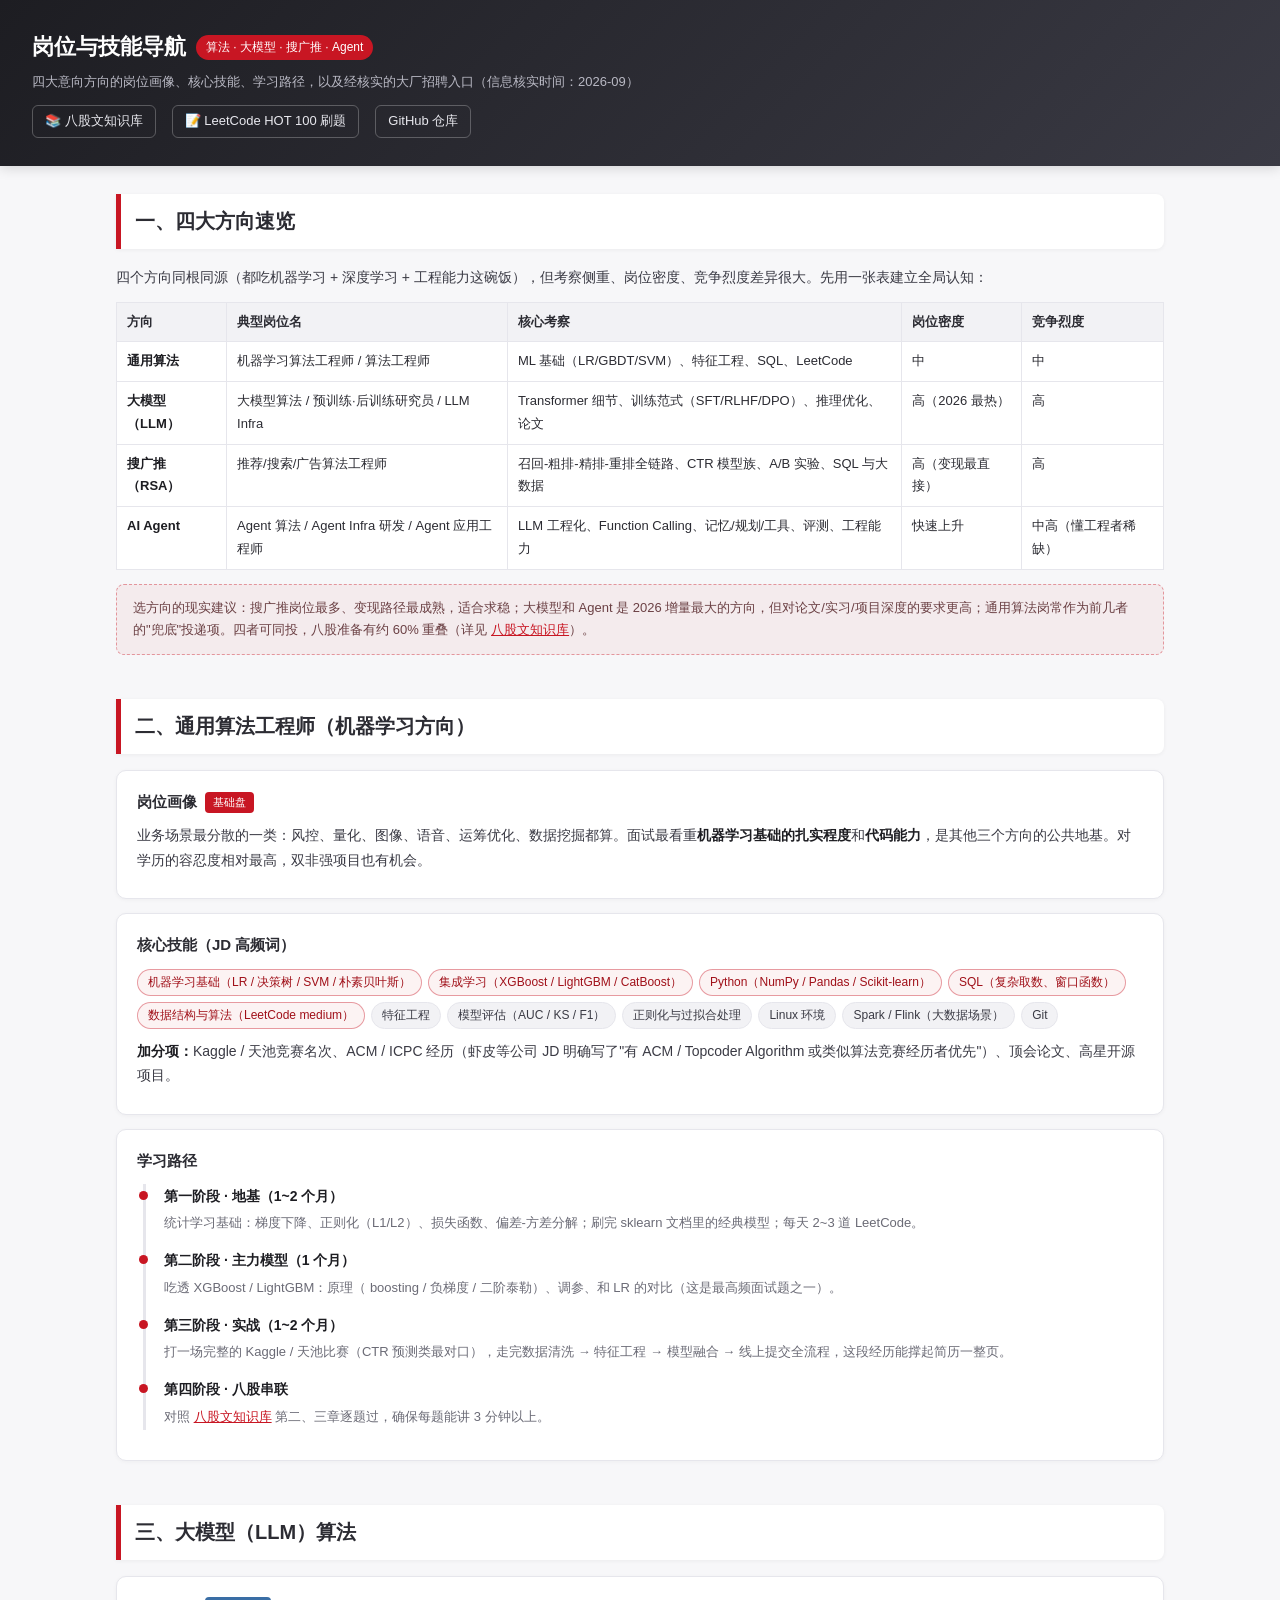
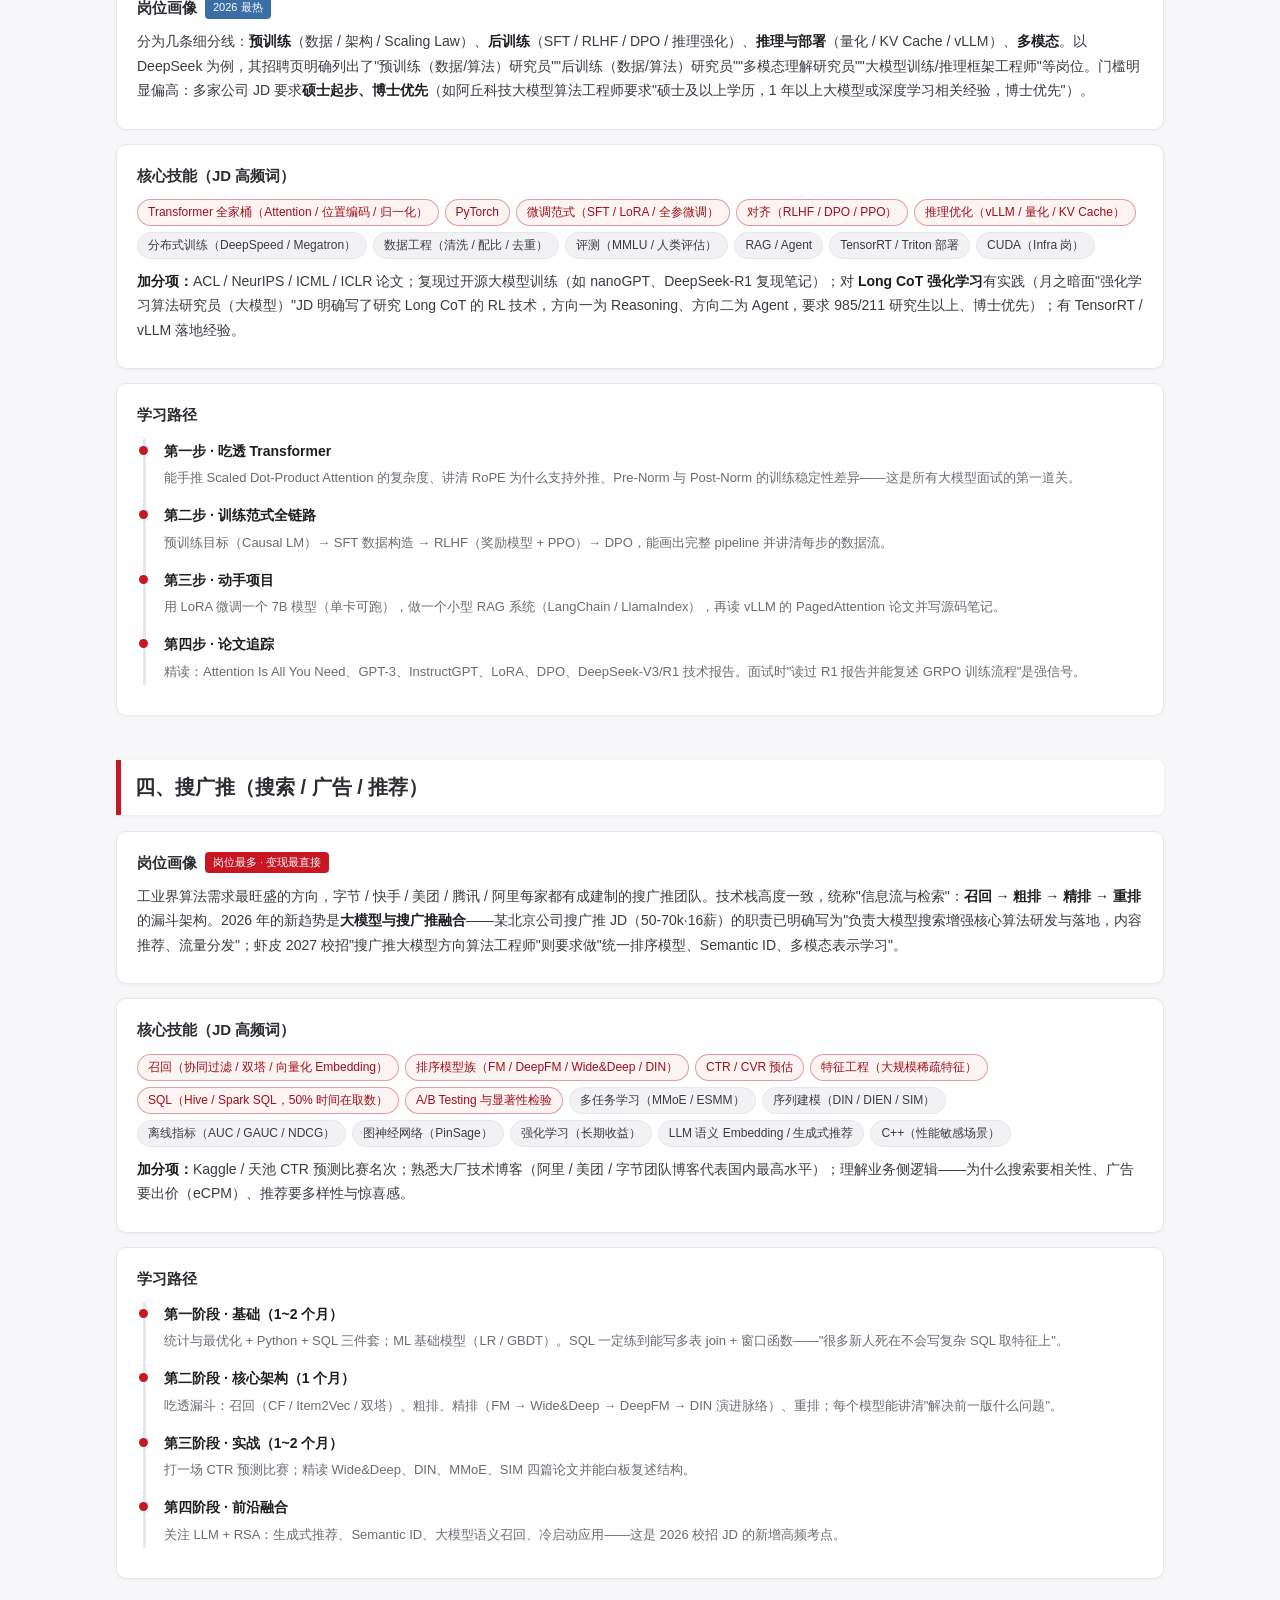
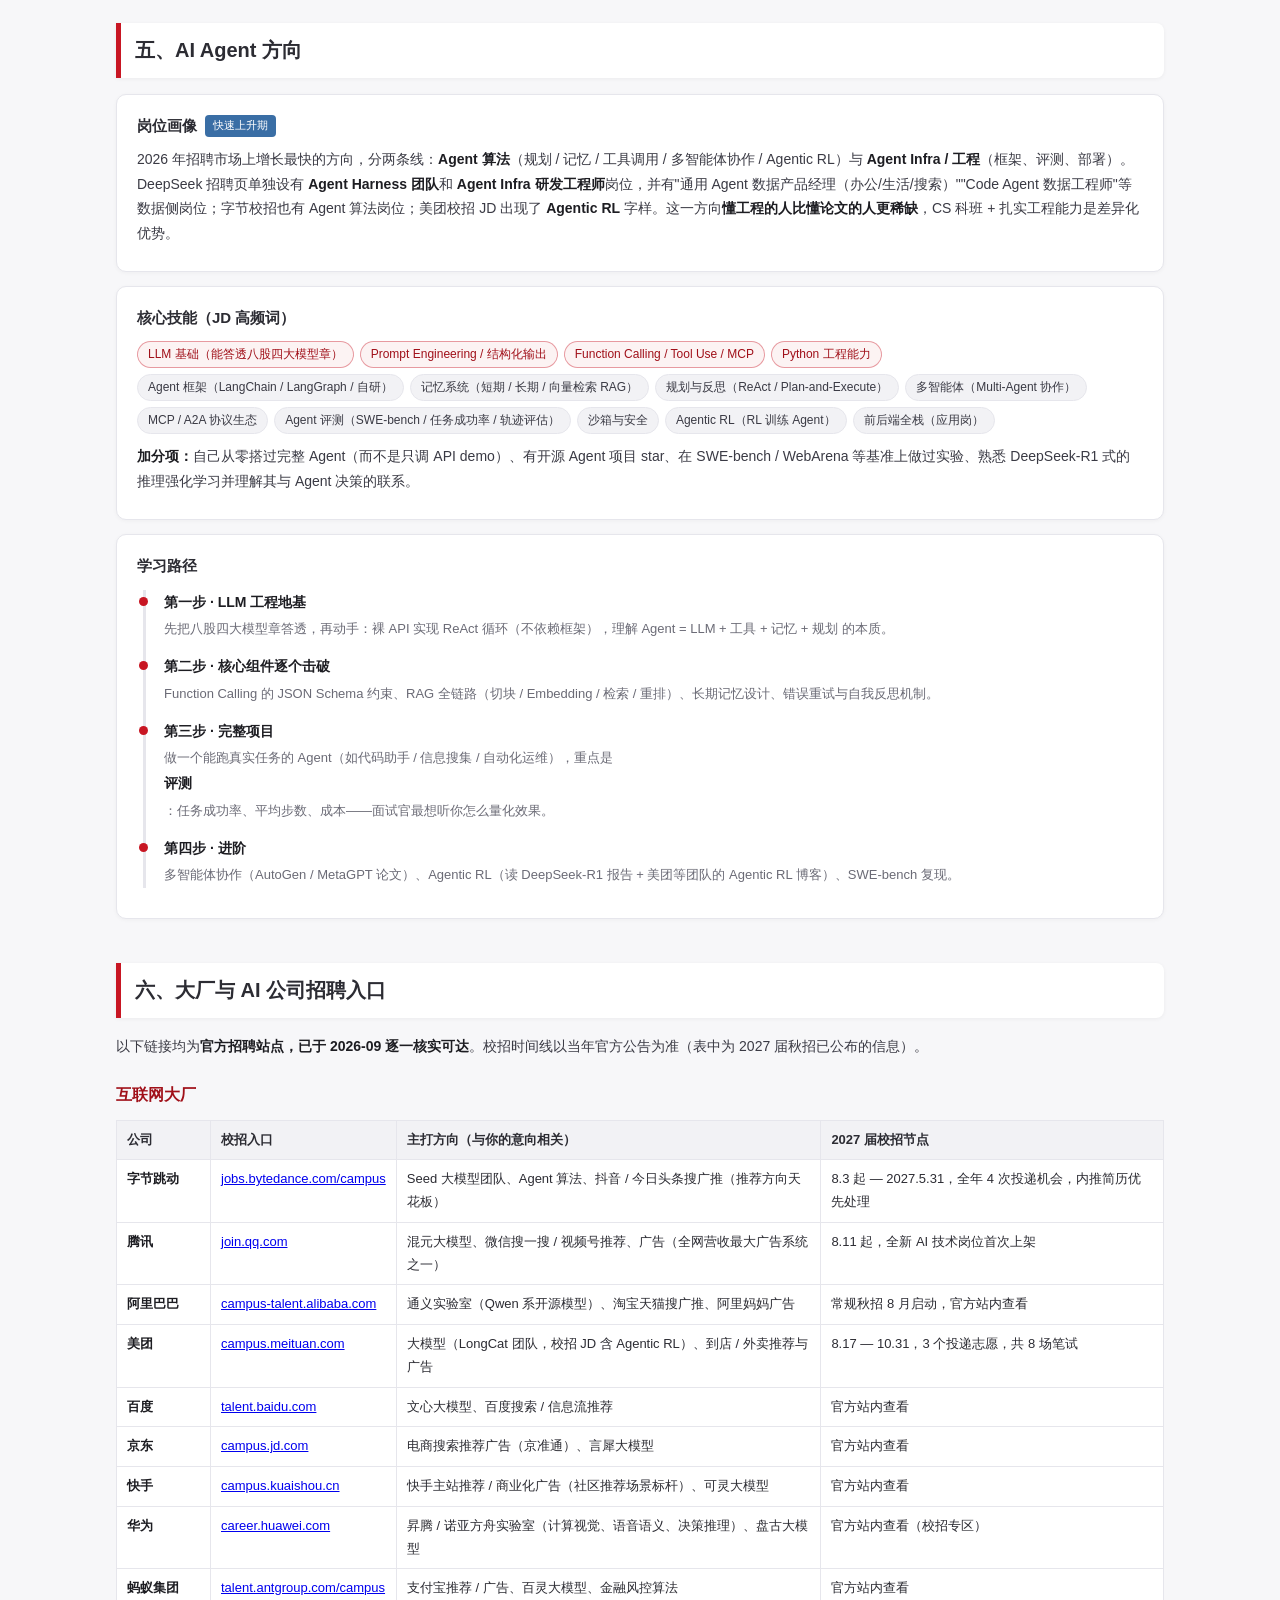
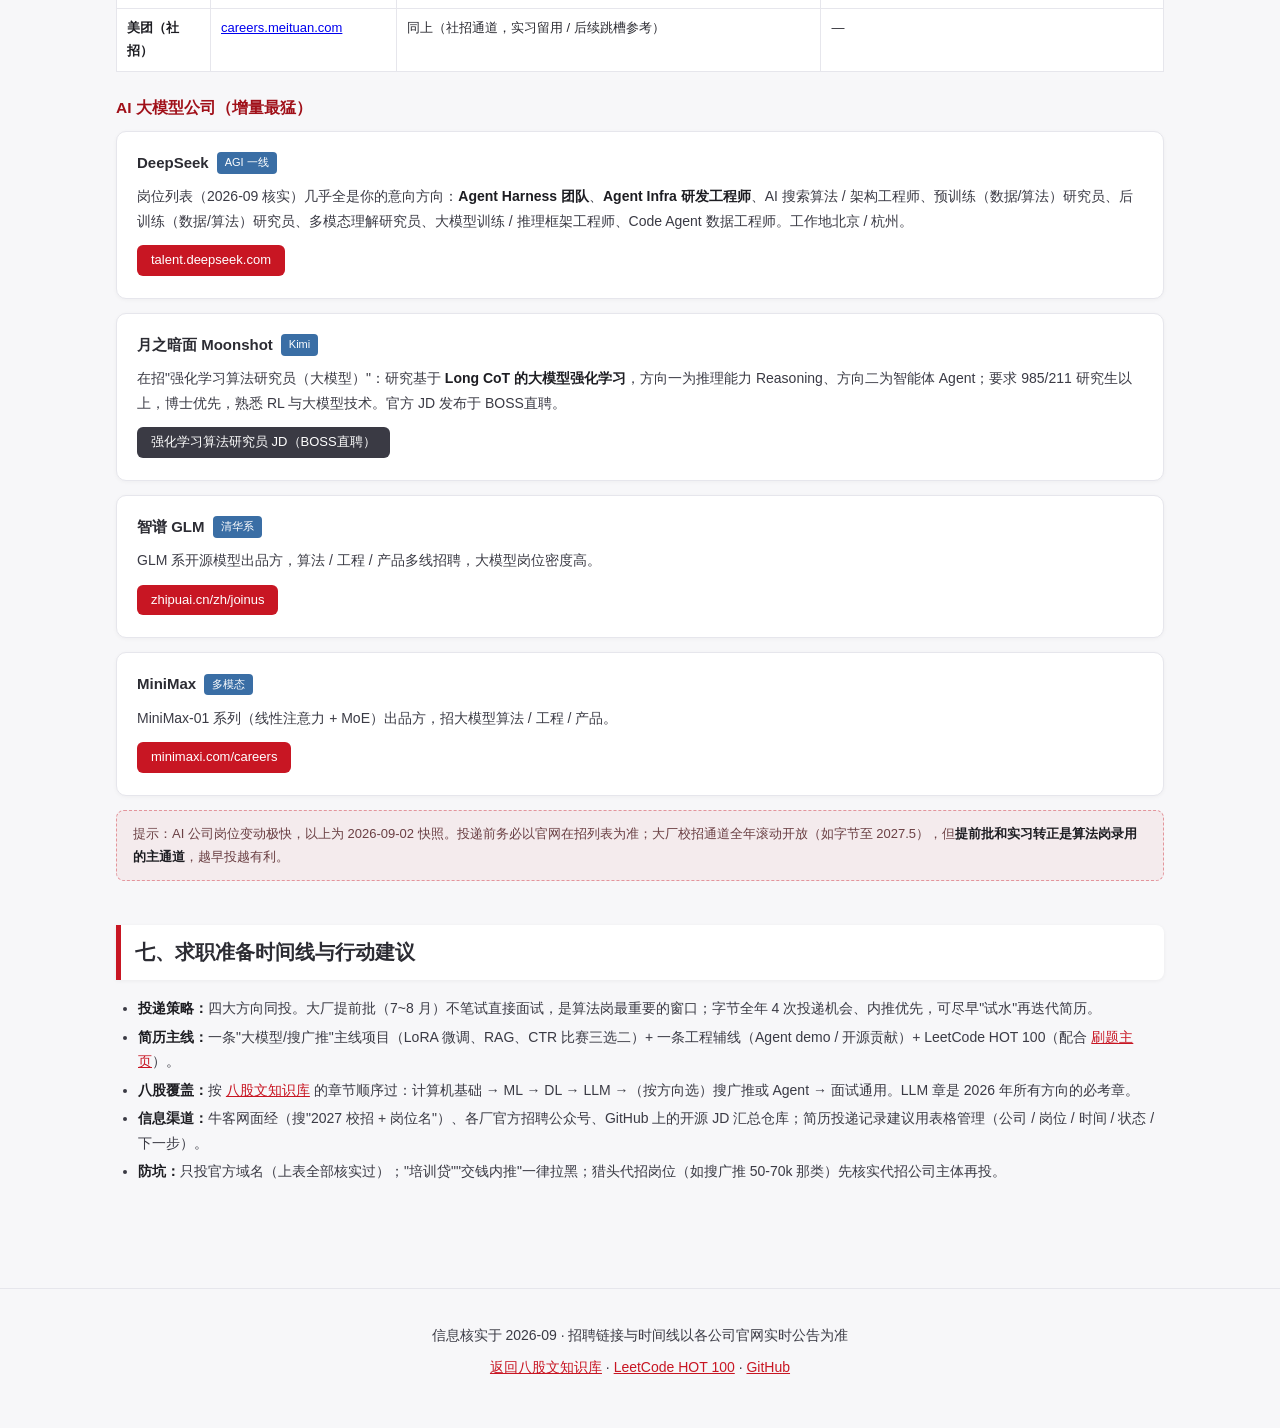
<file: baguwen/jobs.html>
<!DOCTYPE html>
<html lang="zh-CN">
<head>
<meta charset="UTF-8">
<meta name="viewport" content="width=device-width, initial-scale=1.0">
<title>岗位与技能导航 · 算法求职</title>
<style>
:root {
  --accent: #C81623; --accent-dark: #A01019; --bg: #f7f7f9; --card: #fff;
  --text: #2c2c33; --muted: #6b6b76; --border: #e6e6ec; --code-bg: #f2f2f5;
}
* { margin: 0; padding: 0; box-sizing: border-box; }
body { font-family: -apple-system, "PingFang SC", "Microsoft YaHei", sans-serif; background: var(--bg); color: var(--text); line-height: 1.75; }
header { background: linear-gradient(135deg, #1d1d22 0%, #3a3a44 100%); color: #fff; padding: 28px 32px; position: sticky; top: 0; z-index: 100; box-shadow: 0 2px 12px rgba(0,0,0,.15); }
header h1 { font-size: 22px; display: flex; align-items: center; gap: 10px; flex-wrap: wrap; }
header h1 .tag { font-size: 12px; background: var(--accent); padding: 2px 10px; border-radius: 999px; font-weight: normal; }
header .sub { font-size: 13px; color: #b9b9c4; margin-top: 4px; }
header nav { margin-top: 12px; display: flex; gap: 16px; flex-wrap: wrap; }
header nav a { color: #e8e8ee; font-size: 13px; text-decoration: none; padding: 4px 12px; border: 1px solid rgba(255,255,255,.25); border-radius: 6px; transition: all .2s; }
header nav a:hover { background: var(--accent); border-color: var(--accent); }
main { max-width: 1080px; margin: 0 auto; padding: 28px 16px 60px; }
section { margin-bottom: 44px; }
h2 { font-size: 20px; padding: 10px 0 10px 14px; border-left: 5px solid var(--accent); margin-bottom: 16px; background: var(--card); border-radius: 0 8px 8px 0; box-shadow: 0 1px 4px rgba(0,0,0,.05); }
h3 { font-size: 15.5px; color: var(--accent-dark); margin: 22px 0 10px; }
p { margin: 8px 0; font-size: 14px; color: #3a3a44; }
ul, ol { padding-left: 22px; margin: 8px 0; font-size: 14px; color: #3a3a44; }
li { margin: 4px 0; }
b, strong { color: #1d1d22; }
code { background: var(--code-bg); padding: 1px 6px; border-radius: 4px; font-size: 13px; font-family: "JetBrains Mono", Consolas, monospace; color: var(--accent-dark); }
.key { color: var(--accent); font-weight: 600; }
table { width: 100%; border-collapse: collapse; margin: 12px 0; font-size: 13px; background: var(--card); }
th, td { border: 1px solid var(--border); padding: 8px 10px; text-align: left; vertical-align: top; }
th { background: var(--code-bg); font-weight: 600; }
tr:hover td { background: rgba(200,22,35,.03); }
.card { background: var(--card); border: 1px solid var(--border); border-radius: 10px; padding: 18px 20px; margin-bottom: 14px; box-shadow: 0 1px 4px rgba(0,0,0,.04); }
.card h4 { font-size: 15px; margin-bottom: 8px; display: flex; align-items: center; gap: 8px; flex-wrap: wrap; }
.card h4 .pill { font-size: 11px; font-weight: normal; color: #fff; background: var(--accent); border-radius: 4px; padding: 1px 8px; }
.card h4 .pill.gray { background: #8a8a94; }
.card h4 .pill.blue { background: #3a6ea5; }
.linkbtn { display: inline-block; font-size: 13px; color: #fff !important; background: var(--accent); text-decoration: none; padding: 4px 14px; border-radius: 6px; margin: 4px 8px 4px 0; }
.linkbtn:hover { background: var(--accent-dark); }
.linkbtn.alt { background: #3a3a44; }
.linkbtn.alt:hover { background: #1d1d22; }
.skill-tags { display: flex; flex-wrap: wrap; gap: 6px; margin: 10px 0; }
.skill-tags span { font-size: 12px; background: var(--code-bg); border: 1px solid var(--border); color: #3a3a44; border-radius: 999px; padding: 2px 10px; }
.skill-tags span.must { border-color: rgba(200,22,35,.4); color: var(--accent-dark); background: rgba(200,22,35,.05); }
.path { border-left: 3px solid var(--border); margin: 10px 0 10px 6px; padding-left: 18px; }
.path .step { position: relative; margin-bottom: 12px; }
.path .step::before { content: ""; position: absolute; left: -25px; top: 7px; width: 9px; height: 9px; border-radius: 50%; background: var(--accent); }
.path .step b { display: block; font-size: 14px; }
.path .step span { font-size: 13px; color: var(--muted); }
.notice { background: rgba(200,22,35,.05); border: 1px dashed rgba(200,22,35,.4); border-radius: 8px; padding: 12px 16px; font-size: 13px; color: #6b4044; margin: 14px 0; }
#backTop { position: fixed; right: 24px; bottom: 30px; width: 42px; height: 42px; border-radius: 50%; background: var(--accent); color: #fff; border: none; font-size: 18px; cursor: pointer; box-shadow: 0 4px 12px rgba(200,22,35,.4); opacity: 0; transition: opacity .3s; pointer-events: none; z-index: 99; }
#backTop.show { opacity: 1; pointer-events: auto; }
footer { text-align: center; color: var(--muted); font-size: 12.5px; padding: 26px 16px 40px; border-top: 1px solid var(--border); }
@media (max-width: 700px) { header { padding: 20px 16px; } table { font-size: 12px; } }
</style>
</head>
<body>
<header>
  <h1>岗位与技能导航 <span class="tag">算法 · 大模型 · 搜广推 · Agent</span></h1>
  <div class="sub">四大意向方向的岗位画像、核心技能、学习路径，以及经核实的大厂招聘入口（信息核实时间：2026-09）</div>
  <nav>
    <a href="index.html">📚 八股文知识库</a>
    <a href="../index.html">📝 LeetCode HOT 100 刷题</a>
    <a href="https://github.com/YandL6/project" target="_blank">GitHub 仓库</a>
  </nav>
</header>
<main>

<section id="overview">
  <h2>一、四大方向速览</h2>
  <p>四个方向同根同源（都吃机器学习 + 深度学习 + 工程能力这碗饭），但考察侧重、岗位密度、竞争烈度差异很大。先用一张表建立全局认知：</p>
  <table>
    <tr><th>方向</th><th>典型岗位名</th><th>核心考察</th><th>岗位密度</th><th>竞争烈度</th></tr>
    <tr>
      <td><b>通用算法</b></td>
      <td>机器学习算法工程师 / 算法工程师</td>
      <td>ML 基础（LR/GBDT/SVM）、特征工程、SQL、LeetCode</td>
      <td>中</td>
      <td>中</td>
    </tr>
    <tr>
      <td><b>大模型（LLM）</b></td>
      <td>大模型算法 / 预训练·后训练研究员 / LLM Infra</td>
      <td>Transformer 细节、训练范式（SFT/RLHF/DPO）、推理优化、论文</td>
      <td>高（2026 最热）</td>
      <td>高</td>
    </tr>
    <tr>
      <td><b>搜广推（RSA）</b></td>
      <td>推荐/搜索/广告算法工程师</td>
      <td>召回-粗排-精排-重排全链路、CTR 模型族、A/B 实验、SQL 与大数据</td>
      <td>高（变现最直接）</td>
      <td>高</td>
    </tr>
    <tr>
      <td><b>AI Agent</b></td>
      <td>Agent 算法 / Agent Infra 研发 / Agent 应用工程师</td>
      <td>LLM 工程化、Function Calling、记忆/规划/工具、评测、工程能力</td>
      <td>快速上升</td>
      <td>中高（懂工程者稀缺）</td>
    </tr>
  </table>
  <div class="notice">选方向的现实建议：搜广推岗位最多、变现路径最成熟，适合求稳；大模型和 Agent 是 2026 增量最大的方向，但对论文/实习/项目深度的要求更高；通用算法岗常作为前几者的"兜底"投递项。四者可同投，八股准备有约 60% 重叠（详见 <a href="index.html" style="color:var(--accent)">八股文知识库</a>）。</div>
</section>

<section id="dir1">
  <h2>二、通用算法工程师（机器学习方向）</h2>
  <div class="card">
    <h4>岗位画像 <span class="pill">基础盘</span></h4>
    <p>业务场景最分散的一类：风控、量化、图像、语音、运筹优化、数据挖掘都算。面试最看重<b>机器学习基础的扎实程度</b>和<b>代码能力</b>，是其他三个方向的公共地基。对学历的容忍度相对最高，双非强项目也有机会。</p>
  </div>
  <div class="card">
    <h4>核心技能（JD 高频词）</h4>
    <div class="skill-tags">
      <span class="must">机器学习基础（LR / 决策树 / SVM / 朴素贝叶斯）</span>
      <span class="must">集成学习（XGBoost / LightGBM / CatBoost）</span>
      <span class="must">Python（NumPy / Pandas / Scikit-learn）</span>
      <span class="must">SQL（复杂取数、窗口函数）</span>
      <span class="must">数据结构与算法（LeetCode medium）</span>
      <span>特征工程</span><span>模型评估（AUC / KS / F1）</span><span>正则化与过拟合处理</span>
      <span>Linux 环境</span><span>Spark / Flink（大数据场景）</span><span>Git</span>
    </div>
    <p><b>加分项：</b>Kaggle / 天池竞赛名次、ACM / ICPC 经历（虾皮等公司 JD 明确写了"有 ACM / Topcoder Algorithm 或类似算法竞赛经历者优先"）、顶会论文、高星开源项目。</p>
  </div>
  <div class="card">
    <h4>学习路径</h4>
    <div class="path">
      <div class="step"><b>第一阶段 · 地基（1~2 个月）</b><span>统计学习基础：梯度下降、正则化（L1/L2）、损失函数、偏差-方差分解；刷完 sklearn 文档里的经典模型；每天 2~3 道 LeetCode。</span></div>
      <div class="step"><b>第二阶段 · 主力模型（1 个月）</b><span>吃透 XGBoost / LightGBM：原理（ boosting / 负梯度 / 二阶泰勒）、调参、和 LR 的对比（这是最高频面试题之一）。</span></div>
      <div class="step"><b>第三阶段 · 实战（1~2 个月）</b><span>打一场完整的 Kaggle / 天池比赛（CTR 预测类最对口），走完数据清洗 → 特征工程 → 模型融合 → 线上提交全流程，这段经历能撑起简历一整页。</span></div>
      <div class="step"><b>第四阶段 · 八股串联</b><span>对照 <a href="index.html" style="color:var(--accent)">八股文知识库</a> 第二、三章逐题过，确保每题能讲 3 分钟以上。</span></div>
    </div>
  </div>
</section>

<section id="dir2">
  <h2>三、大模型（LLM）算法</h2>
  <div class="card">
    <h4>岗位画像 <span class="pill blue">2026 最热</span></h4>
    <p>分为几条细分线：<b>预训练</b>（数据 / 架构 / Scaling Law）、<b>后训练</b>（SFT / RLHF / DPO / 推理强化）、<b>推理与部署</b>（量化 / KV Cache / vLLM）、<b>多模态</b>。以 DeepSeek 为例，其招聘页明确列出了"预训练（数据/算法）研究员""后训练（数据/算法）研究员""多模态理解研究员""大模型训练/推理框架工程师"等岗位。门槛明显偏高：多家公司 JD 要求<b>硕士起步、博士优先</b>（如阿丘科技大模型算法工程师要求"硕士及以上学历，1 年以上大模型或深度学习相关经验，博士优先"）。</p>
  </div>
  <div class="card">
    <h4>核心技能（JD 高频词）</h4>
    <div class="skill-tags">
      <span class="must">Transformer 全家桶（Attention / 位置编码 / 归一化）</span>
      <span class="must">PyTorch</span>
      <span class="must">微调范式（SFT / LoRA / 全参微调）</span>
      <span class="must">对齐（RLHF / DPO / PPO）</span>
      <span class="must">推理优化（vLLM / 量化 / KV Cache）</span>
      <span>分布式训练（DeepSpeed / Megatron）</span><span>数据工程（清洗 / 配比 / 去重）</span>
      <span>评测（MMLU / 人类评估）</span><span>RAG / Agent</span><span>TensorRT / Triton 部署</span><span>CUDA（Infra 岗）</span>
    </div>
    <p><b>加分项：</b>ACL / NeurIPS / ICML / ICLR 论文；复现过开源大模型训练（如 nanoGPT、DeepSeek-R1 复现笔记）；对 <b>Long CoT 强化学习</b>有实践（月之暗面"强化学习算法研究员（大模型）"JD 明确写了研究 Long CoT 的 RL 技术，方向一为 Reasoning、方向二为 Agent，要求 985/211 研究生以上、博士优先）；有 TensorRT / vLLM 落地经验。</p>
  </div>
  <div class="card">
    <h4>学习路径</h4>
    <div class="path">
      <div class="step"><b>第一步 · 吃透 Transformer</b><span>能手推 Scaled Dot-Product Attention 的复杂度、讲清 RoPE 为什么支持外推、Pre-Norm 与 Post-Norm 的训练稳定性差异——这是所有大模型面试的第一道关。</span></div>
      <div class="step"><b>第二步 · 训练范式全链路</b><span>预训练目标（Causal LM）→ SFT 数据构造 → RLHF（奖励模型 + PPO）→ DPO，能画出完整 pipeline 并讲清每步的数据流。</span></div>
      <div class="step"><b>第三步 · 动手项目</b><span>用 LoRA 微调一个 7B 模型（单卡可跑），做一个小型 RAG 系统（LangChain / LlamaIndex），再读 vLLM 的 PagedAttention 论文并写源码笔记。</span></div>
      <div class="step"><b>第四步 · 论文追踪</b><span>精读：Attention Is All You Need、GPT-3、InstructGPT、LoRA、DPO、DeepSeek-V3/R1 技术报告。面试时"读过 R1 报告并能复述 GRPO 训练流程"是强信号。</span></div>
    </div>
  </div>
</section>


<section id="dir3">
  <h2>四、搜广推（搜索 / 广告 / 推荐）</h2>
  <div class="card">
    <h4>岗位画像 <span class="pill">岗位最多 · 变现最直接</span></h4>
    <p>工业界算法需求最旺盛的方向，字节 / 快手 / 美团 / 腾讯 / 阿里每家都有成建制的搜广推团队。技术栈高度一致，统称"信息流与检索"：<b>召回 → 粗排 → 精排 → 重排</b>的漏斗架构。2026 年的新趋势是<b>大模型与搜广推融合</b>——某北京公司搜广推 JD（50-70k·16薪）的职责已明确写为"负责大模型搜索增强核心算法研发与落地，内容推荐、流量分发"；虾皮 2027 校招"搜广推大模型方向算法工程师"则要求做"统一排序模型、Semantic ID、多模态表示学习"。</p>
  </div>
  <div class="card">
    <h4>核心技能（JD 高频词）</h4>
    <div class="skill-tags">
      <span class="must">召回（协同过滤 / 双塔 / 向量化 Embedding）</span>
      <span class="must">排序模型族（FM / DeepFM / Wide&amp;Deep / DIN）</span>
      <span class="must">CTR / CVR 预估</span>
      <span class="must">特征工程（大规模稀疏特征）</span>
      <span class="must">SQL（Hive / Spark SQL，50% 时间在取数）</span>
      <span class="must">A/B Testing 与显著性检验</span>
      <span>多任务学习（MMoE / ESMM）</span><span>序列建模（DIN / DIEN / SIM）</span>
      <span>离线指标（AUC / GAUC / NDCG）</span><span>图神经网络（PinSage）</span>
      <span>强化学习（长期收益）</span><span>LLM 语义 Embedding / 生成式推荐</span><span>C++（性能敏感场景）</span>
    </div>
    <p><b>加分项：</b>Kaggle / 天池 CTR 预测比赛名次；熟悉大厂技术博客（阿里 / 美团 / 字节团队博客代表国内最高水平）；理解业务侧逻辑——为什么搜索要相关性、广告要出价（eCPM）、推荐要多样性与惊喜感。</p>
  </div>
  <div class="card">
    <h4>学习路径</h4>
    <div class="path">
      <div class="step"><b>第一阶段 · 基础（1~2 个月）</b><span>统计与最优化 + Python + SQL 三件套；ML 基础模型（LR / GBDT）。SQL 一定练到能写多表 join + 窗口函数——"很多新人死在不会写复杂 SQL 取特征上"。</span></div>
      <div class="step"><b>第二阶段 · 核心架构（1 个月）</b><span>吃透漏斗：召回（CF / Item2Vec / 双塔）、粗排、精排（FM → Wide&amp;Deep → DeepFM → DIN 演进脉络）、重排；每个模型能讲清"解决前一版什么问题"。</span></div>
      <div class="step"><b>第三阶段 · 实战（1~2 个月）</b><span>打一场 CTR 预测比赛；精读 Wide&amp;Deep、DIN、MMoE、SIM 四篇论文并能白板复述结构。</span></div>
      <div class="step"><b>第四阶段 · 前沿融合</b><span>关注 LLM + RSA：生成式推荐、Semantic ID、大模型语义召回、冷启动应用——这是 2026 校招 JD 的新增高频考点。</span></div>
    </div>
  </div>
</section>

<section id="dir4">
  <h2>五、AI Agent 方向</h2>
  <div class="card">
    <h4>岗位画像 <span class="pill blue">快速上升期</span></h4>
    <p>2026 年招聘市场上增长最快的方向，分两条线：<b>Agent 算法</b>（规划 / 记忆 / 工具调用 / 多智能体协作 / Agentic RL）与 <b>Agent Infra / 工程</b>（框架、评测、部署）。DeepSeek 招聘页单独设有 <b>Agent Harness 团队</b>和 <b>Agent Infra 研发工程师</b>岗位，并有"通用 Agent 数据产品经理（办公/生活/搜索）""Code Agent 数据工程师"等数据侧岗位；字节校招也有 Agent 算法岗位；美团校招 JD 出现了 <b>Agentic RL</b> 字样。这一方向<b>懂工程的人比懂论文的人更稀缺</b>，CS 科班 + 扎实工程能力是差异化优势。</p>
  </div>
  <div class="card">
    <h4>核心技能（JD 高频词）</h4>
    <div class="skill-tags">
      <span class="must">LLM 基础（能答透八股四大模型章）</span>
      <span class="must">Prompt Engineering / 结构化输出</span>
      <span class="must">Function Calling / Tool Use / MCP</span>
      <span class="must">Python 工程能力</span>
      <span>Agent 框架（LangChain / LangGraph / 自研）</span>
      <span>记忆系统（短期 / 长期 / 向量检索 RAG）</span>
      <span>规划与反思（ReAct / Plan-and-Execute）</span>
      <span>多智能体（Multi-Agent 协作）</span>
      <span>MCP / A2A 协议生态</span>
      <span>Agent 评测（SWE-bench / 任务成功率 / 轨迹评估）</span>
      <span>沙箱与安全</span><span>Agentic RL（RL 训练 Agent）</span><span>前后端全栈（应用岗）</span>
    </div>
    <p><b>加分项：</b>自己从零搭过完整 Agent（而不是只调 API demo）、有开源 Agent 项目 star、在 SWE-bench / WebArena 等基准上做过实验、熟悉 DeepSeek-R1 式的推理强化学习并理解其与 Agent 决策的联系。</p>
  </div>
  <div class="card">
    <h4>学习路径</h4>
    <div class="path">
      <div class="step"><b>第一步 · LLM 工程地基</b><span>先把八股四大模型章答透，再动手：裸 API 实现 ReAct 循环（不依赖框架），理解 Agent = LLM + 工具 + 记忆 + 规划 的本质。</span></div>
      <div class="step"><b>第二步 · 核心组件逐个击破</b><span>Function Calling 的 JSON Schema 约束、RAG 全链路（切块 / Embedding / 检索 / 重排）、长期记忆设计、错误重试与自我反思机制。</span></div>
      <div class="step"><b>第三步 · 完整项目</b><span>做一个能跑真实任务的 Agent（如代码助手 / 信息搜集 / 自动化运维），重点是<b>评测</b>：任务成功率、平均步数、成本——面试官最想听你怎么量化效果。</span></div>
      <div class="step"><b>第四步 · 进阶</b><span>多智能体协作（AutoGen / MetaGPT 论文）、Agentic RL（读 DeepSeek-R1 报告 + 美团等团队的 Agentic RL 博客）、SWE-bench 复现。</span></div>
    </div>
  </div>
</section>

<section id="companies">
  <h2>六、大厂与 AI 公司招聘入口</h2>
  <p>以下链接均为<b>官方招聘站点，已于 2026-09 逐一核实可达</b>。校招时间线以当年官方公告为准（表中为 2027 届秋招已公布的信息）。</p>

  <h3>互联网大厂</h3>
  <table>
    <tr><th>公司</th><th>校招入口</th><th>主打方向（与你的意向相关）</th><th>2027 届校招节点</th></tr>
    <tr>
      <td><b>字节跳动</b></td>
      <td><a href="https://jobs.bytedance.com/campus" target="_blank">jobs.bytedance.com/campus</a></td>
      <td>Seed 大模型团队、Agent 算法、抖音 / 今日头条搜广推（推荐方向天花板）</td>
      <td>8.3 起 — 2027.5.31，全年 4 次投递机会，内推简历优先处理</td>
    </tr>
    <tr>
      <td><b>腾讯</b></td>
      <td><a href="https://join.qq.com" target="_blank">join.qq.com</a></td>
      <td>混元大模型、微信搜一搜 / 视频号推荐、广告（全网营收最大广告系统之一）</td>
      <td>8.11 起，全新 AI 技术岗位首次上架</td>
    </tr>
    <tr>
      <td><b>阿里巴巴</b></td>
      <td><a href="https://campus-talent.alibaba.com" target="_blank">campus-talent.alibaba.com</a></td>
      <td>通义实验室（Qwen 系开源模型）、淘宝天猫搜广推、阿里妈妈广告</td>
      <td>常规秋招 8 月启动，官方站内查看</td>
    </tr>
    <tr>
      <td><b>美团</b></td>
      <td><a href="https://campus.meituan.com" target="_blank">campus.meituan.com</a></td>
      <td>大模型（LongCat 团队，校招 JD 含 Agentic RL）、到店 / 外卖推荐与广告</td>
      <td>8.17 — 10.31，3 个投递志愿，共 8 场笔试</td>
    </tr>
    <tr>
      <td><b>百度</b></td>
      <td><a href="https://talent.baidu.com" target="_blank">talent.baidu.com</a></td>
      <td>文心大模型、百度搜索 / 信息流推荐</td>
      <td>官方站内查看</td>
    </tr>
    <tr>
      <td><b>京东</b></td>
      <td><a href="https://campus.jd.com" target="_blank">campus.jd.com</a></td>
      <td>电商搜索推荐广告（京准通）、言犀大模型</td>
      <td>官方站内查看</td>
    </tr>
    <tr>
      <td><b>快手</b></td>
      <td><a href="https://campus.kuaishou.cn" target="_blank">campus.kuaishou.cn</a></td>
      <td>快手主站推荐 / 商业化广告（社区推荐场景标杆）、可灵大模型</td>
      <td>官方站内查看</td>
    </tr>
    <tr>
      <td><b>华为</b></td>
      <td><a href="https://career.huawei.com" target="_blank">career.huawei.com</a></td>
      <td>昇腾 / 诺亚方舟实验室（计算视觉、语音语义、决策推理）、盘古大模型</td>
      <td>官方站内查看（校招专区）</td>
    </tr>
    <tr>
      <td><b>蚂蚁集团</b></td>
      <td><a href="https://talent.antgroup.com/campus" target="_blank">talent.antgroup.com/campus</a></td>
      <td>支付宝推荐 / 广告、百灵大模型、金融风控算法</td>
      <td>官方站内查看</td>
    </tr>
    <tr>
      <td><b>美团（社招）</b></td>
      <td><a href="https://careers.meituan.com/web/home" target="_blank">careers.meituan.com</a></td>
      <td>同上（社招通道，实习留用 / 后续跳槽参考）</td>
      <td>—</td>
    </tr>
  </table>

  <h3>AI 大模型公司（增量最猛）</h3>
  <div class="card">
    <h4>DeepSeek <span class="pill blue">AGI 一线</span></h4>
    <p>岗位列表（2026-09 核实）几乎全是你的意向方向：<b>Agent Harness 团队</b>、<b>Agent Infra 研发工程师</b>、AI 搜索算法 / 架构工程师、预训练（数据/算法）研究员、后训练（数据/算法）研究员、多模态理解研究员、大模型训练 / 推理框架工程师、Code Agent 数据工程师。工作地北京 / 杭州。</p>
    <a class="linkbtn" href="https://talent.deepseek.com" target="_blank">talent.deepseek.com</a>
  </div>
  <div class="card">
    <h4>月之暗面 Moonshot <span class="pill blue">Kimi</span></h4>
    <p>在招"强化学习算法研究员（大模型）"：研究基于 <b>Long CoT 的大模型强化学习</b>，方向一为推理能力 Reasoning、方向二为智能体 Agent；要求 985/211 研究生以上，博士优先，熟悉 RL 与大模型技术。官方 JD 发布于 BOSS直聘。</p>
    <a class="linkbtn alt" href="https://www.zhipin.com/job_detail/4cd7287e5b715dd403d52t61GFBT.html" target="_blank">强化学习算法研究员 JD（BOSS直聘）</a>
  </div>
  <div class="card">
    <h4>智谱 GLM <span class="pill blue">清华系</span></h4>
    <p>GLM 系开源模型出品方，算法 / 工程 / 产品多线招聘，大模型岗位密度高。</p>
    <a class="linkbtn" href="https://www.zhipuai.cn/zh/joinus" target="_blank">zhipuai.cn/zh/joinus</a>
  </div>
  <div class="card">
    <h4>MiniMax <span class="pill blue">多模态</span></h4>
    <p>MiniMax-01 系列（线性注意力 + MoE）出品方，招大模型算法 / 工程 / 产品。</p>
    <a class="linkbtn" href="https://www.minimaxi.com/careers" target="_blank">minimaxi.com/careers</a>
  </div>
  <div class="notice">提示：AI 公司岗位变动极快，以上为 2026-09-02 快照。投递前务必以官网在招列表为准；大厂校招通道全年滚动开放（如字节至 2027.5），但<b>提前批和实习转正是算法岗录用的主通道</b>，越早投越有利。</div>
</section>

<section id="timeline">
  <h2>七、求职准备时间线与行动建议</h2>
  <ul>
    <li><b>投递策略：</b>四大方向同投。大厂提前批（7~8 月）不笔试直接面试，是算法岗最重要的窗口；字节全年 4 次投递机会、内推优先，可尽早"试水"再迭代简历。</li>
    <li><b>简历主线：</b>一条"大模型/搜广推"主线项目（LoRA 微调、RAG、CTR 比赛三选二）+ 一条工程辅线（Agent demo / 开源贡献）+ LeetCode HOT 100（配合 <a href="../index.html" style="color:var(--accent)">刷题主页</a>）。</li>
    <li><b>八股覆盖：</b>按 <a href="index.html" style="color:var(--accent)">八股文知识库</a> 的章节顺序过：计算机基础 → ML → DL → LLM →（按方向选）搜广推或 Agent → 面试通用。LLM 章是 2026 年所有方向的必考章。</li>
    <li><b>信息渠道：</b>牛客网面经（搜"2027 校招 + 岗位名"）、各厂官方招聘公众号、GitHub 上的开源 JD 汇总仓库；简历投递记录建议用表格管理（公司 / 岗位 / 时间 / 状态 / 下一步）。</li>
    <li><b>防坑：</b>只投官方域名（上表全部核实过）；"培训贷""交钱内推"一律拉黑；猎头代招岗位（如搜广推 50-70k 那类）先核实代招公司主体再投。</li>
  </ul>
</section>

</main>
<footer>
  <p>信息核实于 2026-09 · 招聘链接与时间线以各公司官网实时公告为准</p>
  <p><a href="index.html" style="color:var(--accent)">返回八股文知识库</a> · <a href="../index.html" style="color:var(--accent)">LeetCode HOT 100</a> · <a href="https://github.com/YandL6/project" target="_blank" style="color:var(--accent)">GitHub</a></p>
</footer>
<button id="backTop" title="回到顶部">↑</button>
<script>
(function () {
  var btn = document.getElementById('backTop');
  window.addEventListener('scroll', function () {
    btn.classList.toggle('show', window.scrollY > 400);
  }, { passive: true });
  btn.addEventListener('click', function () { window.scrollTo({ top: 0, behavior: 'smooth' }); });
})();
</script>
</body>
</html>
</file>
<file: style.css>
/* ===================================================================
   LeetCode Hot 100 — 样式表
   =================================================================== */

/* ========== Reset & Base ========== */
*, *::before, *::after { box-sizing: border-box; margin: 0; padding: 0; }
body {
  font-family: -apple-system, BlinkMacSystemFont, "Segoe UI", "PingFang SC",
    "Hiragino Sans GB", "Microsoft YaHei", sans-serif;
  background: #f8fafc;
  color: #0f172a;
  line-height: 1.6;
  min-height: 100vh;
}

/* ========== CSS Variables ========== */
:root {
  --primary: #4f46e5;
  --primary-light: #818cf8;
  --primary-dark: #3730a3;
  --primary-bg: #eef2ff;
  --primary-subtle: #e0e7ff;
  --success: #10b981;
  --success-bg: #d1fae5;
  --warning: #f59e0b;
  --warning-bg: #fef3c7;
  --danger: #ef4444;
  --danger-bg: #fce7f3;
  --easy: #10b981;
  --medium: #f59e0b;
  --hard: #ef4444;
  --gray-50: #f8fafc;
  --gray-100: #f1f5f9;
  --gray-200: #e2e8f0;
  --gray-300: #cbd5e1;
  --gray-400: #94a3b8;
  --gray-500: #64748b;
  --gray-600: #475569;
  --gray-700: #334155;
  --gray-800: #1e293b;
  --gray-900: #0f172a;
  --card-shadow: 0 1px 2px rgba(0,0,0,0.04), 0 1px 3px rgba(0,0,0,0.08);
  --card-shadow-hover: 0 4px 16px rgba(0,0,0,0.08), 0 8px 24px rgba(0,0,0,0.06);
  --radius: 14px;
  --radius-sm: 10px;
  --radius-xs: 6px;
  --transition: 0.3s cubic-bezier(0.4, 0, 0.2, 1);
}

/* ========== Background Pattern ========== */
body::before {
  content: '';
  position: fixed; inset: 0;
  background:
    radial-gradient(ellipse at 20% 50%, rgba(79,70,229,0.05) 0%, transparent 50%),
    radial-gradient(ellipse at 80% 20%, rgba(129,140,248,0.04) 0%, transparent 50%),
    radial-gradient(ellipse at 50% 80%, rgba(16,185,129,0.03) 0%, transparent 50%);
  pointer-events: none; z-index: -1;
}

/* ========== Header ========== */
.header {
  position: relative;
  background: linear-gradient(135deg, #4f46e5 0%, #7c3aed 50%, #6366f1 100%);
  color: #fff; padding: 36px 24px 28px; text-align: center; overflow: hidden;
}
.header::after {
  content: '';
  position: absolute; inset: 0;
  background: url("data:image/svg+xml,%3Csvg width='60' height='60' viewBox='0 0 60 60' xmlns='http://www.w3.org/2000/svg'%3E%3Cg fill='none' fill-rule='evenodd'%3E%3Cg fill='%23ffffff' fill-opacity='0.04'%3E%3Cpath d='M36 34v-4h-2v4h-4v2h4v4h2v-4h4v-2h-4zm0-30V0h-2v4h-4v2h4v4h2V6h4V4h-4zM6 34v-4H4v4H0v2h4v4h2v-4h4v-2H6zM6 4V0H4v4H0v2h4v4h2V6h4V4H6z'/%3E%3C/g%3E%3C/g%3E%3C/svg%3E");
  opacity: 0.5; pointer-events: none;
}
.header-content { position: relative; z-index: 1; max-width: 1000px; margin: 0 auto; }
.header-badge {
  display: inline-block; background: rgba(255,255,255,0.15);
  backdrop-filter: blur(8px); border: 1px solid rgba(255,255,255,0.2);
  padding: 3px 14px; border-radius: 20px; font-size: 12px; font-weight: 500;
  letter-spacing: 0.5px; margin-bottom: 10px;
}
.header h1 { font-size: 30px; font-weight: 800; letter-spacing: -0.5px; }
.header .subtitle { margin-top: 6px; opacity: 0.8; font-size: 15px; font-weight: 400; }

/* ========== Progress Section ========== */
.progress-section { position: relative; z-index: 1; max-width: 900px; margin: -18px auto 0; padding: 0 16px; }
.progress-card {
  background: #fff; border-radius: var(--radius); box-shadow: 0 4px 20px rgba(0,0,0,0.08);
  padding: 20px 24px; display: flex; align-items: center; gap: 24px; flex-wrap: wrap;
}
.progress-ring-wrap { flex-shrink: 0; position: relative; width: 80px; height: 80px; }
.progress-ring-wrap svg { transform: rotate(-90deg); }
.progress-ring-wrap .ring-bg { fill: none; stroke: var(--gray-100); stroke-width: 6; }
.progress-ring-wrap .ring-fg {
  fill: none; stroke: var(--primary); stroke-width: 6; stroke-linecap: round;
  transition: stroke-dashoffset 1s ease;
}
.progress-ring-wrap .ring-text {
  position: absolute; inset: 0; display: flex; flex-direction: column;
  align-items: center; justify-content: center;
}
.progress-ring-wrap .ring-text .pct { font-size: 18px; font-weight: 800; color: var(--gray-800); line-height: 1; }
.progress-ring-wrap .ring-text .pct-label { font-size: 9px; color: var(--gray-400); font-weight: 600; text-transform: uppercase; letter-spacing: 0.5px; }
.progress-bars { flex: 1; min-width: 160px; }
.progress-bar-row { display: flex; align-items: center; gap: 10px; margin-bottom: 8px; }
.progress-bar-row:last-child { margin-bottom: 0; }
.progress-bar-row .pb-label { font-size: 12px; font-weight: 600; width: 36px; color: var(--gray-600); flex-shrink: 0; }
.progress-bar-row .pb-track { flex: 1; height: 8px; background: var(--gray-100); border-radius: 4px; overflow: hidden; }
.progress-bar-row .pb-fill { height: 100%; border-radius: 4px; transition: width 0.8s ease; width: 0%; }
.progress-bar-row .pb-fill.easy { background: var(--easy); }
.progress-bar-row .pb-fill.medium { background: var(--medium); }
.progress-bar-row .pb-fill.hard { background: var(--hard); }
.progress-bar-row .pb-count { font-size: 12px; font-weight: 700; color: var(--gray-600); width: 48px; text-align: right; flex-shrink: 0; font-variant-numeric: tabular-nums; }
.stats-row { display: flex; gap: 20px; flex-shrink: 0; }
.stats-row .sr-item { text-align: center; }
.stats-row .sr-item .sr-num { font-size: 20px; font-weight: 800; line-height: 1.2; font-variant-numeric: tabular-nums; }
.stats-row .sr-item .sr-label { font-size: 11px; color: var(--gray-400); font-weight: 600; text-transform: uppercase; letter-spacing: 0.3px; }

/* ========== Container ========== */
.container { max-width: 1200px; margin: 20px auto 60px; padding: 0 16px; }

/* ========== Toolbar ========== */
.toolbar { display: flex; flex-wrap: wrap; gap: 10px; align-items: center; margin-bottom: 20px; }
.toolbar .search-box { flex: 1; min-width: 200px; position: relative; }
.toolbar .search-box input {
  width: 100%; padding: 10px 16px 10px 42px;
  border: 2px solid var(--gray-200); border-radius: var(--radius-sm);
  font-size: 14px; outline: none; transition: var(--transition); background: #fff;
}
.toolbar .search-box input:focus { border-color: var(--primary); box-shadow: 0 0 0 4px var(--primary-bg); }
.toolbar .search-box .search-icon { position: absolute; left: 14px; top: 50%; transform: translateY(-50%); color: var(--gray-400); font-size: 16px; pointer-events: none; font-weight: 700; }
.toolbar .filters { display: flex; gap: 8px; }
.toolbar .filters select {
  padding: 10px 32px 10px 12px; border: 2px solid var(--gray-200);
  border-radius: var(--radius-sm); font-size: 13px; font-weight: 500; outline: none;
  background: #fff url("data:image/svg+xml,%3Csvg xmlns='http://www.w3.org/2000/svg' width='12' height='12' viewBox='0 0 24 24' fill='none' stroke='%2364748b' stroke-width='2.5' stroke-linecap='round' stroke-linejoin='round'%3E%3Cpolyline points='6 9 12 15 18 9'%3E%3C/polyline%3E%3C/svg%3E") no-repeat right 10px center;
  cursor: pointer; transition: var(--transition); appearance: none; -webkit-appearance: none;
}
.toolbar .filters select:focus { border-color: var(--primary); box-shadow: 0 0 0 4px var(--primary-bg); }

/* ========== Buttons ========== */
.btn {
  display: inline-flex; align-items: center; justify-content: center; gap: 6px;
  padding: 10px 20px; border: none; border-radius: var(--radius-sm);
  font-size: 14px; font-weight: 600; cursor: pointer; transition: var(--transition);
  white-space: nowrap; text-decoration: none; line-height: 1;
}
.btn:active { transform: scale(0.97); }
.btn-primary { background: linear-gradient(135deg, var(--primary), var(--primary-dark)); color: #fff; box-shadow: 0 2px 8px rgba(79,70,229,0.3); }
.btn-primary:hover { box-shadow: 0 4px 16px rgba(79,70,229,0.4); transform: translateY(-1px); }
.btn-secondary { background: var(--gray-100); color: var(--gray-700); }
.btn-secondary:hover { background: var(--gray-200); }
.btn-danger { background: var(--danger); color: #fff; }
.btn-danger:hover { background: #dc2626; }
.btn-ghost { background: transparent; color: var(--gray-500); padding: 10px 12px; }
.btn-ghost:hover { background: var(--gray-100); color: var(--gray-700); }
.btn-sm { padding: 7px 14px; font-size: 12px; }
.btn-xs { padding: 5px 10px; font-size: 11px; border-radius: var(--radius-xs); }
.btn-success { background: var(--success); color: #fff; }
.btn-success:hover { background: #059669; }
.btn-knowledge {
  background: linear-gradient(135deg, #8b5cf6, #6366f1); color: #fff;
  box-shadow: 0 2px 8px rgba(139,92,246,0.3);
}
.btn-knowledge:hover { box-shadow: 0 4px 16px rgba(139,92,246,0.4); transform: translateY(-1px); }
.btn-confusion {
  background: linear-gradient(135deg, #f59e0b, #ef4444); color: #fff;
  box-shadow: 0 2px 8px rgba(245,158,11,0.3);
}
.btn-confusion:hover { box-shadow: 0 4px 16px rgba(245,158,11,0.4); transform: translateY(-1px); }

/* ========== Confusion Panel ========== */
.cfl-item {
  display: flex; align-items: center; gap: 12px;
  padding: 12px 14px; border-radius: var(--radius-sm);
  cursor: pointer; transition: var(--transition);
  border: 1.5px solid transparent; margin-bottom: 6px;
}
.cfl-item:hover { background: var(--gray-50); border-color: var(--gray-100); }
.cfl-item .cfl-icon {
  width: 38px; height: 38px; border-radius: 10px;
  background: var(--warning-bg); color: #92400e;
  display: flex; align-items: center; justify-content: center;
  font-weight: 800; font-size: 16px; flex-shrink: 0;
}
.cfl-item .cfl-info { flex: 1; min-width: 0; }
.cfl-item .cfl-info .cfl-title { font-size: 14px; font-weight: 700; color: var(--gray-800); }
.cfl-item .cfl-info .cfl-preview { font-size: 12px; color: var(--gray-400); margin-top: 1px; white-space: nowrap; overflow: hidden; text-overflow: ellipsis; }
.cfl-item .cfl-cat { font-size: 10px; font-weight: 600; color: var(--gray-400); padding: 2px 8px; border-radius: 4px; background: var(--gray-100); flex-shrink: 0; }

.cfd-header { margin-bottom: 16px; }
.cfd-header .cfd-title { font-size: 20px; font-weight: 800; color: var(--gray-900); line-height: 1.4; }
.cfd-header .cfd-cat { font-size: 12px; font-weight: 600; color: var(--gray-400); margin-top: 4px; }
.cfd-section { margin-bottom: 18px; }
.cfd-section:last-child { margin-bottom: 0; }
.cfd-section .cfd-label { font-size: 12px; font-weight: 700; color: var(--gray-500); text-transform: uppercase; letter-spacing: 0.6px; margin-bottom: 8px; display: flex; align-items: center; gap: 6px; }
.cfd-section .cfd-content { font-size: 14px; color: var(--gray-700); line-height: 1.8; white-space: pre-wrap; word-break: break-word; }
.cfd-section .cfd-content.confusion {
  background: var(--warning-bg); color: #78350f;
  padding: 14px 16px; border-radius: var(--radius-sm); border: 1px solid #fde68a;
}
.cfd-section .cfd-content.difference {
  background: var(--primary-bg); color: #312e81;
  padding: 14px 16px; border-radius: var(--radius-sm); border: 1px solid var(--primary-subtle);
}
.cfd-section .cfd-code {
  font-family: "SF Mono", "Fira Code", "Consolas", monospace;
  font-size: 13px; background: var(--gray-900); color: #a5f3fc;
  padding: 16px 18px; border-radius: var(--radius-sm);
  white-space: pre-wrap; word-break: break-word; line-height: 1.7;
  overflow-x: auto;
}
.cfd-section .cfd-code .comment { color: #94a3b8; }

/* ========== Card Grid ========== */
.card-grid {
  display: grid;
  grid-template-columns: repeat(auto-fill, minmax(280px, 1fr));
  gap: 10px;
}
.card {
  background: #fff; border-radius: var(--radius-sm); box-shadow: var(--card-shadow);
  cursor: pointer; border: 1.5px solid transparent; position: relative;
  padding: 14px 16px; transition: var(--transition);
  animation: cardIn 0.4s ease backwards;
  display: flex; flex-direction: column; gap: 6px;
}
@keyframes cardIn { from { opacity: 0; transform: translateY(8px); } to { opacity: 1; transform: translateY(0); } }
.card:nth-child(1) { animation-delay: 0.02s; }
.card:nth-child(2) { animation-delay: 0.04s; }
.card:nth-child(3) { animation-delay: 0.06s; }
.card:nth-child(4) { animation-delay: 0.08s; }
.card:nth-child(5) { animation-delay: 0.10s; }
.card:nth-child(6) { animation-delay: 0.12s; }
.card:nth-child(7) { animation-delay: 0.14s; }
.card:nth-child(8) { animation-delay: 0.16s; }
.card:nth-child(9) { animation-delay: 0.18s; }
.card:nth-child(n+10) { animation-delay: 0.20s; }
.card:hover { box-shadow: var(--card-shadow-hover); border-color: var(--primary-subtle); transform: translateY(-2px); }
.card::before {
  content: ''; position: absolute; top: 0; left: 0; width: 100%; height: 3px;
  border-radius: 3px 3px 0 0;
}
.card.easy::before { background: var(--easy); }
.card.medium::before { background: var(--medium); }
.card.hard::before { background: var(--hard); }

.card .card-top {
  display: flex; align-items: center; justify-content: space-between; gap: 8px;
}
.card .card-top .card-number {
  font-size: 11px; font-weight: 700; color: var(--gray-400);
  background: var(--gray-100); padding: 1px 7px; border-radius: 4px;
  letter-spacing: 0.3px; flex-shrink: 0;
}
.card .card-top .difficulty {
  font-size: 11px; font-weight: 700; padding: 2px 10px; border-radius: 20px;
  white-space: nowrap; flex-shrink: 0; letter-spacing: 0.3px;
}
.difficulty-easy { background: var(--success-bg); color: #065f46; }
.difficulty-medium { background: var(--warning-bg); color: #92400e; }
.difficulty-hard { background: var(--danger-bg); color: #9b1c3e; }

.card .card-title {
  font-size: 15px; font-weight: 700; color: var(--gray-900); line-height: 1.35;
}
.card .card-title-en {
  font-size: 12px; color: var(--gray-400); font-weight: 400; line-height: 1.3;
}
.card .card-tags {
  display: flex; flex-wrap: wrap; gap: 4px; margin-top: 2px;
}
.card .card-tags .tag {
  font-size: 10px; font-weight: 600; padding: 2px 8px; border-radius: 4px;
  background: var(--primary-bg); color: var(--primary); cursor: pointer; transition: var(--transition);
}
.card .card-tags .tag:hover { background: var(--primary); color: #fff; }

/* ========== Modal (shared) ========== */
.modal-overlay {
  display: none; position: fixed; inset: 0; background: rgba(15,23,42,0.5);
  z-index: 1000; justify-content: center; align-items: center; padding: 20px;
  backdrop-filter: blur(6px); -webkit-backdrop-filter: blur(6px);
}
.modal-overlay.active { display: flex; }
.modal {
  background: #fff; border-radius: var(--radius); width: 100%; max-width: 640px;
  max-height: 90vh; overflow-y: auto;
  box-shadow: 0 25px 60px rgba(15,23,42,0.2);
  animation: modalIn 0.3s cubic-bezier(0.16, 1, 0.3, 1);
}
@keyframes modalIn { from { opacity: 0; transform: translateY(24px) scale(0.96); } to { opacity: 1; transform: translateY(0) scale(1); } }
.modal .modal-header { display: flex; justify-content: space-between; align-items: center; padding: 22px 28px 0; }
.modal .modal-header h2 { font-size: 20px; font-weight: 800; color: var(--gray-900); }
.modal .modal-header .close-btn { background: none; border: none; width: 36px; height: 36px; font-size: 22px; color: var(--gray-400); cursor: pointer; border-radius: 8px; display: flex; align-items: center; justify-content: center; transition: var(--transition); }
.modal .modal-header .close-btn:hover { background: var(--gray-100); color: var(--gray-700); }
.modal .modal-body { padding: 22px 28px; }

/* ========== Form ========== */
.form-group { margin-bottom: 18px; }
.form-group:last-child { margin-bottom: 0; }
.form-group label { display: block; font-size: 13px; font-weight: 700; color: var(--gray-700); margin-bottom: 5px; }
.form-group label .required { color: var(--danger); margin-left: 2px; }
.form-row { display: flex; gap: 14px; }
.form-row .form-group { flex: 1; }
.form-group input, .form-group select, .form-group textarea {
  width: 100%; padding: 10px 14px; border: 2px solid var(--gray-200);
  border-radius: var(--radius-sm); font-size: 14px; outline: none; transition: var(--transition);
  font-family: inherit; color: var(--gray-800); background: #fff;
}
.form-group input:focus, .form-group select:focus, .form-group textarea:focus { border-color: var(--primary); box-shadow: 0 0 0 4px var(--primary-bg); }
.form-group textarea { resize: vertical; min-height: 90px; line-height: 1.7; }
.form-group .hint { font-size: 12px; color: var(--gray-400); margin-top: 4px; }
.modal .modal-footer { padding: 0 28px 22px; display: flex; justify-content: flex-end; gap: 10px; }

/* ========== Empty State ========== */
.empty-state { text-align: center; padding: 60px 20px; grid-column: 1 / -1; }
.empty-state .empty-icon { width: 80px; height: 80px; margin: 0 auto 16px; background: var(--gray-100); border-radius: 50%; display: flex; align-items: center; justify-content: center; font-size: 34px; }
.empty-state h3 { font-size: 18px; font-weight: 700; color: var(--gray-600); margin-bottom: 6px; }
.empty-state p { font-size: 14px; color: var(--gray-400); max-width: 300px; margin: 0 auto; }

/* ========== Problem Detail Modal ========== */
.detail-modal .modal { max-width: 720px; }
.detail-header { margin-bottom: 20px; padding-bottom: 16px; border-bottom: 1px solid var(--gray-100); }
.detail-header .dm-number { font-size: 13px; color: var(--gray-400); font-weight: 700; letter-spacing: 0.5px; }
.detail-header .dm-title { font-size: 24px; font-weight: 800; margin-top: 2px; color: var(--gray-900); line-height: 1.3; }
.detail-header .dm-title-en { font-size: 15px; color: var(--gray-400); font-weight: 400; margin-top: 2px; }
.dm-section { margin-bottom: 22px; }
.dm-section:last-child { margin-bottom: 0; }
.dm-section .dm-label { font-size: 12px; font-weight: 700; color: var(--gray-500); text-transform: uppercase; letter-spacing: 0.8px; margin-bottom: 8px; display: flex; align-items: center; gap: 6px; }
.dm-section .dm-content { font-size: 15px; color: var(--gray-700); line-height: 1.85; white-space: pre-wrap; word-break: break-word; background: var(--gray-50); padding: 16px 20px; border-radius: var(--radius-sm); border: 1px solid var(--gray-100); }
.dm-section .dm-knowledge { display: flex; flex-wrap: wrap; gap: 8px; }
.dm-section .dm-knowledge .tag { font-size: 13px; font-weight: 600; padding: 5px 14px; border-radius: 8px; background: var(--primary-bg); color: var(--primary); cursor: pointer; transition: var(--transition); }
.dm-section .dm-knowledge .tag:hover { background: var(--primary); color: #fff; }
.dm-method { margin-bottom: 16px; }
.dm-method:last-child { margin-bottom: 0; }
.dm-method-head { display: flex; justify-content: space-between; align-items: baseline; gap: 10px; flex-wrap: wrap; margin-bottom: 7px; }
.dm-method-name { font-size: 14px; font-weight: 700; color: var(--gray-800); }
.dm-method-complexity { font-size: 12px; color: var(--gray-500); font-family: 'SFMono-Regular', Consolas, Menlo, monospace; }
.dm-code { font-family: 'SFMono-Regular', Consolas, 'Liberation Mono', Menlo, 'Courier New', monospace; font-size: 12.5px; line-height: 1.65; margin: 0; padding: 14px 16px; background: #0f172a; color: #e2e8f0; border-radius: var(--radius-sm); overflow-x: auto; white-space: pre; tab-size: 4; -webkit-overflow-scrolling: touch; }

/* ========== Knowledge Sidebar ========== */
.knowledge-overlay {
  display: none; position: fixed; inset: 0; background: rgba(15,23,42,0.4);
  z-index: 900; backdrop-filter: blur(4px); -webkit-backdrop-filter: blur(4px);
}
.knowledge-overlay.active { display: block; }
.knowledge-panel {
  position: fixed; top: 0; right: -520px; width: 500px; max-width: 100vw;
  height: 100vh; background: #fff; z-index: 950;
  box-shadow: -8px 0 30px rgba(0,0,0,0.1);
  transition: right 0.35s cubic-bezier(0.16, 1, 0.3, 1);
  display: flex; flex-direction: column;
}
.knowledge-panel.open { right: 0; }
.knowledge-panel-header {
  display: flex; align-items: center; gap: 12px;
  padding: 18px 24px; border-bottom: 1px solid var(--gray-100); flex-shrink: 0;
}
.knowledge-panel-header .kph-title { flex: 1; font-size: 18px; font-weight: 800; color: var(--gray-900); }
.knowledge-panel-header .kph-back {
  background: none; border: none; width: 36px; height: 36px; font-size: 18px;
  color: var(--gray-400); cursor: pointer; border-radius: 8px;
  display: none; align-items: center; justify-content: center; transition: var(--transition);
}
.knowledge-panel-header .kph-back.show { display: flex; }
.knowledge-panel-header .kph-back:hover { background: var(--gray-100); color: var(--gray-700); }
.knowledge-panel-header .kph-close {
  background: none; border: none; width: 36px; height: 36px; font-size: 20px;
  color: var(--gray-400); cursor: pointer; border-radius: 8px;
  display: flex; align-items: center; justify-content: center; transition: var(--transition);
}
.knowledge-panel-header .kph-close:hover { background: var(--gray-100); color: var(--gray-700); }
.knowledge-panel-body { flex: 1; overflow-y: auto; padding: 16px 24px 24px; }

/* List view */
.kl-search { margin-bottom: 14px; }
.kl-search input {
  width: 100%; padding: 9px 14px; border: 2px solid var(--gray-200);
  border-radius: var(--radius-sm); font-size: 13px; outline: none;
  transition: var(--transition); font-family: inherit;
}
.kl-search input:focus { border-color: var(--primary); box-shadow: 0 0 0 4px var(--primary-bg); }
.kl-categories { display: flex; gap: 6px; flex-wrap: wrap; }
.kl-categories .kl-cat {
  font-size: 11px; font-weight: 600; padding: 3px 12px; border-radius: 14px;
  border: 1.5px solid var(--gray-200); color: var(--gray-500); cursor: pointer;
  background: transparent; transition: var(--transition);
}
.kl-categories .kl-cat:hover { border-color: var(--primary); color: var(--primary); }
.kl-categories .kl-cat.active { background: var(--primary); color: #fff; border-color: var(--primary); }
.kl-list-item {
  display: flex; align-items: center; gap: 12px;
  padding: 12px 14px; border-radius: var(--radius-sm);
  cursor: pointer; transition: var(--transition);
  border: 1.5px solid transparent; margin-bottom: 6px;
}
.kl-list-item:hover { background: var(--gray-50); border-color: var(--gray-100); }
.kl-list-item .kli-icon {
  width: 38px; height: 38px; border-radius: 10px;
  background: var(--primary-bg); color: var(--primary);
  display: flex; align-items: center; justify-content: center;
  font-weight: 800; font-size: 14px; flex-shrink: 0;
}
.kl-list-item .kli-info { flex: 1; min-width: 0; }
.kl-list-item .kli-info .kli-name { font-size: 14px; font-weight: 700; color: var(--gray-800); }
.kl-list-item .kli-info .kli-summary { font-size: 12px; color: var(--gray-400); margin-top: 1px; white-space: nowrap; overflow: hidden; text-overflow: ellipsis; }
.kl-list-item .kli-cat { font-size: 10px; font-weight: 600; color: var(--gray-400); padding: 2px 8px; border-radius: 4px; background: var(--gray-100); flex-shrink: 0; }
.kl-list-item .kli-count { font-size: 11px; font-weight: 600; color: var(--gray-400); flex-shrink: 0; }

/* Knowledge detail view */
.kd-header { margin-bottom: 16px; }
.kd-header .kd-name { font-size: 22px; font-weight: 800; color: var(--gray-900); }
.kd-header .kd-cat { font-size: 12px; font-weight: 600; color: var(--gray-400); margin-top: 2px; }
.kd-header .kd-summary { font-size: 14px; color: var(--gray-500); margin-top: 6px; }
.kd-section { margin-bottom: 20px; }
.kd-section:last-child { margin-bottom: 0; }
.kd-section .kd-label { font-size: 12px; font-weight: 700; color: var(--gray-500); text-transform: uppercase; letter-spacing: 0.6px; margin-bottom: 8px; display: flex; align-items: center; gap: 6px; }
.kd-section .kd-content { font-size: 14px; color: var(--gray-700); line-height: 1.8; white-space: pre-wrap; word-break: break-word; }

.method-table {
  width: 100%; border-collapse: collapse; font-size: 13px;
  background: var(--gray-50); border-radius: var(--radius-sm); overflow: hidden;
}
.method-table th {
  text-align: left; padding: 10px 14px; font-weight: 700; color: var(--gray-500);
  font-size: 11px; text-transform: uppercase; letter-spacing: 0.5px;
  border-bottom: 2px solid var(--gray-200); background: var(--gray-50);
}
.method-table td { padding: 9px 14px; border-bottom: 1px solid var(--gray-100); color: var(--gray-700); }
.method-table tr:last-child td { border-bottom: none; }
.method-table .mt-name { font-weight: 700; color: var(--primary-dark); font-family: "SF Mono", "Fira Code", "Consolas", monospace; font-size: 12px; }
.method-table .mt-complexity { font-size: 11px; color: var(--gray-400); white-space: nowrap; text-align: right; }

.kd-related-problems { display: flex; flex-wrap: wrap; gap: 8px; }
.kd-related-problems .rp-item {
  padding: 5px 12px; border-radius: 6px; background: var(--gray-100);
  font-size: 12px; font-weight: 600; color: var(--gray-600); cursor: pointer; transition: var(--transition);
}
.kd-related-problems .rp-item:hover { background: var(--primary-bg); color: var(--primary); }
.kd-actions { margin-top: 20px; padding-top: 16px; border-top: 1px solid var(--gray-100); display: flex; gap: 8px; }

/* ========== Toast ========== */
.toast-container { position: fixed; bottom: 24px; right: 24px; display: flex; flex-direction: column; gap: 8px; z-index: 2000; pointer-events: none; }
.toast { background: var(--gray-900); color: #fff; padding: 12px 20px; border-radius: var(--radius-sm); font-size: 14px; font-weight: 500; box-shadow: 0 8px 24px rgba(0,0,0,0.2); animation: toastIn 0.3s ease, toastOut 0.3s ease 2.2s forwards; pointer-events: auto; display: flex; align-items: center; gap: 8px; }
.toast.success { background: #065f46; }
.toast.error { background: #991b1b; }
@keyframes toastIn { from { opacity: 0; transform: translateY(16px) scale(0.95); } to { opacity: 1; transform: translateY(0) scale(1); } }
@keyframes toastOut { from { opacity: 1; transform: translateY(0); } to { opacity: 0; transform: translateY(-8px); } }

/* ========== Dropdown ========== */
.dropdown-wrap { position: relative; display: inline-block; }
.dropdown-menu { display: none; position: absolute; top: calc(100% + 4px); right: 0; background: #fff; border-radius: var(--radius-sm); box-shadow: 0 8px 30px rgba(0,0,0,0.12); border: 1px solid var(--gray-200); min-width: 180px; z-index: 100; overflow: hidden; }
.dropdown-menu.active { display: block; }
.dropdown-menu .dropdown-item { display: flex; align-items: center; gap: 10px; padding: 10px 16px; font-size: 13px; font-weight: 500; color: var(--gray-700); cursor: pointer; border: none; background: none; width: 100%; text-align: left; transition: var(--transition); font-family: inherit; }
.dropdown-menu .dropdown-item:hover { background: var(--gray-50); color: var(--gray-900); }
.dropdown-menu .dropdown-item:not(:last-child) { border-bottom: 1px solid var(--gray-100); }

/* ========== Deploy Guide ========== */
.deploy-section { margin-top: 40px; background: #fff; border-radius: var(--radius); box-shadow: var(--card-shadow); border: 1px solid var(--gray-100); overflow: hidden; }
.deploy-header { display: flex; align-items: center; gap: 10px; padding: 18px 24px; background: var(--gray-50); border-bottom: 1px solid var(--gray-100); cursor: pointer; user-select: none; transition: var(--transition); }
.deploy-header:hover { background: var(--gray-100); }
.deploy-header h3 { font-size: 15px; font-weight: 700; color: var(--gray-700); flex: 1; }
.deploy-header .deploy-toggle { font-size: 18px; color: var(--gray-400); transition: var(--transition); }
.deploy-header .deploy-toggle.open { transform: rotate(180deg); }
.deploy-body { padding: 24px; display: none; }
.deploy-body.open { display: block; }
.deploy-body h4 { font-size: 14px; font-weight: 700; color: var(--gray-700); margin: 16px 0 8px; }
.deploy-body h4:first-child { margin-top: 0; }
.deploy-body p, .deploy-body li { font-size: 14px; color: var(--gray-600); line-height: 1.8; }
.deploy-body ol { padding-left: 20px; }
.deploy-body .deploy-card { background: var(--gray-50); border: 1px solid var(--gray-200); border-radius: var(--radius-sm); padding: 14px 18px; margin: 10px 0; }
.deploy-body .deploy-card .dc-title { font-weight: 700; font-size: 14px; color: var(--gray-800); margin-bottom: 4px; }
.deploy-body .deploy-card .dc-desc { font-size: 12px; color: var(--gray-500); line-height: 1.6; }
.deploy-body code { font-family: "SF Mono", "Fira Code", "Consolas", monospace; font-size: 13px; background: var(--gray-100); padding: 2px 8px; border-radius: 4px; color: var(--primary-dark); word-break: break-all; }

/* ========== Responsive ========== */
@media (max-width: 768px) {
  .header { padding: 28px 16px 24px; }
  .header h1 { font-size: 24px; }
  .progress-card { flex-direction: column; text-align: center; padding: 16px; }
  .progress-bars { width: 100%; }
  .card-grid { grid-template-columns: 1fr; }
  .toolbar { flex-direction: column; align-items: stretch; }
  .toolbar .search-box { min-width: 0; }
  .toolbar .filters { flex-wrap: wrap; }
  .toolbar .filters select { flex: 1; min-width: 0; }
  .form-row { flex-direction: column; gap: 0; }
  .modal .modal-header, .modal .modal-body, .modal .modal-footer { padding-left: 20px; padding-right: 20px; }
  .stats-row { width: 100%; justify-content: space-around; }
  .detail-header .dm-title { font-size: 20px; }
  .toast-container { left: 16px; right: 16px; bottom: 16px; }
  .knowledge-panel { width: 100vw; right: -100vw; }
}
@media (max-width: 480px) {
  .card-grid { gap: 8px; }
  .card { padding: 10px 12px; }
}

/* ========== Scrollbar ========== */
::-webkit-scrollbar { width: 6px; height: 6px; }
::-webkit-scrollbar-track { background: transparent; }
::-webkit-scrollbar-thumb { background: var(--gray-300); border-radius: 3px; }
::-webkit-scrollbar-thumb:hover { background: var(--gray-400); }

/* ==================== STL 容器速查 ==================== */
.btn-container { background: linear-gradient(135deg, #0ea5e9, #0284c7); color: #fff; }
.btn-container:hover { box-shadow: 0 4px 16px rgba(14,165,233,0.4); transform: translateY(-1px); }

.cg-intro { font-size: 12.5px; color: var(--gray-500); background: rgba(14,165,233,0.06); border: 1px dashed rgba(14,165,233,0.35); border-radius: 8px; padding: 10px 14px; margin-bottom: 16px; line-height: 1.7; }
.cg-group { margin-bottom: 20px; }
.cg-group-title { font-size: 12px; font-weight: 700; color: var(--gray-500); text-transform: uppercase; letter-spacing: 0.6px; margin-bottom: 10px; }
.cg-grid { display: grid; grid-template-columns: 1fr; gap: 10px; }
.cgc-card { border: 1px solid var(--gray-200); border-radius: 10px; padding: 12px 14px; cursor: pointer; transition: all .18s ease; background: var(--gray-50); }
.cgc-card:hover { border-color: #0ea5e9; box-shadow: 0 4px 14px rgba(14,165,233,0.15); transform: translateY(-1px); }
.cgc-head { display: flex; align-items: baseline; gap: 8px; margin-bottom: 6px; }
.cgc-name { font-size: 15px; font-weight: 700; color: var(--gray-800); font-family: 'SFMono-Regular', Consolas, Menlo, monospace; }
.cgc-en { font-size: 11.5px; color: var(--gray-400); font-family: 'SFMono-Regular', Consolas, Menlo, monospace; }
.cgc-summary { font-size: 12.5px; color: var(--gray-600); line-height: 1.6; margin-bottom: 8px; }
.cgc-foot { display: flex; justify-content: space-between; align-items: center; }
.cgc-cat { font-size: 11px; color: #0284c7; background: rgba(14,165,233,0.1); border-radius: 4px; padding: 2px 8px; }
.cgc-count { font-size: 11.5px; color: var(--gray-400); }
.cd-hero { margin-bottom: 10px; }
.cd-hero-name { font-size: 17px; font-weight: 700; color: var(--gray-800); font-family: 'SFMono-Regular', Consolas, Menlo, monospace; margin-bottom: 8px; }
.cd-hero-meta { display: flex; gap: 8px; flex-wrap: wrap; }
.cd-badge { font-size: 11.5px; color: #0284c7; background: rgba(14,165,233,0.1); border-radius: 4px; padding: 2px 8px; }
.cd-badge-hl { color: #b45309; background: rgba(245,158,11,0.12); }
.cd-note { display: flex; gap: 10px; font-size: 13.5px; color: var(--gray-700); line-height: 1.75; margin-bottom: 8px; }
.cd-note-num { flex: none; width: 20px; height: 20px; border-radius: 50%; background: rgba(14,165,233,0.12); color: #0284c7; font-size: 11.5px; font-weight: 700; display: flex; align-items: center; justify-content: center; margin-top: 2px; }
</file>
